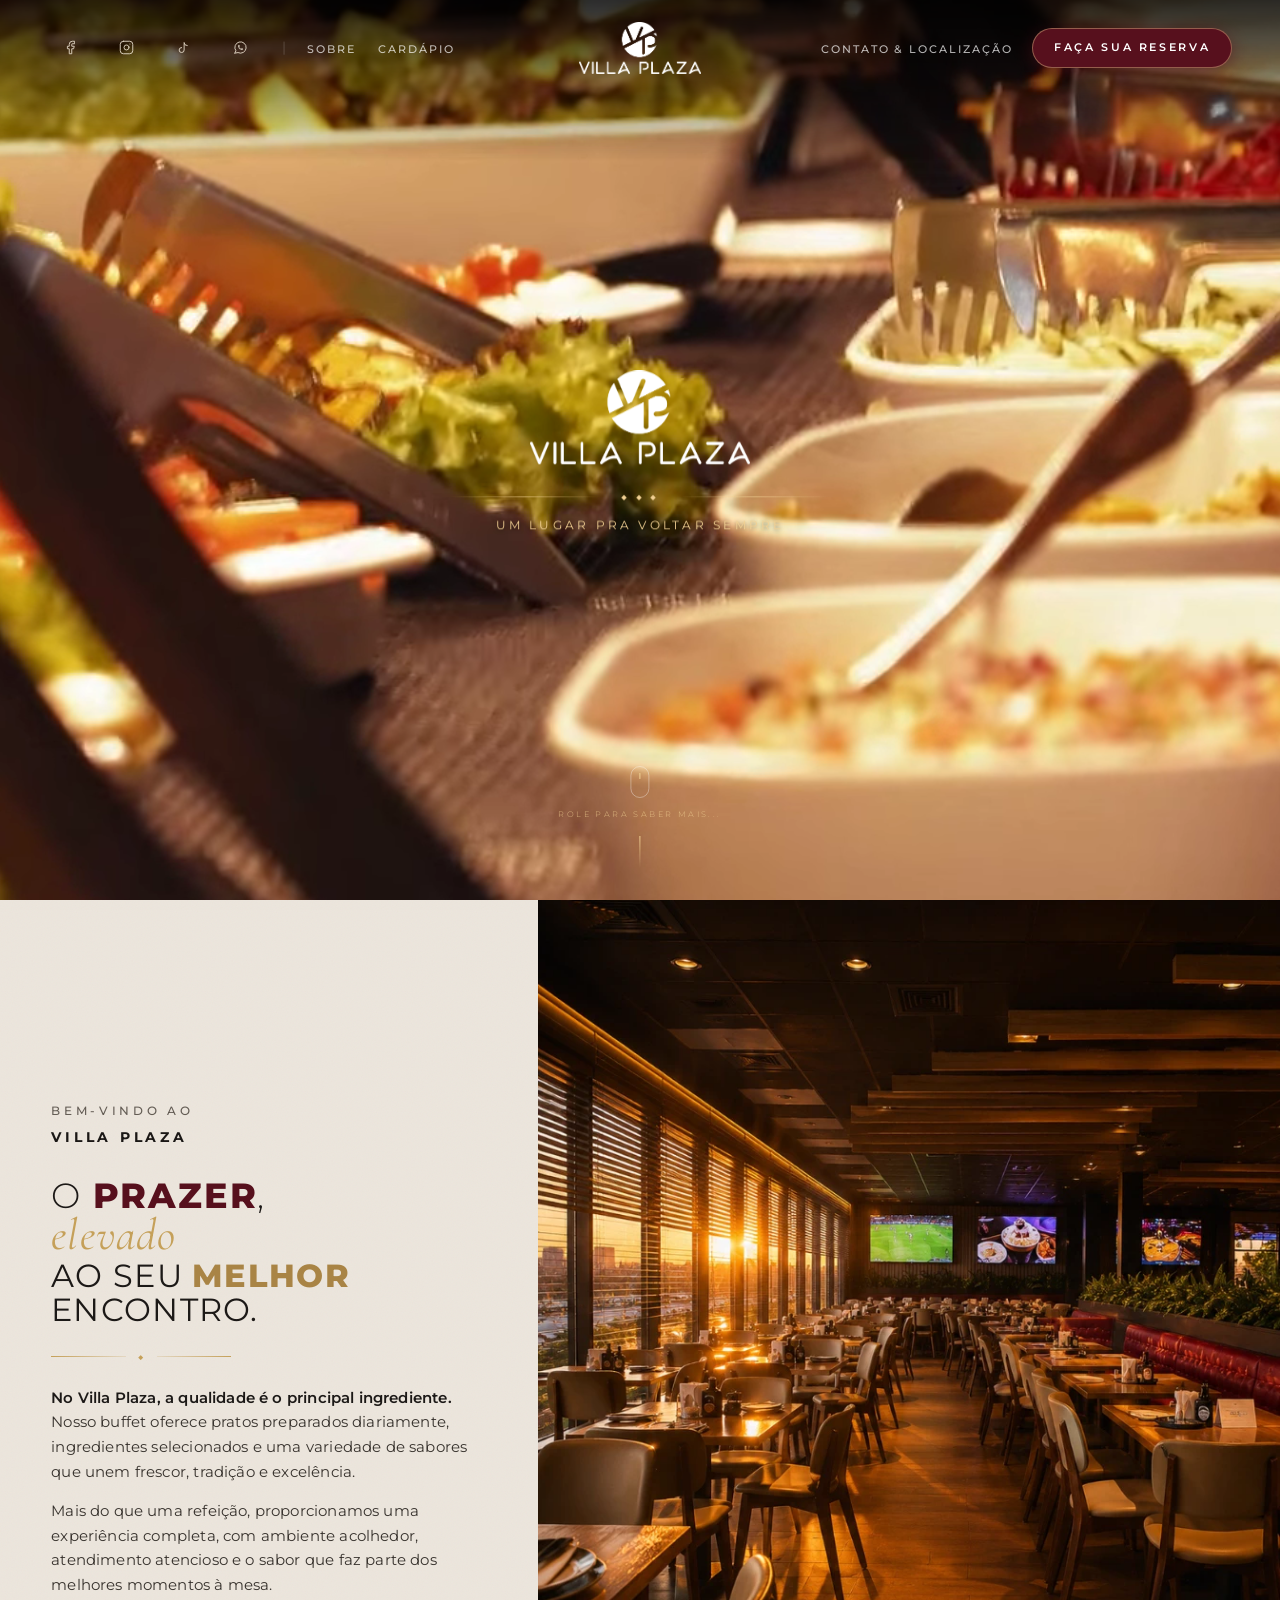
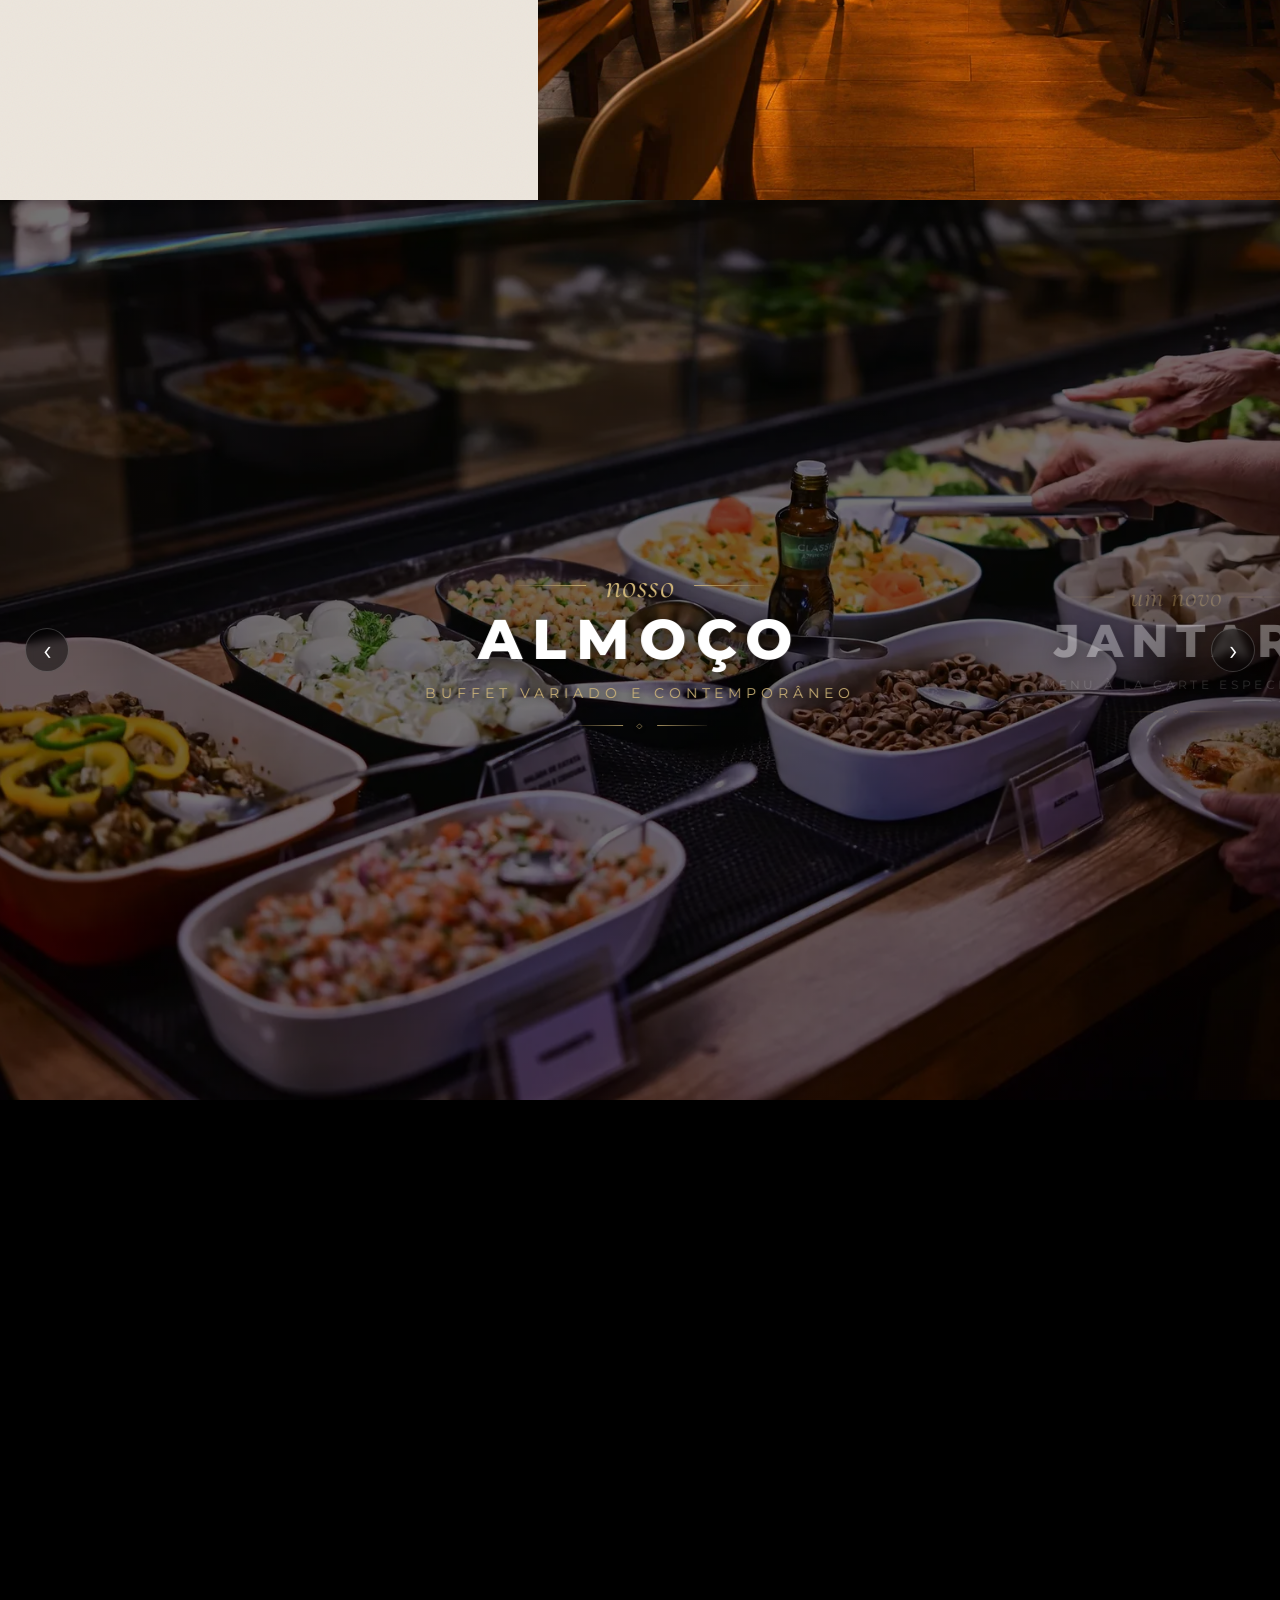
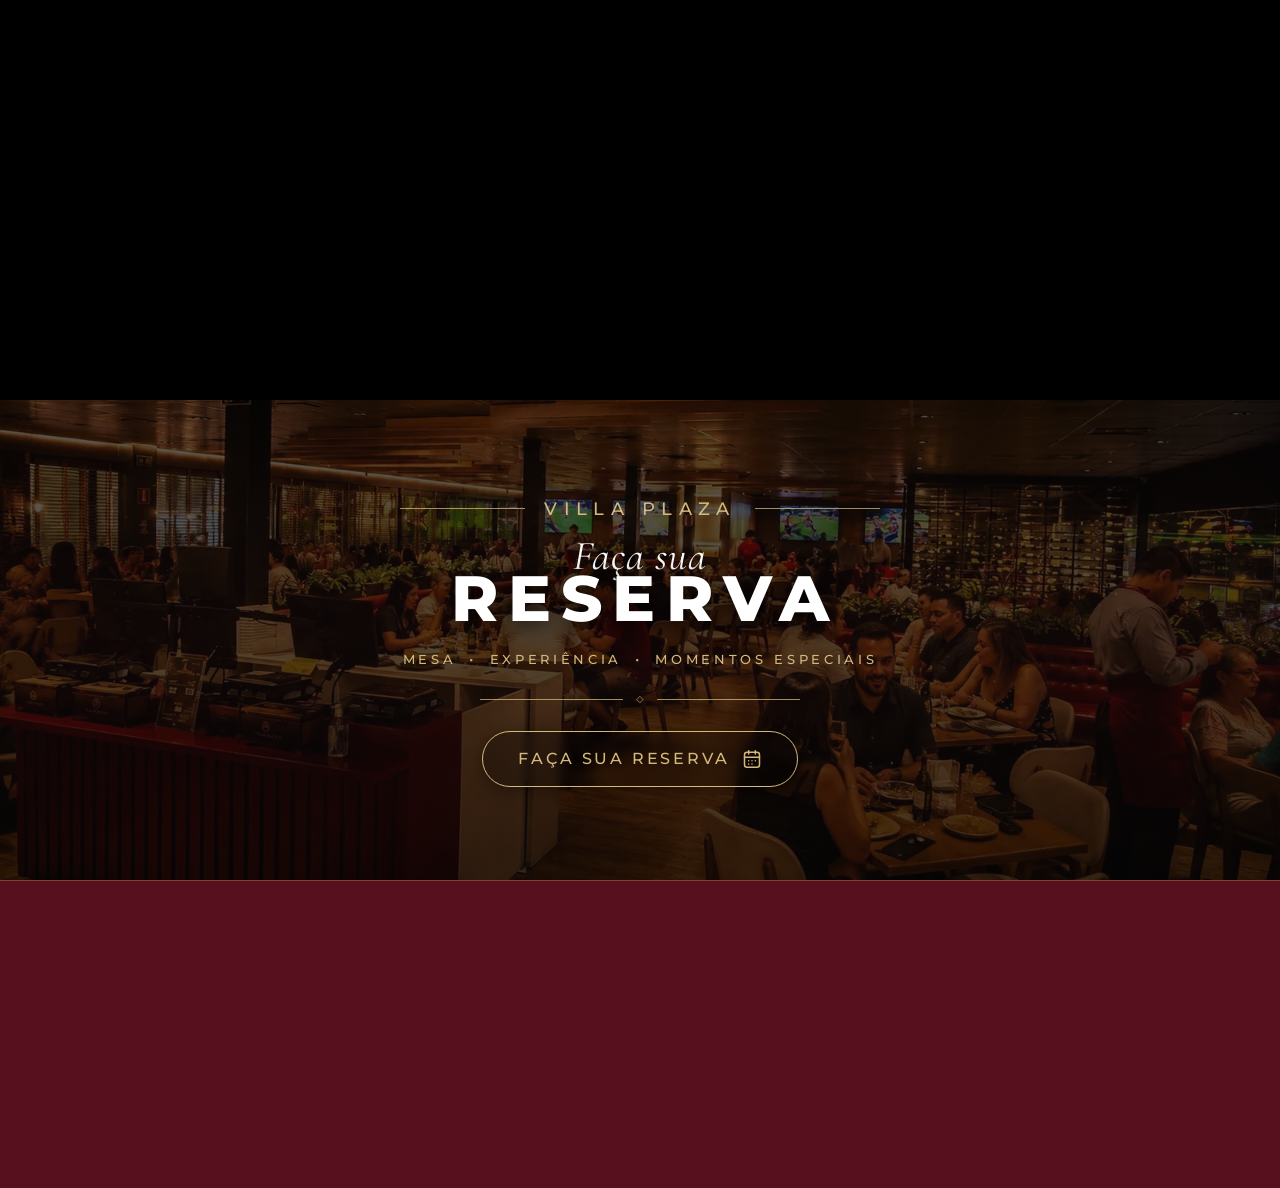
<file: index.html>
<!DOCTYPE html>
<html lang="pt-BR">
<head>
    <meta charset="UTF-8">
    <meta name="viewport" content="width=device-width, initial-scale=1.0">
    <title>Villa Plaza Restaurante | Experiência Gastronômica em Belém</title>
    <meta name="description" content="Villa Plaza Restaurante - Uma jornada gastronômica por pratos autorais, buffet completo, pizzas artesanais e momentos memoráveis no mezanino do +B Supermercados em Belém.">
    
    <link rel="canonical" href="https://villaplaza.suporteide.digital/">
    <meta name="theme-color" content="#57101D">

    <!-- Open Graph / Social Media -->
    <meta property="og:type" content="website">
    <meta property="og:title" content="Villa Plaza Restaurante | Experiência Gastronômica em Belém">
    <meta property="og:description" content="Uma jornada gastronômica por pratos autorais, buffet completo, pizzas artesanais e momentos memoráveis no mezanino do +B Supermercados em Belém.">
    <meta property="og:image" content="assets/ambiente/ambiente-salao-principal.webp">
    <meta property="og:url" content="https://villaplaza.suporteide.digital/">

    <!-- Twitter Card -->
    <meta name="twitter:card" content="summary_large_image">
    <meta name="twitter:title" content="Villa Plaza Restaurante | Experiência Gastronômica em Belém">
    <meta name="twitter:description" content="Uma jornada gastronômica por pratos autorais e pizzas artesanais em Belém.">
    <meta name="twitter:image" content="assets/ambiente/ambiente-salao-principal.webp">

    <!-- Google Fonts -->
    <link rel="preconnect" href="https://fonts.googleapis.com">
    <link rel="preconnect" href="https://fonts.gstatic.com" crossorigin>
    <link href="https://fonts.googleapis.com/css2?family=Albert+Sans:wght@300;400;500;600;700&family=Alex+Brush&family=Cormorant+Garamond:ital,wght@0,300;0,400;0,500;0,600;0,700;1,300;1,400;1,500;1,600;1,700&family=Great+Vibes&family=Montserrat:ital,wght@0,300;0,400;0,500;0,600;0,700;1,300;1,400;1,500;1,600;1,700&family=Pinyon+Script&display=swap" rel="stylesheet">

    <!-- Structured Data (Schema.org JSON-LD) -->
    <script type="application/ld+json">
    {
      "@context": "https://schema.org",
      "@type": "Restaurant",
      "name": "Villa Plaza Restaurante",
      "image": "assets/logos/logo-villa-plaza-white.webp",
      "description": "Uma jornada sensorial por rótulos selecionados, gastronomia autoral contemporânea e momentos memoráveis em Belém.",
      "address": {
        "@type": "PostalAddress",
        "streetAddress": "Av. Gov. José Malcher, 2388 - (Mezanino do +B Supermercados – Unidade Plaza)",
        "addressLocality": "Belém",
        "addressRegion": "PA",
        "postalCode": "66060-000",
        "addressCountry": "BR"
      },
      "geo": {
        "@type": "GeoCoordinates",
        "latitude": -1.4557003,
        "longitude": -48.4773089
      },
      "url": "https://villaplaza.suporteide.digital/",
      "telephone": "+5591984040710",
      "servesCuisine": "Contemporânea, Pizzaria, Buffet, Feijoada, Drinks",
      "priceRange": "$$$",
      "openingHoursSpecification": [
        {
          "@type": "OpeningHoursSpecification",
          "dayOfWeek": ["Monday", "Tuesday", "Wednesday", "Thursday", "Friday", "Saturday"],
          "opens": "11:30",
          "closes": "15:00"
        },
        {
          "@type": "OpeningHoursSpecification",
          "dayOfWeek": ["Monday", "Tuesday", "Wednesday", "Thursday", "Friday", "Saturday"],
          "opens": "17:30",
          "closes": "22:00"
        },
        {
          "@type": "OpeningHoursSpecification",
          "dayOfWeek": "Sunday",
          "opens": "11:30",
          "closes": "21:00"
        }
      ],
      "sameAs": [
        "https://www.instagram.com/villaplazabelem/",
        "https://www.tiktok.com/@villa.plaza",
        "https://www.facebook.com/villaplazabelem/"
      ]
    }
    </script>

    <link rel="stylesheet" href="style.css?v=20260904_v3">
    <link rel="stylesheet" href="assets/css/menu-flipbook.css?v=20260904_v1">
</head>
<body>

    <!-- ========================================
         HEADER & NAVIGATION
         ======================================== -->
    <header class="header" id="navbar">
        <div class="header-container">
            <!-- Menu Esquerdo + Redes Sociais -->
            <div class="header-left-side">
                <div class="header-socials">
                    <a href="https://www.facebook.com/villaplazabelem/" target="_blank" rel="noopener noreferrer" class="header-social-link" aria-label="Siga-nos no Facebook">
                        <svg class="header-social-icon" viewBox="0 0 24 24" fill="none" stroke="currentColor" stroke-width="1.5" stroke-linecap="round" stroke-linejoin="round">
                            <path d="M18 2h-3a5 5 0 0 0-5 5v3H7v4h3v8h4v-8h3l1-4h-4V7a1 1 0 0 1 1-1h3z"></path>
                        </svg>
                    </a>
                    <a href="https://www.instagram.com/villaplazabelem/" target="_blank" rel="noopener noreferrer" class="header-social-link" aria-label="Siga-nos no Instagram">
                        <svg class="header-social-icon" viewBox="0 0 24 24" fill="none" stroke="currentColor" stroke-width="1.5" stroke-linecap="round" stroke-linejoin="round">
                            <rect x="2" y="2" width="20" height="20" rx="5" ry="5"></rect>
                            <path d="M16 11.37A4 4 0 1 1 12.63 8 4 4 0 0 1 16 11.37z"></path>
                            <line x1="17.5" y1="6.5" x2="17.51" y2="6.5"></line>
                        </svg>
                    </a>
                    <a href="https://www.tiktok.com/@villa.plaza" target="_blank" rel="noopener noreferrer" class="header-social-link" aria-label="Siga-nos no TikTok">
                        <svg class="header-social-icon" viewBox="0 0 24 24" fill="none" stroke="currentColor" stroke-width="1.5" stroke-linecap="round" stroke-linejoin="round">
                            <path d="M9 12a4 4 0 1 0 4 4V4a5 5 0 0 0 5 5"></path>
                        </svg>
                    </a>
                    <a href="https://api.whatsapp.com/send/?phone=5591992159505&text&type=phone_number&app_absent=0" target="_blank" rel="noopener noreferrer" class="header-social-link" aria-label="Fale conosco no WhatsApp">
                        <svg class="header-social-icon" viewBox="0 0 24 24" fill="none" stroke="currentColor" stroke-width="1.5" stroke-linecap="round" stroke-linejoin="round">
                            <path d="M3 21l1.65-3.8a9 9 0 1 1 3.4 2.9l-5.05 .9" />
                            <path d="M9 10a.5.5 0 0 0 1 0v-1a.5.5 0 0 0-1 0v1a5 5 0 0 0 5 5h1a.5.5 0 0 0 0-1h-1a.5.5 0 0 0 0 1" />
                        </svg>
                    </a>
                </div>
                <span class="header-separator">|</span>
                <ul class="nav-menu nav-menu-left">
                    <li><a href="#sobre" class="nav-link">Sobre</a></li>
                    <li><a href="#cardapio" class="nav-link">Cardápio</a></li>
                </ul>
            </div>

            <!-- Logo Centralizada -->
            <a href="#home" class="header-logo" aria-label="Voltar ao topo">
                <img src="assets/logos/logo-villa-plaza-white.webp" alt="Villa Plaza Restaurante Logo" decoding="async">
            </a>

            <!-- Menu Direito + Ações -->
            <div class="header-right-side">
                <ul class="nav-menu nav-menu-right">
                    <li><a href="#localizacao" class="nav-link">Contato & Localização</a></li>
                </ul>

                <a href="https://api.whatsapp.com/send/?phone=5591992159505&text&type=phone_number&app_absent=0" target="_blank" rel="noopener noreferrer" class="btn-header-reserve">FAÇA SUA RESERVA</a>
            </div>

            <!-- Hamburger Button -->
            <button class="hamburger" id="hamburgerBtn" aria-label="Abrir Menu">
                <span></span>
                <span></span>
                <span></span>
            </button>
        </div>
    </header>

    <!-- Mobile Drawer Overlay & Drawer -->
    <div class="mobile-overlay" id="mobileOverlay"></div>
    <nav class="mobile-nav" id="mobileNav" aria-label="Menu de Navegação Mobile">
        <!-- Top Bar com Logo e Fechar -->
        <div class="mobile-nav-top">
            <a href="#home" class="mobile-nav-logo" id="mobileNavLogo" aria-label="Villa Plaza Início">
                <img src="assets/logos/logo-villa-plaza-white.webp" alt="Villa Plaza Restaurante" width="128" height="34">
            </a>
            <button class="mobile-nav-close" id="mobileNavClose" aria-label="Fechar menu">
                <svg width="20" height="20" viewBox="0 0 24 24" fill="none" stroke="currentColor" stroke-width="2" stroke-linecap="round" stroke-linejoin="round">
                    <line x1="18" y1="6" x2="6" y2="18"></line>
                    <line x1="6" y1="6" x2="18" y2="18"></line>
                </svg>
            </button>
        </div>

        <!-- Links de Navegação Principais -->
        <div class="mobile-nav-menu">
            <a href="#sobre" class="mobile-nav-link">
                <span>Sobre</span>
                <span class="mobile-nav-arrow">&rsaquo;</span>
            </a>
            <a href="#cardapio" class="mobile-nav-link">
                <span>Cardápio</span>
                <span class="mobile-nav-arrow">&rsaquo;</span>
            </a>
            <a href="#localizacao" class="mobile-nav-link">
                <span>Contato &amp; Localização</span>
                <span class="mobile-nav-arrow">&rsaquo;</span>
            </a>
        </div>

        <!-- Botão Nobre de Ação: Reserva -->
        <div class="mobile-nav-action">
            <a href="https://api.whatsapp.com/send/?phone=5591992159505&text&type=phone_number&app_absent=0" target="_blank" rel="noopener noreferrer" class="mobile-nav-cta">
                <svg width="18" height="18" viewBox="0 0 24 24" fill="none" stroke="currentColor" stroke-width="2" stroke-linecap="round" stroke-linejoin="round">
                    <path d="M3 21l1.65-3.8a9 9 0 1 1 3.4 2.9l-5.05 .9" />
                    <path d="M9 10a.5.5 0 0 0 1 0v-1a.5.5 0 0 0-1 0v1a5 5 0 0 0 5 5h1a.5.5 0 0 0 0-1h-1a.5.5 0 0 0 0 1" />
                </svg>
                <span>FAÇA SUA RESERVA</span>
            </a>
        </div>

        <!-- Rodapé do Menu: Redes e Contato Rápido -->
        <div class="mobile-nav-footer">
            <div class="mobile-socials">
                <a href="https://www.facebook.com/villaplazabelem/" target="_blank" rel="noopener noreferrer" aria-label="Siga-nos no Facebook">
                    <svg viewBox="0 0 24 24" fill="none" stroke="currentColor" stroke-width="1.5" stroke-linecap="round" stroke-linejoin="round" style="width: 19px; height: 19px;">
                        <path d="M18 2h-3a5 5 0 0 0-5 5v3H7v4h3v8h4v-8h3l1-4h-4V7a1 1 0 0 1 1-1h3z"></path>
                    </svg>
                </a>
                <a href="https://www.instagram.com/villaplazabelem/" target="_blank" rel="noopener noreferrer" aria-label="Siga-nos no Instagram">
                    <svg viewBox="0 0 24 24" fill="none" stroke="currentColor" stroke-width="1.5" stroke-linecap="round" stroke-linejoin="round" style="width: 19px; height: 19px;">
                        <rect x="2" y="2" width="20" height="20" rx="5" ry="5"></rect>
                        <path d="M16 11.37A4 4 0 1 1 12.63 8 4 4 0 0 1 16 11.37z"></path>
                        <line x1="17.5" y1="6.5" x2="17.51" y2="6.5"></line>
                    </svg>
                </a>
                <a href="https://www.tiktok.com/@villa.plaza" target="_blank" rel="noopener noreferrer" aria-label="Siga-nos no TikTok">
                    <svg viewBox="0 0 24 24" fill="none" stroke="currentColor" stroke-width="1.5" stroke-linecap="round" stroke-linejoin="round" style="width: 19px; height: 19px;">
                        <path d="M9 12a4 4 0 1 0 4 4V4a5 5 0 0 0 5 5"></path>
                    </svg>
                </a>
                <a href="https://api.whatsapp.com/send/?phone=5591992159505&text&type=phone_number&app_absent=0" target="_blank" rel="noopener noreferrer" aria-label="Fale conosco no WhatsApp">
                    <svg viewBox="0 0 24 24" fill="none" stroke="currentColor" stroke-width="1.5" stroke-linecap="round" stroke-linejoin="round" style="width: 19px; height: 19px;">
                        <path d="M3 21l1.65-3.8a9 9 0 1 1 3.4 2.9l-5.05 .9" />
                        <path d="M9 10a.5.5 0 0 0 1 0v-1a.5.5 0 0 0-1 0v1a5 5 0 0 0 5 5h1a.5.5 0 0 0 0-1h-1a.5.5 0 0 0 0 1" />
                    </svg>
                </a>
            </div>
            <div class="mobile-nav-info">
                <span class="mobile-nav-address">Av. Gov. José Malcher, 2388 • Belém/PA</span>
                <span class="mobile-nav-phone">(91) 99215-9505</span>
            </div>
        </div>
    </nav>

    <!-- ========================================
         HERO SECTION
         ======================================== -->
    <section id="home" class="hero parallax-container" data-parallax-speed="0.38">
        <div class="hero-bg">
            <!-- Desktop Horizontal Video (Landscape / Telas amplas) -->
            <video id="heroVideoDesktop" class="hero-video hero-video--desktop parallax-img" data-parallax-speed="0.38" autoplay loop muted playsinline webkit-playsinline preload="auto" poster="assets/hero/hero-video-desktop-poster.webp">
                <source src="assets/hero/hero-video-desktop.mp4" type="video/mp4">
                <source src="assets/hero/hero-video-desktop.webm" type="video/webm">
            </video>
            <!-- Mobile Vertical Video (Portrait / Dispositivos móveis) -->
            <video id="heroVideoMobile" class="hero-video hero-video--mobile" autoplay loop muted playsinline webkit-playsinline preload="auto" poster="assets/hero/hero-video-mobile-poster.webp">
                <source src="assets/hero/hero-video-mobile.mp4" type="video/mp4">
                <source src="assets/hero/hero-video-mobile.webm" type="video/webm">
            </video>
        </div>
        
        <div class="hero-overlay-dark"></div>

        <div class="hero-content parallax-element" data-parallax-speed="-0.14">
            <div class="hero-logo">
                <img src="assets/logos/logo-villa-plaza-white.webp" alt="Villa Plaza Restaurante Logo" decoding="async">
            </div>
            
            <div class="hero-divider">
                <span class="line"></span>
                <span class="diamonds">◆ ◆ ◆</span>
                <span class="line"></span>
            </div>

            <h1 class="hero-title">UM LUGAR PRA VOLTAR SEMPRE</h1>
        </div>

        <div class="hero-explore-indicator">
            <div class="mouse-icon">
                <div class="mouse-wheel"></div>
            </div>
            <span>Role para saber mais...</span>
            <div class="hero-explore-line"></div>
        </div>
    </section>

    <!-- ========================================
         SEÇÃO 2: SOBRE NÓS / NOSSA HISTÓRIA
         ======================================== -->
    <section id="sobre" class="sobre-section">
        <div class="sobre-grid">
            
            <!-- Coluna Esquerda: Texto em Card Creme Elegante -->
            <div class="sobre-content-side reveal-up">
                <div class="sobre-header-tag">
                    <span class="sobre-sub">BEM-VINDO AO</span>
                    <span class="sobre-brand">VILLA PLAZA</span>
                </div>

                <h2 class="sobre-headline">
                    <span class="sobre-line-1">O <strong>PRAZER</strong>,</span>
                    <span class="sobre-script-gold">elevado</span>
                    <span class="sobre-line-2">AO SEU <span class="sobre-highlight-gold">MELHOR</span></span>
                    <span class="sobre-line-3">ENCONTRO.</span>
                </h2>

                <div class="sobre-divider-diamond">
                    <span class="line left"></span>
                    <span class="diamond">◆</span>
                    <span class="line right"></span>
                </div>

                <div class="sobre-paragraphs">
                    <p>
                        <strong>No Villa Plaza, a qualidade é o principal ingrediente.</strong> Nosso buffet oferece pratos preparados diariamente, ingredientes selecionados e uma variedade de sabores que unem frescor, tradição e excelência.
                    </p>
                    <p>
                        Mais do que uma refeição, proporcionamos uma experiência completa, com ambiente acolhedor, atendimento atencioso e o sabor que faz parte dos melhores momentos à mesa.
                    </p>
                </div>
            </div>

            <!-- Coluna Direita: Imagem do Ambiente do Restaurante -->
            <div class="sobre-image-side reveal-up" style="transition-delay: 0.15s;">
                <img src="assets/ambiente/sobre-nos-villa-plaza.webp" alt="Ambiente do Villa Plaza Restaurante ao pôr do sol" loading="lazy" decoding="async">
            </div>

        </div>
    </section>

    <!-- ========================================
         SEÇÃO 3: CARROSSEL SHOWCASE DE EXPERIÊNCIAS (ALMOÇO, JANTAR, HAPPY HOUR)
         ======================================== -->
    <section class="showcase-section" id="experiencia">
        <div class="showcase-backgrounds">
            <div class="showcase-bg active" style="background-image: linear-gradient(rgba(0,0,0,0.55), rgba(0,0,0,0.55)), url('assets/gastronomia/gastronomia-buffet-saladas.webp');"></div>
            <div class="showcase-bg" style="background-image: linear-gradient(rgba(0,0,0,0.55), rgba(0,0,0,0.55)), url('assets/gastronomia/prato-comida.webp');"></div>
            <div class="showcase-bg" style="background-image: linear-gradient(rgba(0,0,0,0.55), rgba(0,0,0,0.55)), url('assets/experiencias/experiencia-chopp-heineken.webp');"></div>
        </div>
        
        <div class="showcase-carousel-wrapper">
            <div class="showcase-track">
                <!-- Slide 1: Almoço -->
                <div class="showcase-slide active" data-index="0">
                    <div class="showcase-top-accent">
                        <span class="showcase-line left"></span>
                        <span class="showcase-script">nosso</span>
                        <span class="showcase-line right"></span>
                    </div>
                    <h3 class="showcase-title">ALMOÇO</h3>
                    <span class="showcase-subtitle">BUFFET VARIADO E CONTEMPORÂNEO</span>
                    <div class="showcase-bottom-ornament">
                        <span class="showcase-line left"></span>
                        <span class="showcase-diamond">◇</span>
                        <span class="showcase-line right"></span>
                    </div>
                </div>
                <!-- Slide 2: Jantar -->
                <div class="showcase-slide" data-index="1">
                    <div class="showcase-top-accent">
                        <span class="showcase-line left"></span>
                        <span class="showcase-script">um novo</span>
                        <span class="showcase-line right"></span>
                    </div>
                    <h3 class="showcase-title">JANTAR</h3>
                    <span class="showcase-subtitle">MENU À LA CARTE ESPECIAL</span>
                    <div class="showcase-bottom-ornament">
                        <span class="showcase-line left"></span>
                        <span class="showcase-diamond">◇</span>
                        <span class="showcase-line right"></span>
                    </div>
                </div>
                <!-- Slide 3: Happy Hour -->
                <div class="showcase-slide" data-index="2">
                    <div class="showcase-top-accent">
                        <span class="showcase-line left"></span>
                        <span class="showcase-script">happy</span>
                        <span class="showcase-line right"></span>
                    </div>
                    <h3 class="showcase-title">HOUR</h3>
                    <span class="showcase-subtitle">CHOPP GELADO & DRINKS</span>
                    <div class="showcase-bottom-ornament">
                        <span class="showcase-line left"></span>
                        <span class="showcase-diamond">◇</span>
                        <span class="showcase-line right"></span>
                    </div>
                </div>
            </div>
        </div>

        <!-- Botões de navegação do carrossel -->
        <button class="showcase-nav-arrow arrow-left" aria-label="Anterior">&lsaquo;</button>
        <button class="showcase-nav-arrow arrow-right" aria-label="Próximo">&rsaquo;</button>
    </section>



    <!-- ========================================
         SEÇÃO 4: CARDÁPIO À LA CARTE (SPLIT CREAM + VINHO)
         ======================================== -->
    <section id="cardapio" class="cardapio-split-section parallax-container">
        <!-- Lado Esquerdo: Fundo Creme com Texto -->
        <div class="cardapio-left-cream">
            <div class="cardapio-left-content reveal-up parallax-element" data-parallax-speed="0.10">
                <span class="split-tag">— MENU —</span>
                <h2 class="split-title"><span class="typo-light" style="font-size: 0.8em; letter-spacing: 0.08em; text-transform: uppercase;">Confira o</span> <br><strong class="typo-extrabold" style="color: #57101D;">NOSSO</strong> <span class="italic-script">Cardápio</span></h2>
                <p>
                    Pratos autorais elaborados com ingredientes selecionados e apresentação impecável.
                </p>
                <button class="btn-cardapio trigger-menu-modal">VER CARDÁPIO</button>
            </div>
        </div>

        <!-- Lado Direito: Fundo Vinho Elegante -->
        <div class="cardapio-right-video">
            <div class="cardapio-right-overlay"></div>
        </div>

        <!-- Imagem do Menu Flutuante -->
        <img class="cardapio-menu-float trigger-menu-modal" src="assets/CardapioMenu/cardapio-villa-plaza-open.png" alt="Cardápio Villa Plaza Restaurante" style="cursor: pointer;" loading="lazy" decoding="async">
    </section>


    <!-- ========================================
         SEÇÃO FAÇA SUA RESERVA (BANNER RODAPÉ)
         ======================================== -->
    <section class="reserva-banner-rodape" id="reserva-banner-rodape" role="region" aria-label="Faça sua Reserva no Villa Plaza">
        <div class="reserva-banner-rodape__bg" style="background-image: url('assets/ambiente/ambiente-interior-mezanino.webp');"></div>
        <div class="reserva-banner-rodape__overlay"></div>
        <div class="reserva-banner-rodape__content">
            
            <!-- Linha Superior com Nome da Marca -->
            <div class="reserva-banner-rodape__top">
                <span class="reserva-banner-rodape__line"></span>
                <span class="reserva-banner-rodape__brand">VILLA PLAZA</span>
                <span class="reserva-banner-rodape__line"></span>
            </div>

            <!-- Título Principal -->
            <h2 class="reserva-banner-rodape__headline">
                <span class="reserva-banner-rodape__script">Faça sua</span>
                <span class="reserva-banner-rodape__main">RESERVA</span>
            </h2>

            <!-- Subtítulo / Tags -->
            <div class="reserva-banner-rodape__sub">
                <span>MESA</span>
                <span class="bullet">•</span>
                <span>EXPERIÊNCIA</span>
                <span class="bullet">•</span>
                <span>MOMENTOS ESPECIAIS</span>
            </div>

            <!-- Divisor Inferior com Losango -->
            <div class="reserva-banner-rodape__bottom">
                <span class="reserva-banner-rodape__line"></span>
                <span class="reserva-banner-rodape__diamond">◇</span>
                <span class="reserva-banner-rodape__line"></span>
            </div>

            <!-- Botão Minimalista Faça Sua Reserva -->
            <a href="https://api.whatsapp.com/send/?phone=5591992159505&text&type=phone_number&app_absent=0" target="_blank" rel="noopener noreferrer" class="reserva-banner-rodape__btn">
                <span>FAÇA SUA RESERVA</span>
                <svg width="20" height="20" viewBox="0 0 24 24" fill="none" stroke="currentColor" stroke-width="1.8" stroke-linecap="round" stroke-linejoin="round">
                    <rect x="3" y="4" width="18" height="18" rx="3" ry="3"></rect>
                    <line x1="16" y1="2" x2="16" y2="6"></line>
                    <line x1="8" y1="2" x2="8" y2="6"></line>
                    <line x1="3" y1="10" x2="21" y2="10"></line>
                    <path d="M8 14h.01M12 14h.01M16 14h.01M8 18h.01M12 18h.01"></path>
                </svg>
            </a>

        </div>
    </section>

    <!-- ========================================
         3. PREMIUM FOOTER VILLA PLAZA
         ======================================== -->
    <footer class="footer-premium" id="localizacao">
        <div class="footer-premium__inner">

            <!-- Column 1: Logo + Separador + Social -->
            <div class="footer-col footer-col-logo">
                <img src="assets/logos/logo-villa-plaza-white.webp" 
                     alt="Villa Plaza Restaurante Logo" 
                     class="footer-logo-img"
                     loading="lazy"
                     decoding="async">

                <div class="footer-logo-divider">
                    <span class="line"></span>
                    <span class="star">✦</span>
                    <span class="line"></span>
                </div>

                <div class="footer-socials">
                    <a href="https://www.instagram.com/villaplazabelem/" target="_blank" rel="noopener noreferrer" class="footer-social-link" aria-label="Instagram Villa Plaza">
                        <svg viewBox="0 0 24 24"><rect x="2" y="2" width="20" height="20" rx="5" ry="5"></rect><path d="M16 11.37A4 4 0 1 1 12.63 8 4 4 0 0 1 16 11.37z"></path><line x1="17.5" y1="6.5" x2="17.51" y2="6.5"></line></svg>
                    </a>
                    <a href="https://www.tiktok.com/@villa.plaza" target="_blank" rel="noopener noreferrer" class="footer-social-link" aria-label="TikTok Villa Plaza">
                        <svg viewBox="0 0 24 24" fill="none" stroke="currentColor" stroke-width="1.5" stroke-linecap="round" stroke-linejoin="round"><path d="M9 12a4 4 0 1 0 4 4V4a5 5 0 0 0 5 5"></path></svg>
                    </a>
                    <a href="https://www.facebook.com/villaplazabelem/" target="_blank" rel="noopener noreferrer" class="footer-social-link" aria-label="Facebook Villa Plaza">
                        <svg viewBox="0 0 24 24"><path d="M18 2h-3a5 5 0 0 0-5 5v3H7v4h3v8h4v-8h3l1-4h-4V7a1 1 0 0 1 1-1h3z"></path></svg>
                    </a>
                </div>
            </div>

            <!-- Column 2: Localização -->
            <div class="footer-col footer-col-contact">
                <h3 class="footer-col__title">
                    LOCALIZAÇÃO
                </h3>
                <div class="footer-title-star">✦</div>

                <div class="footer-contact-item">
                    <svg viewBox="0 0 24 24" class="footer-icon-gold"><path d="M21 10c0 7-9 13-9 13s-9-6-9-13a9 9 0 0 1 18 0z"></path><circle cx="12" cy="10" r="3"></circle></svg>
                    <span>
                        Av. Gov. José Malcher, 2388<br>
                        Belém - PA<br>
                        <span class="footer-subtext">(Mezanino do +B Supermercados – Unidade Plaza)</span>
                    </span>
                </div>
            </div>

            <!-- Column 3: Mapa -->
            <div class="footer-col footer-col-map">
                <a href="https://maps.google.com/?q=Villa+Plaza+Bel%C3%A9m+Gov+Jos%C3%A9+Malcher+2388" 
                   target="_blank" 
                   class="footer-map-link"
                   aria-label="Ver localização no Google Maps">
                    <div class="footer-map-frame">
                        <img src="assets/mapa-vila-plaza.png" 
                             alt="Mapa de localização do Villa Plaza Belém na Av. Gov. José Malcher" 
                             class="footer-map-img"
                             loading="lazy"
                             decoding="async">
                    </div>
                </a>
            </div>

            <!-- Column 4: Horário de Funcionamento -->
            <div class="footer-col footer-col-hours">
                <h3 class="footer-col__title">
                    HORÁRIO DE<br>FUNCIONAMENTO
                </h3>

                <div class="footer-hours-block">
                    <div class="footer-hours-day">
                        <svg viewBox="0 0 24 24" class="footer-icon-gold"><circle cx="12" cy="12" r="10"></circle><polyline points="12 6 12 12 16 14"></polyline></svg>
                        <span>Segunda à Sábado</span>
                    </div>
                    <div class="footer-hours-time">11h30 às 15h / 17h30 às 22h</div>
                </div>

                <div class="footer-hours-block" style="margin-top: 0.85rem;">
                    <div class="footer-hours-day">
                        <svg viewBox="0 0 24 24" class="footer-icon-gold"><rect x="3" y="4" width="18" height="18" rx="2" ry="2"></rect><line x1="16" y1="2" x2="16" y2="6"></line><line x1="8" y1="2" x2="8" y2="6"></line><line x1="3" y1="10" x2="21" y2="10"></line></svg>
                        <span>Domingo</span>
                    </div>
                    <div class="footer-hours-time">11h30 às 21h</div>
                </div>
            </div>

            <!-- Column 5: Fale Conosco -->
            <div class="footer-col footer-col-whatsapp">
                <h3 class="footer-col__title">
                    FALE CONOSCO
                </h3>

                <a href="https://api.whatsapp.com/send/?phone=5591992159505&text&type=phone_number&app_absent=0" 
                   target="_blank" 
                   rel="noopener noreferrer"
                   class="footer-whatsapp-contact-link">
                    <svg viewBox="0 0 24 24" class="footer-whatsapp-icon-gold" fill="none" stroke="currentColor" stroke-width="1.5" stroke-linecap="round" stroke-linejoin="round">
                        <path d="M3 21l1.65-3.8a9 9 0 1 1 3.4 2.9l-5.05 .9" />
                        <path d="M9 10a.5.5 0 0 0 1 0v-1a.5.5 0 0 0-1 0v1a5 5 0 0 0 5 5h1a.5.5 0 0 0 0-1h-1a.5.5 0 0 0 0 1" />
                    </svg>
                    <span class="footer-whatsapp-number">(91) 99215-9505</span>
                </a>

                <a href="https://api.whatsapp.com/send/?phone=5591992159505&text&type=phone_number&app_absent=0" 
                   target="_blank" 
                   rel="noopener noreferrer"
                   class="footer-whatsapp-btn">
                    CHAMAR NO WHATSAPP
                </a>
            </div>

        </div>

        <!-- Footer Bottom Bar -->
        <div class="footer-bottom">
            <div class="footer-bottom__inner">
                <span class="footer-bottom__left">Copyright © <span id="currentYear" data-current-year>2026</span> Villa Plaza Restaurante – Todos os direitos reservados</span>
                <a href="termos-e-privacidade.html" class="footer-bottom__link">Termos &amp; Privacidade</a>
                <div class="footer-dev">
                    <span>Desenvolvido por:</span>
                    <a href="https://digital.ideinstituto.com.br/" target="_blank" rel="noopener noreferrer" aria-label="IDE Digital">
                        <img src="assets/logos/logo-idedigital.png?v=20260904_black" alt="IDE Digital" class="footer-dev-logo" width="90" height="18" loading="lazy" decoding="async">
                    </a>
                </div>
            </div>
        </div>
    </footer>


    <!-- ========================================
           RESERVAS POPUP MODAL (GLASSMORPHISM)
           ======================================== -->
    <div class="modal-overlay" id="bookingModal">
        <div class="modal-card" style="text-align: center; padding: 3.5rem 2.5rem; max-width: 460px; width: 90%;">
            <span class="modal-close-btn" id="modalCloseBtn">&times;</span>
            
            <div class="modal-icon-wrap" style="display: flex; justify-content: center; margin-bottom: 1.2rem;">
                <svg viewBox="0 0 24 24" fill="none" stroke="currentColor" stroke-width="1.2" stroke-linecap="round" stroke-linejoin="round" style="width: 46px; height: 46px; color: var(--wine-gold);">
                    <path d="M8 2h8M12 15v7M8 22h8M12 15a5 5 0 0 0 5-5V2H7v8a5 5 0 0 0 5 5z"/>
                </svg>
            </div>
            
            <h3 style="font-family: 'Montserrat', sans-serif; font-size: 2.2rem; font-weight: 500; color: var(--wine-gold); margin-bottom: 0.6rem; letter-spacing: 0.03em;">Fazer reserva</h3>
            <p style="font-family: 'Montserrat', sans-serif; font-size: 1.05rem; color: rgba(255, 255, 255, 0.9); font-weight: 300; margin-bottom: 1.5rem; line-height: 1.6; letter-spacing: 0.02em;">Sistema de reservas em construção...</p>
            <a href="https://api.whatsapp.com/send/?phone=5591992159505&text&type=phone_number&app_absent=0" target="_blank" rel="noopener noreferrer" class="btn-header-reserve" style="display: inline-block; text-decoration: none;">RESERVAR PELO WHATSAPP</a>
        </div>
    </div>

    <!-- ========================================
           CARDÁPIO FLIPBOOK MODAL (VILLA PLAZA)
           ======================================== -->
    <div class="modal-overlay menu-modal-overlay" id="menuModal" role="dialog" aria-modal="true" aria-label="Cardápio Villa Plaza" aria-hidden="true">
        <div class="menu-modal-card" role="document">
            <div class="flipbook-header">
                <img class="flipbook-brand-logo" src="assets/logos/logo-villa-plaza-white.webp" alt="Villa Plaza Restaurante">
                <div class="flipbook-toolbar" aria-label="Controles do cardápio">
                    <button class="flipbook-icon-button flipbook-nav flipbook-toolbar-nav flipbook-nav-prev" id="menuPrevBtn" type="button" aria-label="Página anterior">‹</button>
                    <label class="flipbook-page-control">
                        <span>Página</span>
                        <input id="menuPageInput" type="number" min="1" value="1" aria-label="Número da página">
                        <span>/ <strong id="menuPageTotal">—</strong></span>
                    </label>
                    <div class="flipbook-tool-group flipbook-tool-group-end">
                        <button id="menuFullscreenBtn" class="flipbook-icon-button" type="button" aria-label="Abrir tela cheia" title="Abrir tela cheia">
                            <svg viewBox="0 0 24 24" aria-hidden="true">
                                <path d="M8 3H3v5M16 3h5v5M8 21H3v-5M21 16v5h-5" />
                            </svg>
                        </button>
                        <button class="flipbook-icon-button flipbook-nav flipbook-toolbar-nav flipbook-nav-next" id="menuNextBtn" type="button" aria-label="Próxima página">›</button>
                    </div>
                </div>
                <button class="menu-modal-close" id="menuModalCloseBtn" type="button" aria-label="Fechar cardápio">
                    <svg width="22" height="22" viewBox="0 0 24 24" fill="none" stroke="currentColor" stroke-width="2.8" stroke-linecap="round" stroke-linejoin="round" aria-hidden="true">
                        <line x1="18" y1="6" x2="6" y2="18"></line>
                        <line x1="6" y1="6" x2="18" y2="18"></line>
                    </svg>
                </button>
            </div>

            <div class="flipbook-reader" id="menuFlipbookStage" tabindex="0" aria-label="Leitor do cardápio">
                <div class="flipbook-page-area" id="menuFlipbookPages" aria-live="polite"></div>

                <div class="menu-pdf-loading" id="menuPdfLoading" role="status">
                    <span class="pdf-spinner" aria-hidden="true"></span>
                    <span>Carregando cardápio Villa Plaza...</span>
                </div>

                <div class="menu-pdf-error" id="menuPdfError" role="alert" hidden>
                    <strong>Não foi possível carregar o cardápio.</strong>
                    <span>Por favor, tente recarregar o cardápio.</span>
                    <div class="flipbook-error-actions">
                        <button id="menuRetryBtn" type="button">Tentar novamente</button>
                    </div>
                </div>
            </div>
        </div>
    </div>
    <!-- Success Toast Notification -->
    <div class="toast-notification" id="toastNotification">
        <div class="toast-icon">✓</div>
        <div class="toast-text">
            <h4>Reserva Solicitada!</h4>
            <p>Em instantes enviaremos a confirmação no seu WhatsApp.</p>
        </div>
    </div>

    <!-- ========================================
         JAVASCRIPT
         ======================================== -->
    <script>
        // Responsive Hero Video controller & Logo animation sync
        const heroVideoDesktop = document.getElementById('heroVideoDesktop');
        const heroVideoMobile = document.getElementById('heroVideoMobile');
        const heroContent = document.querySelector('.hero-content');

        if (heroVideoDesktop && heroVideoMobile) {
            const isMobileHero = () => {
                return window.innerWidth <= 768 || (window.innerWidth <= 1024 && window.matchMedia && window.matchMedia('(orientation: portrait)').matches);
            };

            // Force native muted & inline properties for iOS/Android autoplay policy compliance
            [heroVideoDesktop, heroVideoMobile].forEach((video) => {
                video.muted = true;
                video.defaultMuted = true;
                video.playsInline = true;
                video.setAttribute('muted', '');
                video.setAttribute('playsinline', '');
                video.setAttribute('webkit-playsinline', '');
            });

            const syncHeroVideoPlayback = () => {
                const isMobile = isMobileHero();
                const active = isMobile ? heroVideoMobile : heroVideoDesktop;
                const inactive = isMobile ? heroVideoDesktop : heroVideoMobile;

                if (inactive && !inactive.paused) {
                    inactive.pause();
                }

                if (active) {
                    active.muted = true;
                    if (active.paused) {
                        const playPromise = active.play();
                        if (playPromise !== undefined) {
                            playPromise.catch(() => {});
                        }
                    }
                }
            };

            const resetHeroLogoAnim = () => {
                if (!heroContent) return;
                heroContent.style.animation = 'none';
                void heroContent.offsetHeight;
                heroContent.style.animation = '';
            };

            [heroVideoDesktop, heroVideoMobile].forEach((video) => {
                let lastVideoTime = 0;
                video.addEventListener('timeupdate', () => {
                    if (video.currentTime < lastVideoTime - 0.5) {
                        resetHeroLogoAnim();
                    }
                    lastVideoTime = video.currentTime;
                });
                video.addEventListener('ended', () => {
                    resetHeroLogoAnim();
                    video.play().catch(() => {});
                });
                video.addEventListener('loadedmetadata', syncHeroVideoPlayback, { passive: true });
                video.addEventListener('canplay', syncHeroVideoPlayback, { passive: true });
            });

            syncHeroVideoPlayback();
            window.addEventListener('resize', syncHeroVideoPlayback, { passive: true });
            window.addEventListener('orientationchange', syncHeroVideoPlayback, { passive: true });

            // Universal unlock for iOS Low Power Mode and strict mobile gesture policies
            const unlockMobileVideo = () => {
                const isMobile = isMobileHero();
                const active = isMobile ? heroVideoMobile : heroVideoDesktop;
                if (active && active.paused) {
                    active.muted = true;
                    active.play().catch(() => {});
                }
            };
            ['touchstart', 'touchend', 'click', 'scroll', 'pointerdown'].forEach((evt) => {
                window.addEventListener(evt, unlockMobileVideo, { once: true, passive: true });
            });
        }

        // Navbar Scrolled & Autohide State
        const navbar = document.getElementById('navbar');
        const mobileNav = document.getElementById('mobileNav');
        let lastScrollY = window.scrollY;
        let isTicking = false;

        window.addEventListener('scroll', () => {
            if (!isTicking) {
                window.requestAnimationFrame(() => {
                    const currentScrollY = window.scrollY;
                    if (currentScrollY > 60) {
                        if (navbar) navbar.classList.add('scrolled');
                    } else {
                        if (navbar) navbar.classList.remove('scrolled');
                    }

                    if (currentScrollY > lastScrollY && currentScrollY > 120 && mobileNav && !mobileNav.classList.contains('open')) {
                        if (navbar) navbar.classList.add('header-hidden');
                    } else {
                        if (navbar) navbar.classList.remove('header-hidden');
                    }

                    lastScrollY = currentScrollY;
                    isTicking = false;
                });
                isTicking = true;
            }
        });

        // Mobile Nav Hamburger Toggle
        const hamburgerBtn = document.getElementById('hamburgerBtn');
        const mobileOverlay = document.getElementById('mobileOverlay');
        const mobileNavClose = document.getElementById('mobileNavClose');

        function toggleMenu() {
            if (mobileNav) mobileNav.classList.toggle('open');
            if (mobileOverlay) mobileOverlay.classList.toggle('visible');
            const isOpen = mobileNav && mobileNav.classList.contains('open');
            
            if (hamburgerBtn) {
                const spans = hamburgerBtn.querySelectorAll('span');
                if (isOpen) {
                    if (spans[0]) spans[0].style.transform = 'rotate(45deg) translate(5px, 5px)';
                    if (spans[1]) spans[1].style.opacity = '0';
                    if (spans[2]) spans[2].style.transform = 'rotate(-45deg) translate(5px, -5px)';
                } else {
                    if (spans[0]) spans[0].style.transform = 'none';
                    if (spans[1]) spans[1].style.opacity = '1';
                    if (spans[2]) spans[2].style.transform = 'none';
                }
            }
        }

        if (hamburgerBtn) hamburgerBtn.addEventListener('click', toggleMenu);
        if (mobileOverlay) mobileOverlay.addEventListener('click', toggleMenu);
        if (mobileNavClose) mobileNavClose.addEventListener('click', toggleMenu);

        const mobileNavLogo = document.getElementById('mobileNavLogo');
        if (mobileNavLogo) mobileNavLogo.addEventListener('click', toggleMenu);
        const mobileNavCta = document.querySelector('.mobile-nav-cta');
        if (mobileNavCta) mobileNavCta.addEventListener('click', toggleMenu);

        document.querySelectorAll('.mobile-nav-link').forEach(link => {
            link.addEventListener('click', toggleMenu);
        });

        // Booking Modal reservation triggers & Banner WhatsApp redirect
        const bookingModal = document.getElementById('bookingModal');
        const modalCloseBtn = document.getElementById('modalCloseBtn');
        const triggers = document.querySelectorAll('.trigger-modal');

        if (bookingModal) {
            triggers.forEach(btn => {
                btn.addEventListener('click', (e) => {
                    e.preventDefault();
                    bookingModal.classList.add('active');
                });
            });

            if (modalCloseBtn) {
                modalCloseBtn.addEventListener('click', () => {
                    bookingModal.classList.remove('active');
                });
            }

            bookingModal.addEventListener('click', (e) => {
                if (e.target === bookingModal) {
                    bookingModal.classList.remove('active');
                }
            });
        }


        // Intersection Observer for scroll animations
        const revealObserver = new IntersectionObserver((entries) => {
            entries.forEach(entry => {
                if (entry.isIntersecting) {
                    entry.target.classList.add('active');
                    revealObserver.unobserve(entry.target);
                }
            });
        }, {
            threshold: 0.05,
            rootMargin: '0px 0px -40px 0px'
        });

        document.querySelectorAll('.reveal-up').forEach(element => {
            revealObserver.observe(element);
        });

        // Smooth scroll for anchor links
        document.querySelectorAll('a[href^="#"]').forEach(anchor => {
            anchor.addEventListener('click', function(e) {
                const href = this.getAttribute('href');
                if (href !== "#" && href.startsWith("#")) {
                    e.preventDefault();
                    const target = document.querySelector(href);
                    if (target) {
                        target.scrollIntoView({ behavior: 'smooth' });
                    }
                }
            });
        });

        // Navigation Scroll Spy (Cache de layout para 60+ FPS sem thrashing)
        const sections = document.querySelectorAll('section[id], footer[id], div[id].tw-acc-header');
        const navLinks = document.querySelectorAll('.nav-link');
        const mobileNavLinks = document.querySelectorAll('.mobile-nav-link');
        let sectionCache = [];

        function updateSectionCache() {
            sectionCache = Array.from(sections).map(section => ({
                id: section.getAttribute('id'),
                top: section.offsetTop,
                height: section.offsetHeight
            }));
        }

        window.addEventListener('load', updateSectionCache);
        window.addEventListener('resize', updateSectionCache, { passive: true });

        let isScrollSpyPending = false;
        function scrollSpy() {
            isScrollSpyPending = false;
            const scrollPos = window.scrollY + 160;

            sectionCache.forEach(section => {
                if (scrollPos >= section.top && scrollPos < section.top + section.height) {
                    navLinks.forEach(link => {
                        if (link.getAttribute('href') === `#${section.id}`) {
                            link.classList.add('active');
                        } else {
                            link.classList.remove('active');
                        }
                    });
                    mobileNavLinks.forEach(link => {
                        if (link.getAttribute('href') === `#${section.id}`) {
                            link.classList.add('active');
                        } else {
                            link.classList.remove('active');
                        }
                    });
                }
            });
        }

        window.addEventListener('scroll', () => {
            if (!isScrollSpyPending) {
                isScrollSpyPending = true;
                window.requestAnimationFrame(scrollSpy);
            }
        }, { passive: true });
        window.addEventListener('load', scrollSpy);

        // Fluid Parallax Engine (Smart Idle & GPU Accelerated Loop)
        class FluidParallax {
            constructor(intensity = 0.22) {
                this.intensity = intensity;
                this.items = [];
                this.isAnimating = false;
                this.init();
            }

            init() {
                if (window.innerWidth <= 768) return;

                const targets = document.querySelectorAll('.parallax-img, .parallax-img-h, .parallax-element');
                targets.forEach(target => {
                    const container = target.closest('.parallax-container') || target.parentElement;
                    const speedAttr = target.dataset.parallaxSpeed || (container && container.dataset ? container.dataset.parallaxSpeed : null);
                    const baseSpeed = parseFloat(speedAttr) || 0.15;
                    const speed = baseSpeed * this.intensity;
                    const direction = target.dataset.parallaxDirection || (target.classList.contains('parallax-img-h') ? 'horizontal' : 'vertical');

                    this.items.push({
                        container: container,
                        target: target,
                        speed: speed,
                        direction: direction,
                        currentY: 0,
                        targetY: 0,
                        currentX: 0,
                        targetX: 0
                    });
                });

                if (this.items.length === 0) return;

                const onScrollOrResize = () => {
                    this.updateTargets();
                    if (!this.isAnimating) {
                        this.isAnimating = true;
                        this.startAnimationLoop();
                    }
                };

                window.addEventListener('scroll', onScrollOrResize, { passive: true });
                window.addEventListener('resize', onScrollOrResize, { passive: true });

                this.updateTargets();
                this.isAnimating = true;
                this.startAnimationLoop();
            }

            updateTargets() {
                const viewCenter = window.innerHeight / 2;

                this.items.forEach(item => {
                    const rect = item.container.getBoundingClientRect();
                    const containerCenter = rect.top + rect.height / 2;
                    const distance = viewCenter - containerCenter;

                    if (item.direction === 'horizontal') {
                        item.targetX = distance * item.speed;
                    } else {
                        item.targetY = distance * item.speed;
                    }
                });
            }

            startAnimationLoop() {
                const animate = () => {
                    let keepRunning = false;

                    this.items.forEach(item => {
                        if (item.direction === 'horizontal') {
                            const diffX = item.targetX - item.currentX;
                            if (Math.abs(diffX) > 0.01) {
                                item.currentX += diffX * 0.08;
                                const roundedX = Math.round(item.currentX * 100) / 100;
                                item.target.style.transform = `translate3d(calc(-50% + ${roundedX}px), 0, 0)`;
                                item.target.style.setProperty('--parallax-x', `${roundedX}px`);
                                keepRunning = true;
                            }
                        } else {
                            const diffY = item.targetY - item.currentY;
                            if (Math.abs(diffY) > 0.01) {
                                item.currentY += diffY * 0.08;
                                const roundedY = Math.round(item.currentY * 100) / 100;
                                item.target.style.transform = `translate3d(0, ${roundedY}px, 0)`;
                                item.target.style.setProperty('--parallax-y', `${roundedY}px`);
                                keepRunning = true;
                            }
                        }
                    });

                    if (keepRunning) {
                        requestAnimationFrame(animate);
                    } else {
                        this.isAnimating = false;
                    }
                };

                requestAnimationFrame(animate);
            }
        }

        window.addEventListener('DOMContentLoaded', () => {
            new FluidParallax();

            // Carrossel Showcase (Almoço, Jantar, Happy Hour) com Suporte a Mouse Drag & Touch Swipe
            const showcaseWrapper = document.querySelector('.showcase-carousel-wrapper');
            const showcaseSlides = Array.from(document.querySelectorAll('.showcase-slide'));
            const showcaseBgs = Array.from(document.querySelectorAll('.showcase-bg'));
            const trackShowcase = document.querySelector('.showcase-track');
            const arrowLeftShowcase = document.querySelector('.showcase-nav-arrow.arrow-left');
            const arrowRightShowcase = document.querySelector('.showcase-nav-arrow.arrow-right');
            let currentShowcaseIdx = 0;

            let isDragging = false;
            let startX = 0;
            let currentTranslate = 0;
            let prevTranslate = 0;
            let hasMoved = false;

            function getBaseOffset(idx) {
                if (!showcaseWrapper || !showcaseSlides[idx]) return 0;
                const containerWidth = showcaseWrapper.getBoundingClientRect().width;
                const activeSlide = showcaseSlides[idx];
                const activeSlideWidth = activeSlide.getBoundingClientRect().width;
                const activeSlideOffsetLeft = activeSlide.offsetLeft;
                return (containerWidth / 2) - activeSlideOffsetLeft - (activeSlideWidth / 2);
            }

            function updateShowcase(idx) {
                if (!showcaseSlides.length || !trackShowcase) return;

                currentShowcaseIdx = (idx + showcaseSlides.length) % showcaseSlides.length;

                showcaseSlides.forEach(slide => slide.classList.remove('active'));
                const activeSlide = showcaseSlides[currentShowcaseIdx];
                if (activeSlide) activeSlide.classList.add('active');

                showcaseBgs.forEach(bg => bg.classList.remove('active'));
                if (showcaseBgs[currentShowcaseIdx]) {
                    showcaseBgs[currentShowcaseIdx].classList.add('active');
                }

                prevTranslate = getBaseOffset(currentShowcaseIdx);
                currentTranslate = prevTranslate;
                trackShowcase.style.transition = 'transform 0.6s cubic-bezier(0.25, 1, 0.5, 1)';
                trackShowcase.style.transform = `translateX(${currentTranslate}px)`;
            }

            if (showcaseSlides.length && trackShowcase && showcaseWrapper) {
                window.addEventListener('resize', () => updateShowcase(currentShowcaseIdx));
                setTimeout(() => updateShowcase(0), 150);

                // --- EVENTOS DE MOUSE DRAG & TOUCH SWIPE ---
                const startDrag = (clientX) => {
                    isDragging = true;
                    hasMoved = false;
                    startX = clientX;
                    prevTranslate = getBaseOffset(currentShowcaseIdx);
                    trackShowcase.style.transition = 'none';
                    showcaseWrapper.classList.add('is-dragging');
                };

                const moveDrag = (clientX) => {
                    if (!isDragging) return;
                    const deltaX = clientX - startX;
                    if (Math.abs(deltaX) > 5) hasMoved = true;
                    currentTranslate = prevTranslate + deltaX;
                    trackShowcase.style.transform = `translateX(${currentTranslate}px)`;
                };

                const endDrag = (clientX) => {
                    if (!isDragging) return;
                    isDragging = false;
                    showcaseWrapper.classList.remove('is-dragging');
                    const deltaX = clientX - startX;
                    const threshold = 45; // Pixels mínimos de arraste para trocar de slide

                    if (deltaX < -threshold) {
                        updateShowcase(currentShowcaseIdx + 1);
                    } else if (deltaX > threshold) {
                        updateShowcase(currentShowcaseIdx - 1);
                    } else {
                        updateShowcase(currentShowcaseIdx);
                    }
                };

                // Eventos de Mouse (Desktop)
                showcaseWrapper.addEventListener('mousedown', (e) => {
                    startDrag(e.clientX);
                });

                window.addEventListener('mousemove', (e) => {
                    if (isDragging) {
                        moveDrag(e.clientX);
                    }
                });

                window.addEventListener('mouseup', (e) => {
                    if (isDragging) {
                        endDrag(e.clientX);
                    }
                });

                // Eventos de Touch (Mobile)
                showcaseWrapper.addEventListener('touchstart', (e) => {
                    if (e.touches.length === 1) {
                        startDrag(e.touches[0].clientX);
                    }
                }, { passive: true });

                showcaseWrapper.addEventListener('touchmove', (e) => {
                    if (isDragging && e.touches.length === 1) {
                        moveDrag(e.touches[0].clientX);
                    }
                }, { passive: true });

                showcaseWrapper.addEventListener('touchend', (e) => {
                    if (isDragging) {
                        const touch = e.changedTouches[0];
                        endDrag(touch ? touch.clientX : startX);
                    }
                });

                // Clique individual no slide
                showcaseSlides.forEach((slide, idx) => {
                    slide.addEventListener('click', (e) => {
                        if (!hasMoved) {
                            updateShowcase(idx);
                        }
                    });
                });

                // Botões de Seta
                if (arrowLeftShowcase) {
                    arrowLeftShowcase.addEventListener('click', (e) => {
                        e.stopPropagation();
                        updateShowcase(currentShowcaseIdx - 1);
                    });
                }

                if (arrowRightShowcase) {
                    arrowRightShowcase.addEventListener('click', (e) => {
                        e.stopPropagation();
                        updateShowcase(currentShowcaseIdx + 1);
                    });
                }
            }
        });
    </script>
    <script src="assets/js/page-flip.browser.js?v=20260815_v3"></script>
    <script src="assets/js/menu-flipbook.js?v=20260904_v1"></script>
    <script src="assets/js/current-year.js?v=20260815_v1" defer></script>

</body>
</html>
</file>
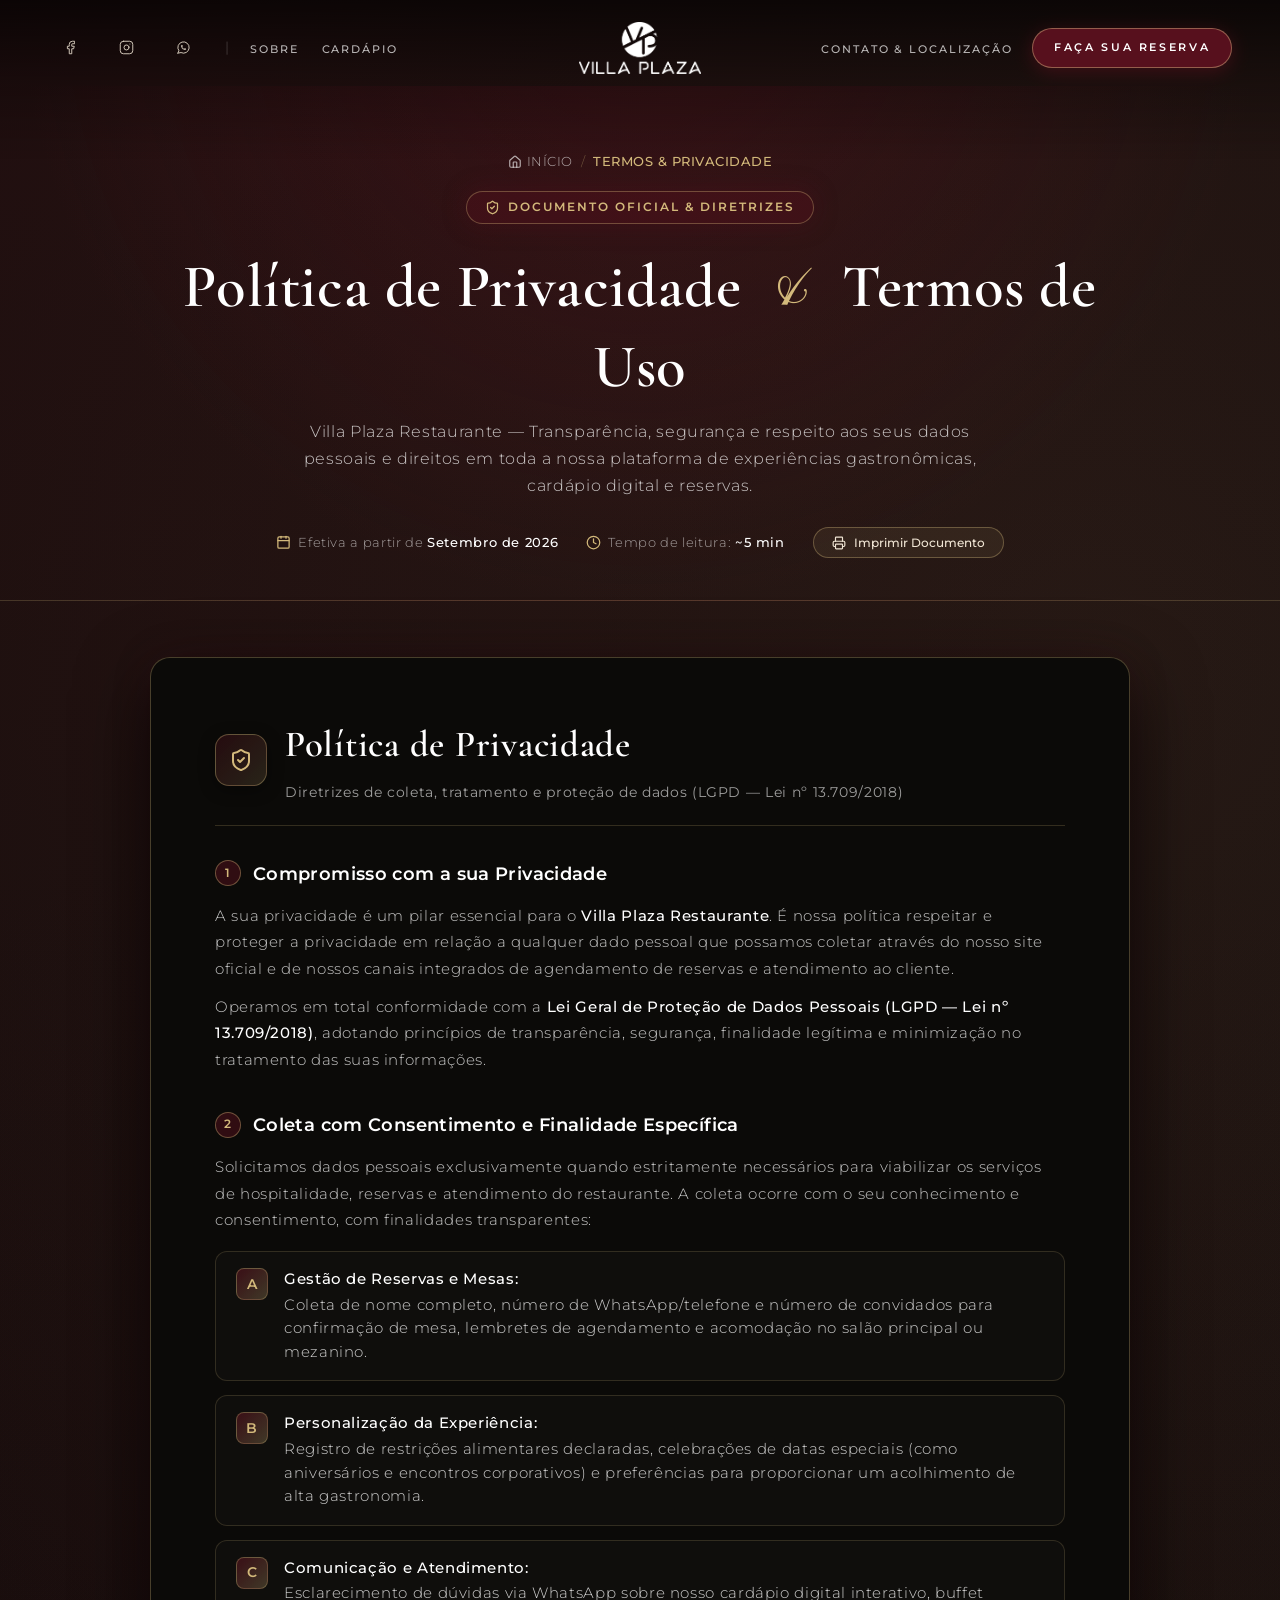
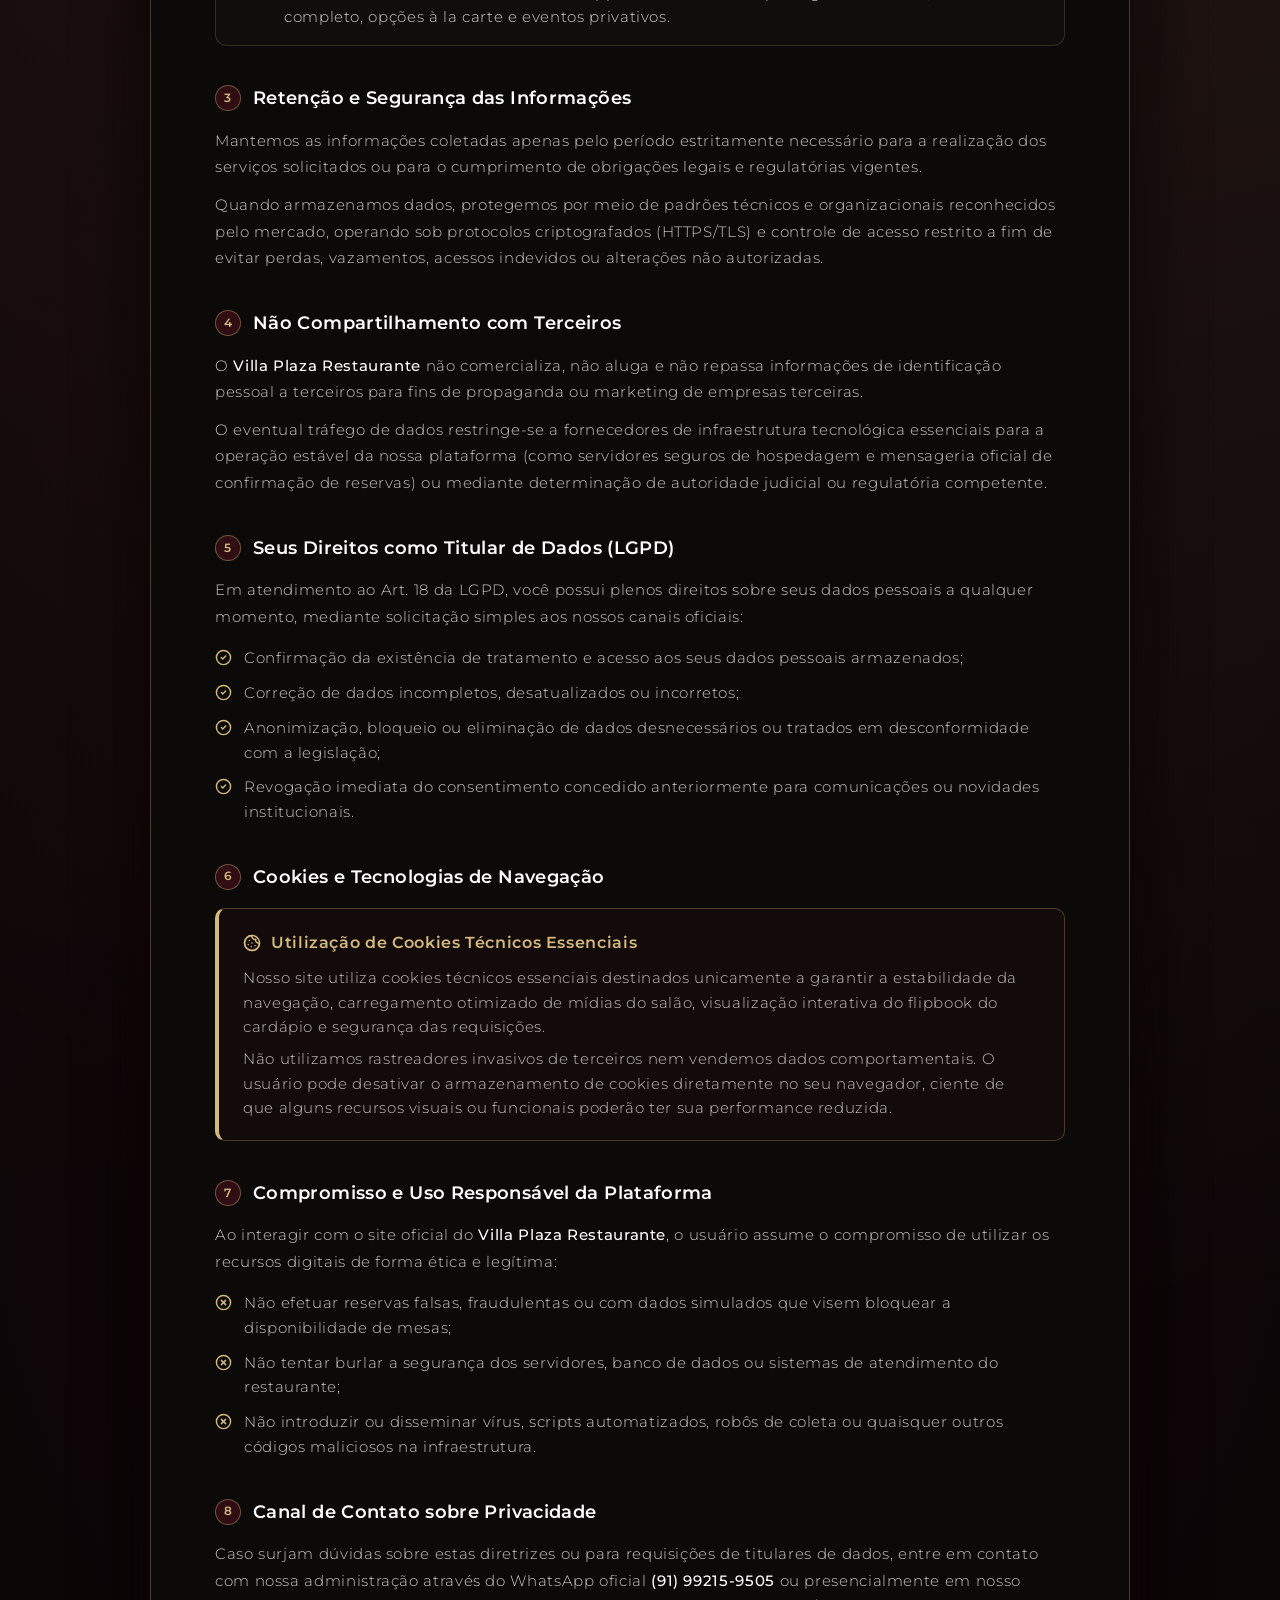
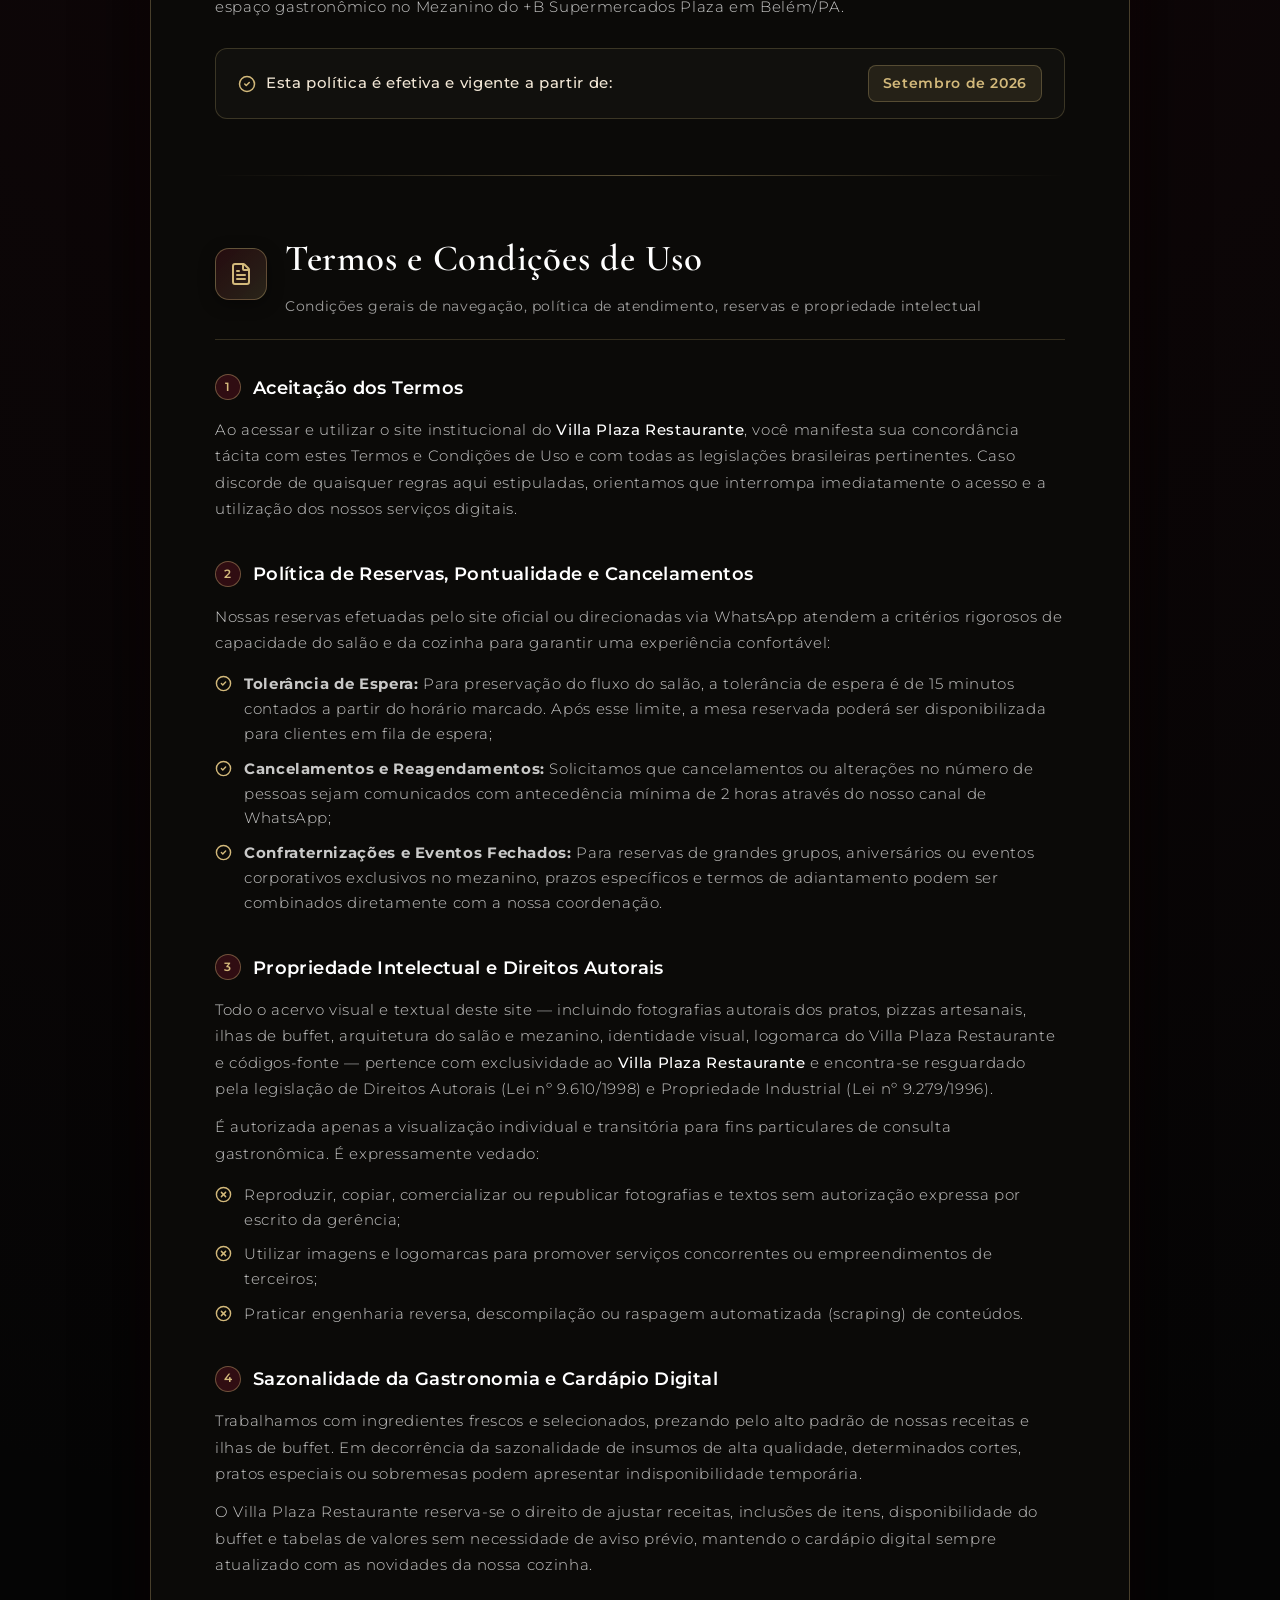
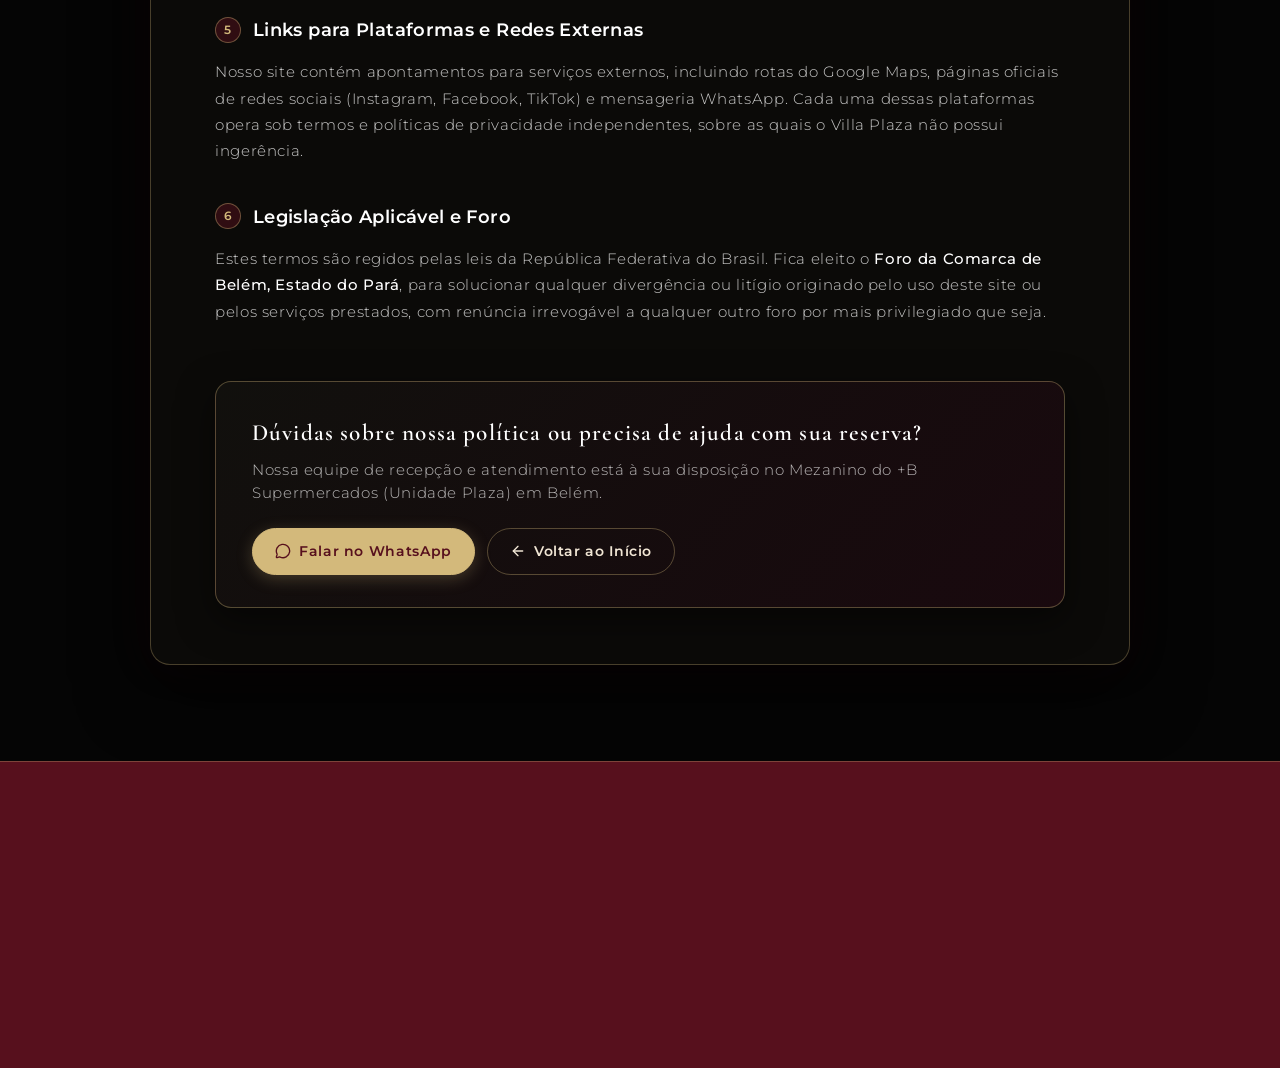
<file: termos-e-privacidade/index.html>
<!DOCTYPE html>
<html lang="pt-BR">
<head>
    <meta charset="UTF-8">
    <meta http-equiv="refresh" content="0; url=../termos-e-privacidade.html">
    <title>Redirecionando | Termos &amp; Privacidade</title>
    <link rel="canonical" href="https://villaplaza.suporteide.digital/termos-e-privacidade.html">
    <script>
        window.location.replace('../termos-e-privacidade.html' + window.location.search + window.location.hash);
    </script>
</head>
<body style="background:#050505;color:#F1E6D5;font-family:sans-serif;display:flex;align-items:center;justify-content:center;height:100vh;margin:0;">
    <p>Redirecionando para <a href="../termos-e-privacidade.html" style="color:#D3B97B;">Termos &amp; Privacidade</a>...</p>
</body>
</html>
</file>
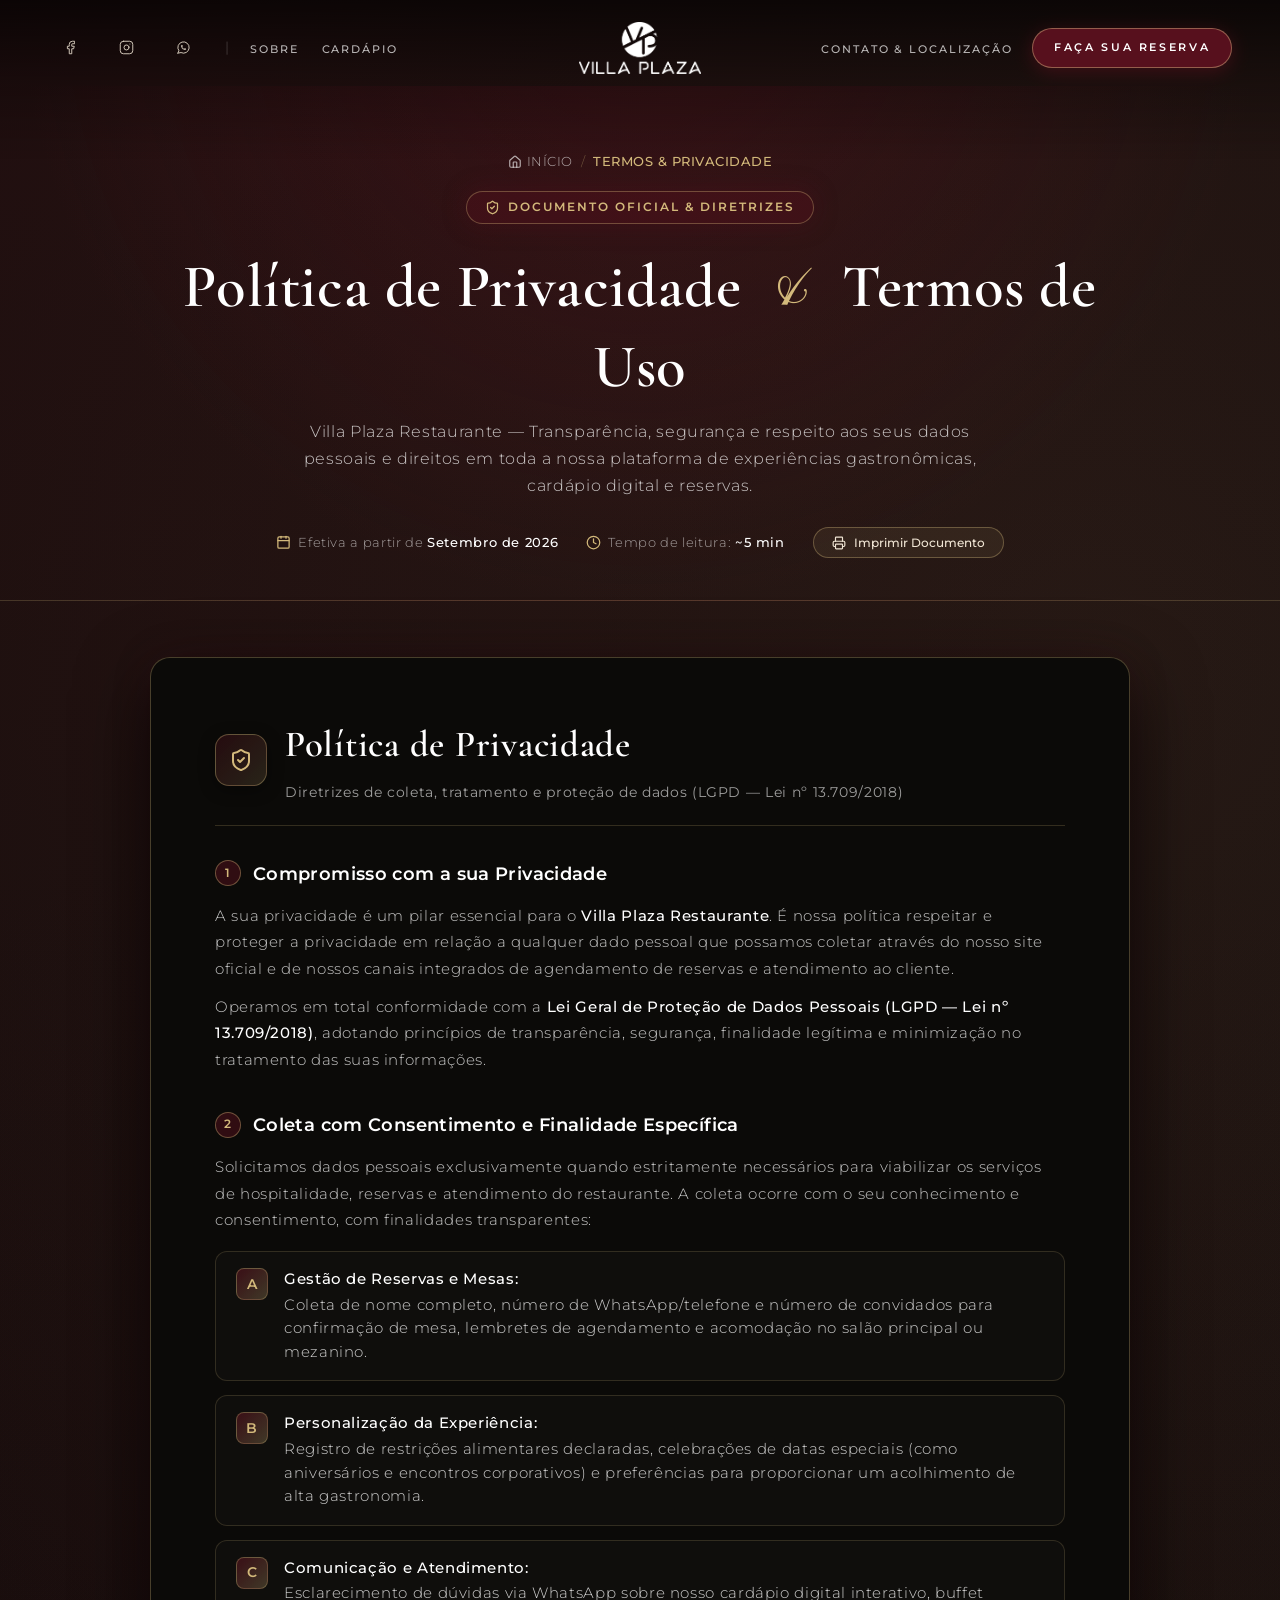
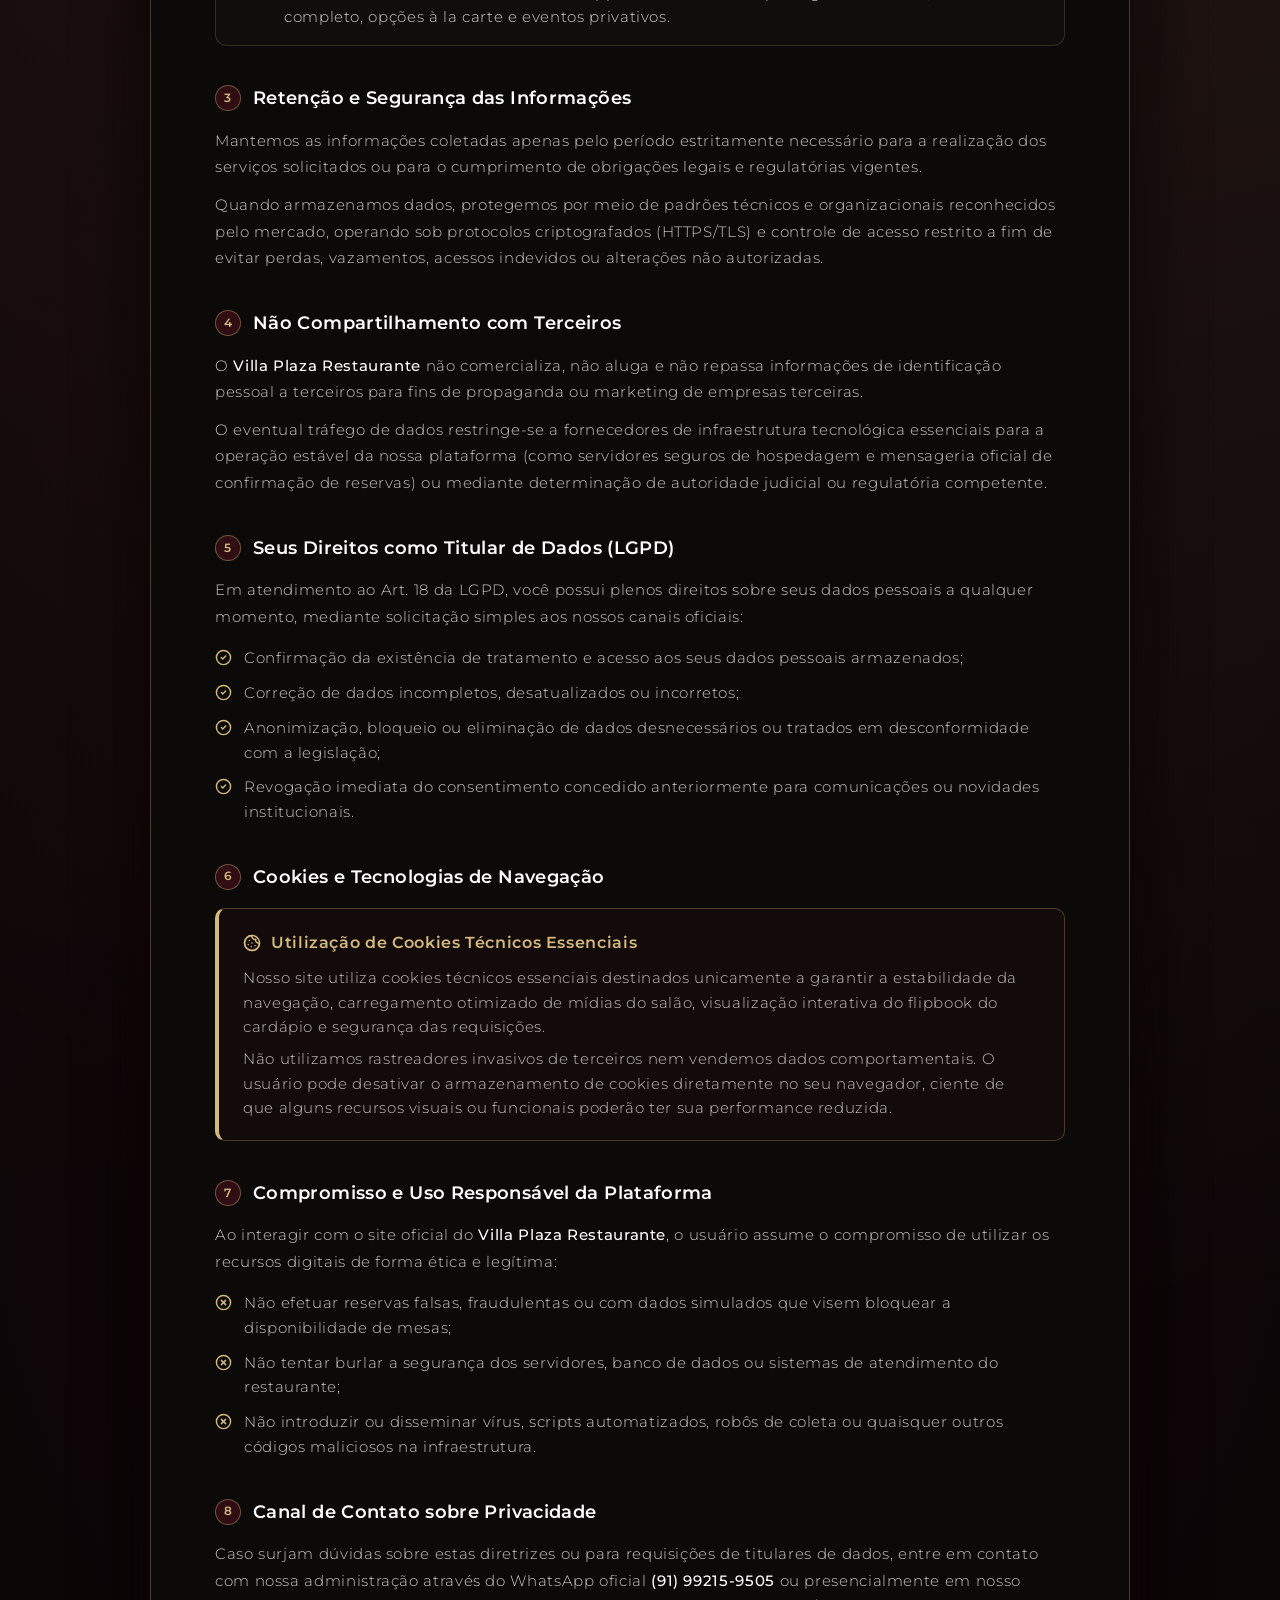
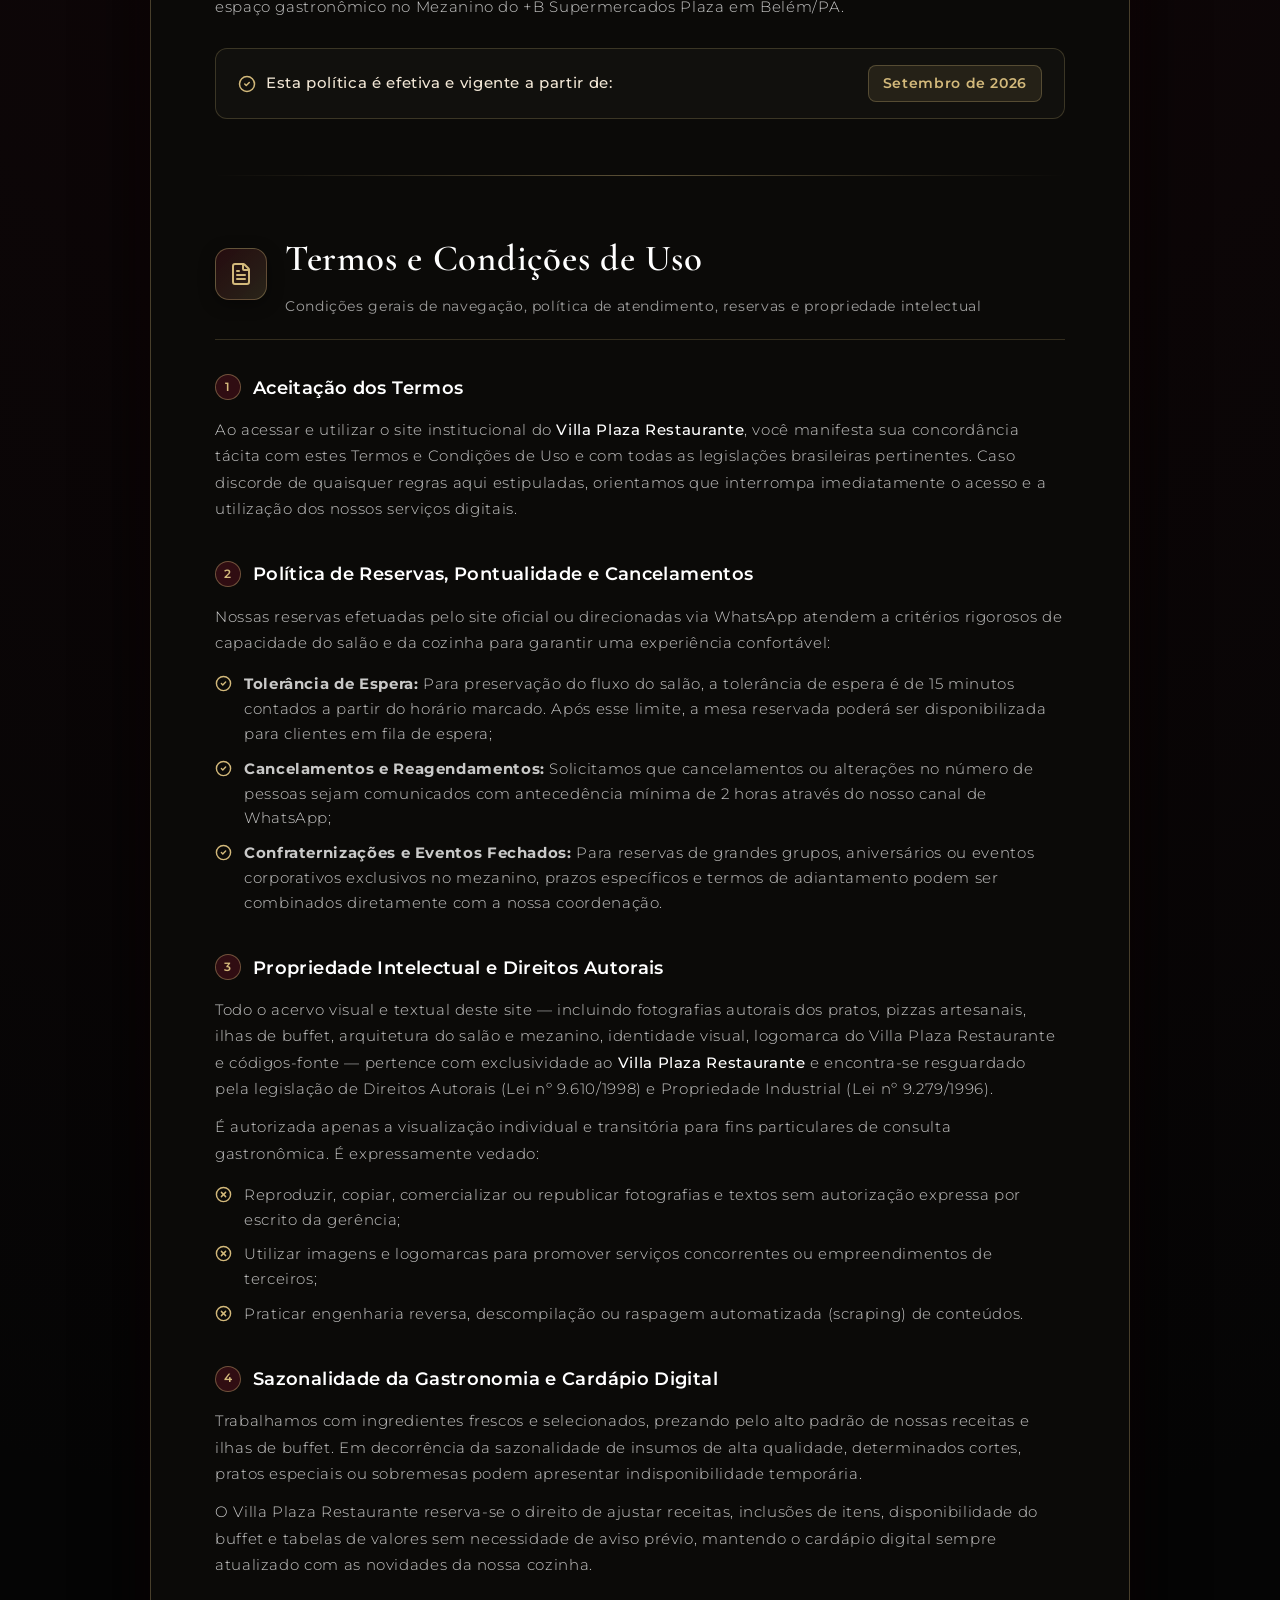
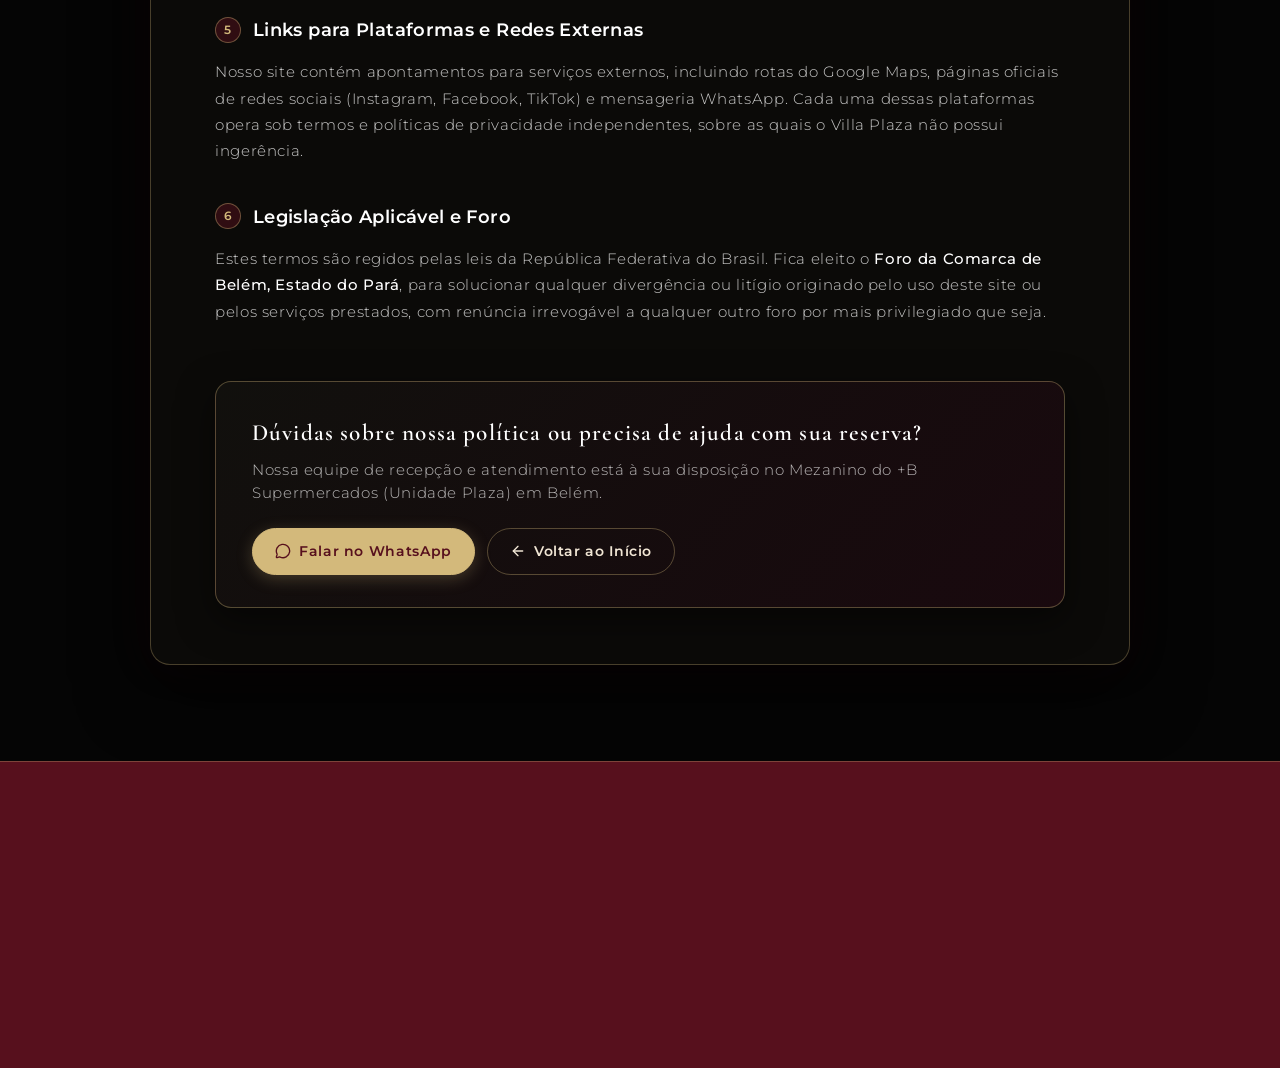
<file: termos-e-privacidade.html>
<!DOCTYPE html>
<html lang="pt-BR">
<head>
    <meta charset="UTF-8">
    <meta name="viewport" content="width=device-width, initial-scale=1.0">
    <title>Termos &amp; Privacidade | Villa Plaza Restaurante</title>
    <meta name="description" content="Consulte a Política de Privacidade e os Termos de Uso oficiais do Villa Plaza Restaurante. Transparência, proteção de dados (LGPD) e diretrizes de atendimento em Belém/PA.">
    
    <link rel="canonical" href="https://villaplaza.suporteide.digital/termos-e-privacidade">
    <meta name="theme-color" content="#57101D">

    <!-- Open Graph / Redes Sociais -->
    <meta property="og:type" content="article">
    <meta property="og:title" content="Termos &amp; Privacidade | Villa Plaza Restaurante">
    <meta property="og:description" content="Consulte a Política de Privacidade e os Termos de Uso oficiais do Villa Plaza Restaurante. Transparência e conformidade com a LGPD em Belém/PA.">
    <meta property="og:image" content="assets/ambiente/ambiente-salao-principal.webp">
    <meta property="og:url" content="https://villaplaza.suporteide.digital/termos-e-privacidade">

    <!-- Twitter Card -->
    <meta name="twitter:card" content="summary_large_image">
    <meta name="twitter:title" content="Termos &amp; Privacidade | Villa Plaza Restaurante">
    <meta name="twitter:description" content="Política de Privacidade e Termos de Uso do Villa Plaza Restaurante em Belém.">
    <meta name="twitter:image" content="assets/ambiente/ambiente-salao-principal.webp">

    <!-- Google Fonts -->
    <link rel="preconnect" href="https://fonts.googleapis.com">
    <link rel="preconnect" href="https://fonts.gstatic.com" crossorigin>
    <link href="https://fonts.googleapis.com/css2?family=Albert+Sans:wght@300;400;500;600;700&family=Alex+Brush&family=Cormorant+Garamond:ital,wght@0,300;0,400;0,500;0,600;0,700;1,300;1,400;1,500;1,600;1,700&family=Great+Vibes&family=Montserrat:ital,wght@0,300;0,400;0,500;0,600;0,700;1,300;1,400;1,500;1,600;1,700&family=Pinyon+Script&display=swap" rel="stylesheet">

    <!-- Structured Data (Schema.org JSON-LD) -->
    <script type="application/ld+json">
    {
      "@context": "https://schema.org",
      "@type": "Restaurant",
      "name": "Villa Plaza Restaurante",
      "image": "assets/logos/logo-villa-plaza-white.webp",
      "description": "Uma jornada sensorial por rótulos selecionados, gastronomia autoral contemporânea e momentos memoráveis em Belém.",
      "address": {
        "@type": "PostalAddress",
        "streetAddress": "Av. Gov. José Malcher, 2388 - (Mezanino do +B Supermercados – Unidade Plaza)",
        "addressLocality": "Belém",
        "addressRegion": "PA",
        "postalCode": "66060-000",
        "addressCountry": "BR"
      },
      "url": "https://villaplaza.suporteide.digital/",
      "telephone": "+5591992159505"
    }
    </script>

    <link rel="stylesheet" href="style.css?v=20260904_v4">
    <link rel="stylesheet" href="assets/css/legal.css?v=20260904_v1">
</head>
<body>

    <!-- ========================================
         CABEÇALHO OFICIAL VILLA PLAZA
         ======================================== -->
    <header class="header" id="navbar">
        <div class="header-container">
            <!-- Social + Menu Esquerdo -->
            <div class="header-left-side">
                <div class="header-socials">
                    <a href="https://www.facebook.com/villaplazabelem/" target="_blank" rel="noopener noreferrer" class="header-social-link" aria-label="Siga-nos no Facebook">
                        <svg viewBox="0 0 24 24" fill="none" stroke="currentColor" stroke-width="1.5" stroke-linecap="round" stroke-linejoin="round" class="header-social-icon">
                            <path d="M18 2h-3a5 5 0 0 0-5 5v3H7v4h3v8h4v-8h3l1-4h-4V7a1 1 0 0 1 1-1h3z"></path>
                        </svg>
                    </a>
                    <a href="https://www.instagram.com/villaplazabelem/" target="_blank" rel="noopener noreferrer" class="header-social-link" aria-label="Siga-nos no Instagram">
                        <svg viewBox="0 0 24 24" fill="none" stroke="currentColor" stroke-width="1.5" stroke-linecap="round" stroke-linejoin="round" class="header-social-icon">
                            <rect x="2" y="2" width="20" height="20" rx="5" ry="5"></rect>
                            <path d="M16 11.37A4 4 0 1 1 12.63 8 4 4 0 0 1 16 11.37z"></path>
                            <line x1="17.5" y1="6.5" x2="17.51" y2="6.5"></line>
                        </svg>
                    </a>
                    <a href="https://api.whatsapp.com/send/?phone=5591992159505&text&type=phone_number&app_absent=0" target="_blank" rel="noopener noreferrer" class="header-social-link" aria-label="Fale conosco no WhatsApp">
                        <svg viewBox="0 0 24 24" fill="none" stroke="currentColor" stroke-width="1.5" stroke-linecap="round" stroke-linejoin="round" class="header-social-icon">
                            <path d="M3 21l1.65-3.8a9 9 0 1 1 3.4 2.9l-5.05 .9" />
                            <path d="M9 10a.5.5 0 0 0 1 0v-1a.5.5 0 0 0-1 0v1a5 5 0 0 0 5 5h1a.5.5 0 0 0 0-1h-1a.5.5 0 0 0 0 1" />
                        </svg>
                    </a>
                </div>
                <span class="header-separator">|</span>
                <ul class="nav-menu nav-menu-left">
                    <li><a href="index.html#sobre" class="nav-link">Sobre</a></li>
                    <li><a href="index.html#cardapio" class="nav-link">Cardápio</a></li>
                </ul>
            </div>

            <!-- Logo Centralizada -->
            <a href="index.html" class="header-logo" aria-label="Voltar à página inicial">
                <img src="assets/logos/logo-villa-plaza-white.webp" alt="Villa Plaza Restaurante Logo" decoding="async">
            </a>

            <!-- Menu Direito + Ações -->
            <div class="header-right-side">
                <ul class="nav-menu nav-menu-right">
                    <li><a href="index.html#localizacao" class="nav-link">Contato &amp; Localização</a></li>
                </ul>

                <a href="https://api.whatsapp.com/send/?phone=5591992159505&text&type=phone_number&app_absent=0" target="_blank" rel="noopener noreferrer" class="btn-header-reserve">FAÇA SUA RESERVA</a>
            </div>

            <!-- Hamburger Button -->
            <button class="hamburger" id="hamburgerBtn" aria-label="Abrir Menu">
                <span></span>
                <span></span>
                <span></span>
            </button>
        </div>
    </header>

    <!-- Mobile Drawer Overlay & Drawer -->
    <div class="mobile-overlay" id="mobileOverlay"></div>
    <nav class="mobile-nav" id="mobileNav" aria-label="Menu de Navegação Mobile">
        <!-- Top Bar com Logo e Fechar -->
        <div class="mobile-nav-top">
            <a href="index.html#home" class="mobile-nav-logo" id="mobileNavLogo" aria-label="Villa Plaza Início">
                <img src="assets/logos/logo-villa-plaza-white.webp" alt="Villa Plaza Restaurante" width="128" height="34">
            </a>
            <button class="mobile-nav-close" id="mobileNavClose" aria-label="Fechar menu">
                <svg width="20" height="20" viewBox="0 0 24 24" fill="none" stroke="currentColor" stroke-width="2" stroke-linecap="round" stroke-linejoin="round">
                    <line x1="18" y1="6" x2="6" y2="18"></line>
                    <line x1="6" y1="6" x2="18" y2="18"></line>
                </svg>
            </button>
        </div>

        <!-- Links de Navegação Principais -->
        <div class="mobile-nav-menu">
            <a href="index.html#sobre" class="mobile-nav-link">
                <span>Sobre</span>
                <span class="mobile-nav-arrow">&rsaquo;</span>
            </a>
            <a href="index.html#cardapio" class="mobile-nav-link">
                <span>Cardápio</span>
                <span class="mobile-nav-arrow">&rsaquo;</span>
            </a>
            <a href="index.html#localizacao" class="mobile-nav-link">
                <span>Contato &amp; Localização</span>
                <span class="mobile-nav-arrow">&rsaquo;</span>
            </a>
        </div>

        <!-- Botão Nobre de Ação: Reserva -->
        <div class="mobile-nav-action">
            <a href="https://api.whatsapp.com/send/?phone=5591992159505&text&type=phone_number&app_absent=0" target="_blank" rel="noopener noreferrer" class="mobile-nav-cta">
                <svg width="18" height="18" viewBox="0 0 24 24" fill="none" stroke="currentColor" stroke-width="2" stroke-linecap="round" stroke-linejoin="round">
                    <path d="M3 21l1.65-3.8a9 9 0 1 1 3.4 2.9l-5.05 .9" />
                    <path d="M9 10a.5.5 0 0 0 1 0v-1a.5.5 0 0 0-1 0v1a5 5 0 0 0 5 5h1a.5.5 0 0 0 0-1h-1a.5.5 0 0 0 0 1" />
                </svg>
                <span>FAÇA SUA RESERVA</span>
            </a>
        </div>

        <!-- Rodapé do Menu: Redes e Contato Rápido -->
        <div class="mobile-nav-footer">
            <div class="mobile-socials">
                <a href="https://www.facebook.com/villaplazabelem/" target="_blank" rel="noopener noreferrer" aria-label="Siga-nos no Facebook">
                    <svg viewBox="0 0 24 24" fill="none" stroke="currentColor" stroke-width="1.5" stroke-linecap="round" stroke-linejoin="round" style="width: 19px; height: 19px;">
                        <path d="M18 2h-3a5 5 0 0 0-5 5v3H7v4h3v8h4v-8h3l1-4h-4V7a1 1 0 0 1 1-1h3z"></path>
                    </svg>
                </a>
                <a href="https://www.instagram.com/villaplazabelem/" target="_blank" rel="noopener noreferrer" aria-label="Siga-nos no Instagram">
                    <svg viewBox="0 0 24 24" fill="none" stroke="currentColor" stroke-width="1.5" stroke-linecap="round" stroke-linejoin="round" style="width: 19px; height: 19px;">
                        <rect x="2" y="2" width="20" height="20" rx="5" ry="5"></rect>
                        <path d="M16 11.37A4 4 0 1 1 12.63 8 4 4 0 0 1 16 11.37z"></path>
                        <line x1="17.5" y1="6.5" x2="17.51" y2="6.5"></line>
                    </svg>
                </a>
                <a href="https://www.tiktok.com/@villa.plaza" target="_blank" rel="noopener noreferrer" aria-label="Siga-nos no TikTok">
                    <svg viewBox="0 0 24 24" fill="none" stroke="currentColor" stroke-width="1.5" stroke-linecap="round" stroke-linejoin="round" style="width: 19px; height: 19px;">
                        <path d="M9 12a4 4 0 1 0 4 4V4a5 5 0 0 0 5 5"></path>
                    </svg>
                </a>
                <a href="https://api.whatsapp.com/send/?phone=5591992159505&text&type=phone_number&app_absent=0" target="_blank" rel="noopener noreferrer" aria-label="Fale conosco no WhatsApp">
                    <svg viewBox="0 0 24 24" fill="none" stroke="currentColor" stroke-width="1.5" stroke-linecap="round" stroke-linejoin="round" style="width: 19px; height: 19px;">
                        <path d="M3 21l1.65-3.8a9 9 0 1 1 3.4 2.9l-5.05 .9" />
                        <path d="M9 10a.5.5 0 0 0 1 0v-1a.5.5 0 0 0-1 0v1a5 5 0 0 0 5 5h1a.5.5 0 0 0 0-1h-1a.5.5 0 0 0 0 1" />
                    </svg>
                </a>
            </div>
            <div class="mobile-nav-info">
                <span class="mobile-nav-address">Av. Gov. José Malcher, 2388 • Belém/PA</span>
                <span class="mobile-nav-phone">(91) 99215-9505</span>
            </div>
        </div>
    </nav>

    <!-- ========================================
         CORPO PRINCIPAL: TERMOS & PRIVACIDADE
         ======================================== -->
    <main class="legal-page">
        <!-- Hero Legal -->
        <header class="legal-hero">
            <div class="legal-container">
                <nav class="legal-breadcrumbs" aria-label="Trilha de navegação">
                    <a href="index.html">
                        <svg viewBox="0 0 24 24" fill="none" stroke="currentColor" stroke-width="2" stroke-linecap="round" stroke-linejoin="round">
                            <path d="M15 21v-8a1 1 0 0 0-1-1h-4a1 1 0 0 0-1 1v8"></path>
                            <path d="M3 10a2 2 0 0 1 .709-1.528l7-6a2 2 0 0 1 2.582 0l7 6A2 2 0 0 1 21 10v9a2 2 0 0 1-2 2H5a2 2 0 0 1-2-2z"></path>
                        </svg>
                        <span>Início</span>
                    </a>
                    <span class="separator" aria-hidden="true">/</span>
                    <span class="current" aria-current="page">Termos &amp; Privacidade</span>
                </nav>

                <div>
                    <div class="legal-hero-badge">
                        <svg viewBox="0 0 24 24" fill="none" stroke="currentColor" stroke-width="2" stroke-linecap="round" stroke-linejoin="round">
                            <path d="M20 13c0 5-3.5 7.5-7.66 8.95a1 1 0 0 1-.67-.01C7.5 20.5 4 18 4 13V6a1 1 0 0 1 1-1c2 0 4.5-1.2 6.24-2.72a1.17 1.17 0 0 1 1.52 0C14.51 3.81 17 5 19 5a1 1 0 0 1 1 1z"></path>
                            <path d="m9 12 2 2 4-4"></path>
                        </svg>
                        <span>Documento Oficial &amp; Diretrizes</span>
                    </div>
                </div>

                <h1 class="legal-hero-title">Política de Privacidade <span>&amp;</span> Termos de Uso</h1>
                <p class="legal-hero-desc">
                    Villa Plaza Restaurante — Transparência, segurança e respeito aos seus dados pessoais e direitos em toda a nossa plataforma de experiências gastronômicas, cardápio digital e reservas.
                </p>

                <div class="legal-meta-bar">
                    <div class="legal-meta-item">
                        <svg viewBox="0 0 24 24" fill="none" stroke="currentColor" stroke-width="2" stroke-linecap="round" stroke-linejoin="round">
                            <path d="M8 2v3"></path>
                            <path d="M16 2v3"></path>
                            <rect x="3" y="3" width="18" height="18" rx="2"></rect>
                            <path d="M3 9h18"></path>
                        </svg>
                        <span>Efetiva a partir de <strong>Setembro de 2026</strong></span>
                    </div>

                    <div class="legal-meta-item">
                        <svg viewBox="0 0 24 24" fill="none" stroke="currentColor" stroke-width="2" stroke-linecap="round" stroke-linejoin="round">
                            <circle cx="12" cy="12" r="10"></circle>
                            <path d="M12 6v6l4 2"></path>
                        </svg>
                        <span>Tempo de leitura: <strong>~5 min</strong></span>
                    </div>

                    <button type="button" class="btn-print-page" onclick="window.print()" title="Imprimir ou Salvar em PDF">
                        <svg viewBox="0 0 24 24" fill="none" stroke="currentColor" stroke-width="2" stroke-linecap="round" stroke-linejoin="round">
                            <path d="M6 18H4a2 2 0 0 1-2-2v-5a2 2 0 0 1 2-2h16a2 2 0 0 1 2 2v5a2 2 0 0 1-2 2h-2"></path>
                            <path d="M6 9V3a1 1 0 0 1 1-1h10a1 1 0 0 1 1 1v6"></path>
                            <rect x="6" y="14" width="12" height="8" rx="1"></rect>
                        </svg>
                        <span>Imprimir Documento</span>
                    </button>
                </div>
            </div>
        </header>

        <!-- Conteúdo do Documento -->
        <div class="legal-content-wrapper">
            <div class="legal-container">
                <article class="legal-document-card">

                    <!-- SEÇÃO 1: POLÍTICA DE PRIVACIDADE -->
                    <section id="privacidade" class="legal-section" aria-labelledby="heading-privacidade">
                        <div class="legal-block-header">
                            <div class="legal-block-icon">
                                <svg viewBox="0 0 24 24" fill="none" stroke="currentColor" stroke-width="2" stroke-linecap="round" stroke-linejoin="round">
                                    <path d="M20 13c0 5-3.5 7.5-7.66 8.95a1 1 0 0 1-.67-.01C7.5 20.5 4 18 4 13V6a1 1 0 0 1 1-1c2 0 4.5-1.2 6.24-2.72a1.17 1.17 0 0 1 1.52 0C14.51 3.81 17 5 19 5a1 1 0 0 1 1 1z"></path>
                                    <path d="m9 12 2 2 4-4"></path>
                                </svg>
                            </div>
                            <div class="legal-block-info">
                                <h2 id="heading-privacidade">Política de Privacidade</h2>
                                <p>Diretrizes de coleta, tratamento e proteção de dados (LGPD — Lei nº 13.709/2018)</p>
                            </div>
                        </div>

                        <!-- Cláusula 1 -->
                        <div class="legal-clause">
                            <h3 class="legal-clause-title">
                                <span class="legal-clause-badge">1</span>
                                Compromisso com a sua Privacidade
                            </h3>
                            <p class="legal-text">
                                A sua privacidade é um pilar essencial para o <strong>Villa Plaza Restaurante</strong>. É nossa política respeitar e proteger a privacidade em relação a qualquer dado pessoal que possamos coletar através do nosso site oficial e de nossos canais integrados de agendamento de reservas e atendimento ao cliente.
                            </p>
                            <p class="legal-text">
                                Operamos em total conformidade com a <strong>Lei Geral de Proteção de Dados Pessoais (LGPD — Lei nº 13.709/2018)</strong>, adotando princípios de transparência, segurança, finalidade legítima e minimização no tratamento das suas informações.
                            </p>
                        </div>

                        <!-- Cláusula 2 -->
                        <div class="legal-clause">
                            <h3 class="legal-clause-title">
                                <span class="legal-clause-badge">2</span>
                                Coleta com Consentimento e Finalidade Específica
                            </h3>
                            <p class="legal-text">
                                Solicitamos dados pessoais exclusivamente quando estritamente necessários para viabilizar os serviços de hospitalidade, reservas e atendimento do restaurante. A coleta ocorre com o seu conhecimento e consentimento, com finalidades transparentes:
                            </p>

                            <div class="legal-commit-list">
                                <div class="legal-commit-item">
                                    <span class="legal-commit-letter">A</span>
                                    <div class="legal-commit-desc">
                                        <strong>Gestão de Reservas e Mesas:</strong> Coleta de nome completo, número de WhatsApp/telefone e número de convidados para confirmação de mesa, lembretes de agendamento e acomodação no salão principal ou mezanino.
                                    </div>
                                </div>
                                <div class="legal-commit-item">
                                    <span class="legal-commit-letter">B</span>
                                    <div class="legal-commit-desc">
                                        <strong>Personalização da Experiência:</strong> Registro de restrições alimentares declaradas, celebrações de datas especiais (como aniversários e encontros corporativos) e preferências para proporcionar um acolhimento de alta gastronomia.
                                    </div>
                                </div>
                                <div class="legal-commit-item">
                                    <span class="legal-commit-letter">C</span>
                                    <div class="legal-commit-desc">
                                        <strong>Comunicação e Atendimento:</strong> Esclarecimento de dúvidas via WhatsApp sobre nosso cardápio digital interativo, buffet completo, opções à la carte e eventos privativos.
                                    </div>
                                </div>
                            </div>
                        </div>

                        <!-- Cláusula 3 -->
                        <div class="legal-clause">
                            <h3 class="legal-clause-title">
                                <span class="legal-clause-badge">3</span>
                                Retenção e Segurança das Informações
                            </h3>
                            <p class="legal-text">
                                Mantemos as informações coletadas apenas pelo período estritamente necessário para a realização dos serviços solicitados ou para o cumprimento de obrigações legais e regulatórias vigentes.
                            </p>
                            <p class="legal-text">
                                Quando armazenamos dados, protegemos por meio de padrões técnicos e organizacionais reconhecidos pelo mercado, operando sob protocolos criptografados (HTTPS/TLS) e controle de acesso restrito a fim de evitar perdas, vazamentos, acessos indevidos ou alterações não autorizadas.
                            </p>
                        </div>

                        <!-- Cláusula 4 -->
                        <div class="legal-clause">
                            <h3 class="legal-clause-title">
                                <span class="legal-clause-badge">4</span>
                                Não Compartilhamento com Terceiros
                            </h3>
                            <p class="legal-text">
                                O <strong>Villa Plaza Restaurante</strong> não comercializa, não aluga e não repassa informações de identificação pessoal a terceiros para fins de propaganda ou marketing de empresas terceiras.
                            </p>
                            <p class="legal-text">
                                O eventual tráfego de dados restringe-se a fornecedores de infraestrutura tecnológica essenciais para a operação estável da nossa plataforma (como servidores seguros de hospedagem e mensageria oficial de confirmação de reservas) ou mediante determinação de autoridade judicial ou regulatória competente.
                            </p>
                        </div>

                        <!-- Cláusula 5 -->
                        <div class="legal-clause">
                            <h3 class="legal-clause-title">
                                <span class="legal-clause-badge">5</span>
                                Seus Direitos como Titular de Dados (LGPD)
                            </h3>
                            <p class="legal-text">
                                Em atendimento ao Art. 18 da LGPD, você possui plenos direitos sobre seus dados pessoais a qualquer momento, mediante solicitação simples aos nossos canais oficiais:
                            </p>
                            <ul class="legal-restriction-list">
                                <li class="legal-restriction-item">
                                    <svg viewBox="0 0 24 24" fill="none" stroke="currentColor" stroke-width="2" stroke-linecap="round" stroke-linejoin="round">
                                        <circle cx="12" cy="12" r="10"></circle>
                                        <path d="m9 12 2 2 4-4"></path>
                                    </svg>
                                    <span>Confirmação da existência de tratamento e acesso aos seus dados pessoais armazenados;</span>
                                </li>
                                <li class="legal-restriction-item">
                                    <svg viewBox="0 0 24 24" fill="none" stroke="currentColor" stroke-width="2" stroke-linecap="round" stroke-linejoin="round">
                                        <circle cx="12" cy="12" r="10"></circle>
                                        <path d="m9 12 2 2 4-4"></path>
                                    </svg>
                                    <span>Correção de dados incompletos, desatualizados ou incorretos;</span>
                                </li>
                                <li class="legal-restriction-item">
                                    <svg viewBox="0 0 24 24" fill="none" stroke="currentColor" stroke-width="2" stroke-linecap="round" stroke-linejoin="round">
                                        <circle cx="12" cy="12" r="10"></circle>
                                        <path d="m9 12 2 2 4-4"></path>
                                    </svg>
                                    <span>Anonimização, bloqueio ou eliminação de dados desnecessários ou tratados em desconformidade com a legislação;</span>
                                </li>
                                <li class="legal-restriction-item">
                                    <svg viewBox="0 0 24 24" fill="none" stroke="currentColor" stroke-width="2" stroke-linecap="round" stroke-linejoin="round">
                                        <circle cx="12" cy="12" r="10"></circle>
                                        <path d="m9 12 2 2 4-4"></path>
                                    </svg>
                                    <span>Revogação imediata do consentimento concedido anteriormente para comunicações ou novidades institucionais.</span>
                                </li>
                            </ul>
                        </div>

                        <!-- Cláusula 6 -->
                        <div class="legal-clause">
                            <h3 class="legal-clause-title">
                                <span class="legal-clause-badge">6</span>
                                Cookies e Tecnologias de Navegação
                            </h3>
                            <div class="legal-callout-box">
                                <div class="legal-callout-title">
                                    <svg viewBox="0 0 24 24" fill="none" stroke="currentColor" stroke-width="2" stroke-linecap="round" stroke-linejoin="round">
                                        <circle cx="12" cy="12" r="10"></circle>
                                        <path d="M12 2a10 10 0 1 0 10 10 4 4 0 0 1-5-5 4 4 0 0 1-5-5"></path>
                                        <path d="M8.5 8.5v.01"></path>
                                        <path d="M16 15.5v.01"></path>
                                        <path d="M12 12v.01"></path>
                                        <path d="M11 17v.01"></path>
                                        <path d="M7 14v.01"></path>
                                    </svg>
                                    <span>Utilização de Cookies Técnicos Essenciais</span>
                                </div>
                                <p>
                                    Nosso site utiliza cookies técnicos essenciais destinados unicamente a garantir a estabilidade da navegação, carregamento otimizado de mídias do salão, visualização interativa do flipbook do cardápio e segurança das requisições.
                                </p>
                                <p>
                                    Não utilizamos rastreadores invasivos de terceiros nem vendemos dados comportamentais. O usuário pode desativar o armazenamento de cookies diretamente no seu navegador, ciente de que alguns recursos visuais ou funcionais poderão ter sua performance reduzida.
                                </p>
                            </div>
                        </div>

                        <!-- Cláusula 7 -->
                        <div class="legal-clause">
                            <h3 class="legal-clause-title">
                                <span class="legal-clause-badge">7</span>
                                Compromisso e Uso Responsável da Plataforma
                            </h3>
                            <p class="legal-text">
                                Ao interagir com o site oficial do <strong>Villa Plaza Restaurante</strong>, o usuário assume o compromisso de utilizar os recursos digitais de forma ética e legítima:
                            </p>
                            <ul class="legal-restriction-list">
                                <li class="legal-restriction-item">
                                    <svg viewBox="0 0 24 24" fill="none" stroke="currentColor" stroke-width="2" stroke-linecap="round" stroke-linejoin="round">
                                        <circle cx="12" cy="12" r="10"></circle>
                                        <path d="m15 9-6 6"></path>
                                        <path d="m9 9 6 6"></path>
                                    </svg>
                                    <span>Não efetuar reservas falsas, fraudulentas ou com dados simulados que visem bloquear a disponibilidade de mesas;</span>
                                </li>
                                <li class="legal-restriction-item">
                                    <svg viewBox="0 0 24 24" fill="none" stroke="currentColor" stroke-width="2" stroke-linecap="round" stroke-linejoin="round">
                                        <circle cx="12" cy="12" r="10"></circle>
                                        <path d="m15 9-6 6"></path>
                                        <path d="m9 9 6 6"></path>
                                    </svg>
                                    <span>Não tentar burlar a segurança dos servidores, banco de dados ou sistemas de atendimento do restaurante;</span>
                                </li>
                                <li class="legal-restriction-item">
                                    <svg viewBox="0 0 24 24" fill="none" stroke="currentColor" stroke-width="2" stroke-linecap="round" stroke-linejoin="round">
                                        <circle cx="12" cy="12" r="10"></circle>
                                        <path d="m15 9-6 6"></path>
                                        <path d="m9 9 6 6"></path>
                                    </svg>
                                    <span>Não introduzir ou disseminar vírus, scripts automatizados, robôs de coleta ou quaisquer outros códigos maliciosos na infraestrutura.</span>
                                </li>
                            </ul>
                        </div>

                        <!-- Cláusula 8 -->
                        <div class="legal-clause">
                            <h3 class="legal-clause-title">
                                <span class="legal-clause-badge">8</span>
                                Canal de Contato sobre Privacidade
                            </h3>
                            <p class="legal-text">
                                Caso surjam dúvidas sobre estas diretrizes ou para requisições de titulares de dados, entre em contato com nossa administração através do WhatsApp oficial <strong>(91) 99215-9505</strong> ou presencialmente em nosso espaço gastronômico no Mezanino do +B Supermercados Plaza em Belém/PA.
                            </p>
                            <div class="legal-effective-badge">
                                <div class="legal-effective-text">
                                    <svg viewBox="0 0 24 24" fill="none" stroke="currentColor" stroke-width="2" stroke-linecap="round" stroke-linejoin="round">
                                        <circle cx="12" cy="12" r="10"></circle>
                                        <path d="m9 12 2 2 4-4"></path>
                                    </svg>
                                    <span>Esta política é efetiva e vigente a partir de:</span>
                                </div>
                                <div class="legal-effective-date">Setembro de 2026</div>
                            </div>
                        </div>
                    </section>

                    <div class="legal-section-divider"></div>

                    <!-- SEÇÃO 2: TERMOS DE USO -->
                    <section id="termos" class="legal-section" aria-labelledby="heading-termos">
                        <div class="legal-block-header">
                            <div class="legal-block-icon">
                                <svg viewBox="0 0 24 24" fill="none" stroke="currentColor" stroke-width="2" stroke-linecap="round" stroke-linejoin="round">
                                    <path d="M6 22a2 2 0 0 1-2-2V4a2 2 0 0 1 2-2h8a2.4 2.4 0 0 1 1.704.706l3.588 3.588A2.4 2.4 0 0 1 20 8v12a2 2 0 0 1-2 2z"></path>
                                    <path d="M14 2v5a1 1 0 0 0 1 1h5"></path>
                                    <path d="M10 9H8"></path>
                                    <path d="M16 13H8"></path>
                                    <path d="M16 17H8"></path>
                                </svg>
                            </div>
                            <div class="legal-block-info">
                                <h2 id="heading-termos">Termos e Condições de Uso</h2>
                                <p>Condições gerais de navegação, política de atendimento, reservas e propriedade intelectual</p>
                            </div>
                        </div>

                        <!-- Cláusula 1 -->
                        <div class="legal-clause">
                            <h3 class="legal-clause-title">
                                <span class="legal-clause-badge">1</span>
                                Aceitação dos Termos
                            </h3>
                            <p class="legal-text">
                                Ao acessar e utilizar o site institucional do <strong>Villa Plaza Restaurante</strong>, você manifesta sua concordância tácita com estes Termos e Condições de Uso e com todas as legislações brasileiras pertinentes. Caso discorde de quaisquer regras aqui estipuladas, orientamos que interrompa imediatamente o acesso e a utilização dos nossos serviços digitais.
                            </p>
                        </div>

                        <!-- Cláusula 2 -->
                        <div class="legal-clause">
                            <h3 class="legal-clause-title">
                                <span class="legal-clause-badge">2</span>
                                Política de Reservas, Pontualidade e Cancelamentos
                            </h3>
                            <p class="legal-text">
                                Nossas reservas efetuadas pelo site oficial ou direcionadas via WhatsApp atendem a critérios rigorosos de capacidade do salão e da cozinha para garantir uma experiência confortável:
                            </p>
                            <ul class="legal-restriction-list">
                                <li class="legal-restriction-item">
                                    <svg viewBox="0 0 24 24" fill="none" stroke="currentColor" stroke-width="2" stroke-linecap="round" stroke-linejoin="round">
                                        <circle cx="12" cy="12" r="10"></circle>
                                        <path d="m9 12 2 2 4-4"></path>
                                    </svg>
                                    <span><strong>Tolerância de Espera:</strong> Para preservação do fluxo do salão, a tolerância de espera é de 15 minutos contados a partir do horário marcado. Após esse limite, a mesa reservada poderá ser disponibilizada para clientes em fila de espera;</span>
                                </li>
                                <li class="legal-restriction-item">
                                    <svg viewBox="0 0 24 24" fill="none" stroke="currentColor" stroke-width="2" stroke-linecap="round" stroke-linejoin="round">
                                        <circle cx="12" cy="12" r="10"></circle>
                                        <path d="m9 12 2 2 4-4"></path>
                                    </svg>
                                    <span><strong>Cancelamentos e Reagendamentos:</strong> Solicitamos que cancelamentos ou alterações no número de pessoas sejam comunicados com antecedência mínima de 2 horas através do nosso canal de WhatsApp;</span>
                                </li>
                                <li class="legal-restriction-item">
                                    <svg viewBox="0 0 24 24" fill="none" stroke="currentColor" stroke-width="2" stroke-linecap="round" stroke-linejoin="round">
                                        <circle cx="12" cy="12" r="10"></circle>
                                        <path d="m9 12 2 2 4-4"></path>
                                    </svg>
                                    <span><strong>Confraternizações e Eventos Fechados:</strong> Para reservas de grandes grupos, aniversários ou eventos corporativos exclusivos no mezanino, prazos específicos e termos de adiantamento podem ser combinados diretamente com a nossa coordenação.</span>
                                </li>
                            </ul>
                        </div>

                        <!-- Cláusula 3 -->
                        <div class="legal-clause">
                            <h3 class="legal-clause-title">
                                <span class="legal-clause-badge">3</span>
                                Propriedade Intelectual e Direitos Autorais
                            </h3>
                            <p class="legal-text">
                                Todo o acervo visual e textual deste site — incluindo fotografias autorais dos pratos, pizzas artesanais, ilhas de buffet, arquitetura do salão e mezanino, identidade visual, logomarca do Villa Plaza Restaurante e códigos-fonte — pertence com exclusividade ao <strong>Villa Plaza Restaurante</strong> e encontra-se resguardado pela legislação de Direitos Autorais (Lei nº 9.610/1998) e Propriedade Industrial (Lei nº 9.279/1996).
                            </p>
                            <p class="legal-text">
                                É autorizada apenas a visualização individual e transitória para fins particulares de consulta gastronômica. É expressamente vedado:
                            </p>
                            <ul class="legal-restriction-list">
                                <li class="legal-restriction-item">
                                    <svg viewBox="0 0 24 24" fill="none" stroke="currentColor" stroke-width="2" stroke-linecap="round" stroke-linejoin="round">
                                        <circle cx="12" cy="12" r="10"></circle>
                                        <path d="m15 9-6 6"></path>
                                        <path d="m9 9 6 6"></path>
                                    </svg>
                                    <span>Reproduzir, copiar, comercializar ou republicar fotografias e textos sem autorização expressa por escrito da gerência;</span>
                                </li>
                                <li class="legal-restriction-item">
                                    <svg viewBox="0 0 24 24" fill="none" stroke="currentColor" stroke-width="2" stroke-linecap="round" stroke-linejoin="round">
                                        <circle cx="12" cy="12" r="10"></circle>
                                        <path d="m15 9-6 6"></path>
                                        <path d="m9 9 6 6"></path>
                                    </svg>
                                    <span>Utilizar imagens e logomarcas para promover serviços concorrentes ou empreendimentos de terceiros;</span>
                                </li>
                                <li class="legal-restriction-item">
                                    <svg viewBox="0 0 24 24" fill="none" stroke="currentColor" stroke-width="2" stroke-linecap="round" stroke-linejoin="round">
                                        <circle cx="12" cy="12" r="10"></circle>
                                        <path d="m15 9-6 6"></path>
                                        <path d="m9 9 6 6"></path>
                                    </svg>
                                    <span>Praticar engenharia reversa, descompilação ou raspagem automatizada (scraping) de conteúdos.</span>
                                </li>
                            </ul>
                        </div>

                        <!-- Cláusula 4 -->
                        <div class="legal-clause">
                            <h3 class="legal-clause-title">
                                <span class="legal-clause-badge">4</span>
                                Sazonalidade da Gastronomia e Cardápio Digital
                            </h3>
                            <p class="legal-text">
                                Trabalhamos com ingredientes frescos e selecionados, prezando pelo alto padrão de nossas receitas e ilhas de buffet. Em decorrência da sazonalidade de insumos de alta qualidade, determinados cortes, pratos especiais ou sobremesas podem apresentar indisponibilidade temporária.
                            </p>
                            <p class="legal-text">
                                O Villa Plaza Restaurante reserva-se o direito de ajustar receitas, inclusões de itens, disponibilidade do buffet e tabelas de valores sem necessidade de aviso prévio, mantendo o cardápio digital sempre atualizado com as novidades da nossa cozinha.
                            </p>
                        </div>

                        <!-- Cláusula 5 -->
                        <div class="legal-clause">
                            <h3 class="legal-clause-title">
                                <span class="legal-clause-badge">5</span>
                                Links para Plataformas e Redes Externas
                            </h3>
                            <p class="legal-text">
                                Nosso site contém apontamentos para serviços externos, incluindo rotas do Google Maps, páginas oficiais de redes sociais (Instagram, Facebook, TikTok) e mensageria WhatsApp. Cada uma dessas plataformas opera sob termos e políticas de privacidade independentes, sobre as quais o Villa Plaza não possui ingerência.
                            </p>
                        </div>

                        <!-- Cláusula 6 -->
                        <div class="legal-clause">
                            <h3 class="legal-clause-title">
                                <span class="legal-clause-badge">6</span>
                                Legislação Aplicável e Foro
                            </h3>
                            <p class="legal-text">
                                Estes termos são regidos pelas leis da República Federativa do Brasil. Fica eleito o <strong>Foro da Comarca de Belém, Estado do Pará</strong>, para solucionar qualquer divergência ou litígio originado pelo uso deste site ou pelos serviços prestados, com renúncia irrevogável a qualquer outro foro por mais privilegiado que seja.
                            </p>
                        </div>
                    </section>

                    <!-- Card de Suporte e Contato -->
                    <div class="legal-support-card">
                        <div class="legal-support-text">
                            <h3>Dúvidas sobre nossa política ou precisa de ajuda com sua reserva?</h3>
                            <p>Nossa equipe de recepção e atendimento está à sua disposição no Mezanino do +B Supermercados (Unidade Plaza) em Belém.</p>
                        </div>
                        <div class="legal-support-actions">
                            <a href="https://api.whatsapp.com/send/?phone=5591992159505&text=Ol%C3%A1%2C%20gostaria%20de%20tirar%20uma%20d%C3%BAvida%20sobre%20o%20Villa%20Plaza%20Restaurante." target="_blank" rel="noopener noreferrer" class="btn-legal-action btn-legal-primary">
                                <svg viewBox="0 0 24 24" fill="none" stroke="currentColor" stroke-width="2" stroke-linecap="round" stroke-linejoin="round">
                                    <path d="M2.992 16.342a2 2 0 0 1 .094 1.167l-1.065 3.29a1 1 0 0 0 1.236 1.168l3.413-.998a2 2 0 0 1 1.099.092 10 10 0 1 0-4.777-4.719"></path>
                                </svg>
                                <span>Falar no WhatsApp</span>
                            </a>
                            <a class="btn-legal-action btn-legal-outline" href="index.html">
                                <svg viewBox="0 0 24 24" fill="none" stroke="currentColor" stroke-width="2" stroke-linecap="round" stroke-linejoin="round">
                                    <path d="m12 19-7-7 7-7"></path>
                                    <path d="M19 12H5"></path>
                                </svg>
                                <span>Voltar ao Início</span>
                            </a>
                        </div>
                    </div>

                </article>
            </div>
        </div>
    </main>

    <!-- Botão Flutuante Voltar ao Topo -->
    <button type="button" class="legal-back-to-top" id="backToTopBtn" aria-label="Voltar ao início da página" title="Voltar ao Topo">
        <svg viewBox="0 0 24 24" fill="none" stroke="currentColor" stroke-width="2" stroke-linecap="round" stroke-linejoin="round">
            <path d="m18 15-6-6-6 6"></path>
        </svg>
    </button>

    <!-- ========================================
         RODAPÉ OFICIAL VILLA PLAZA
         ======================================== -->
    <footer class="footer-premium" id="localizacao">
        <div class="footer-premium__inner">

            <!-- Coluna 1: Logo + Separador + Social -->
            <div class="footer-col footer-col-logo">
                <img src="assets/logos/logo-villa-plaza-white.webp" 
                     alt="Villa Plaza Restaurante Logo" 
                     class="footer-logo-img"
                     loading="lazy"
                     decoding="async">

                <div class="footer-logo-divider">
                    <span class="line"></span>
                    <span class="star">✦</span>
                    <span class="line"></span>
                </div>

                <div class="footer-socials">
                    <a href="https://www.instagram.com/villaplazabelem/" target="_blank" rel="noopener noreferrer" class="footer-social-link" aria-label="Instagram Villa Plaza">
                        <svg viewBox="0 0 24 24"><rect x="2" y="2" width="20" height="20" rx="5" ry="5"></rect><path d="M16 11.37A4 4 0 1 1 12.63 8 4 4 0 0 1 16 11.37z"></path><line x1="17.5" y1="6.5" x2="17.51" y2="6.5"></line></svg>
                    </a>
                    <a href="https://www.tiktok.com/@villa.plaza" target="_blank" rel="noopener noreferrer" class="footer-social-link" aria-label="TikTok Villa Plaza">
                        <svg viewBox="0 0 24 24" fill="none" stroke="currentColor" stroke-width="1.5" stroke-linecap="round" stroke-linejoin="round"><path d="M9 12a4 4 0 1 0 4 4V4a5 5 0 0 0 5 5"></path></svg>
                    </a>
                    <a href="https://www.facebook.com/villaplazabelem/" target="_blank" rel="noopener noreferrer" class="footer-social-link" aria-label="Facebook Villa Plaza">
                        <svg viewBox="0 0 24 24"><path d="M18 2h-3a5 5 0 0 0-5 5v3H7v4h3v8h4v-8h3l1-4h-4V7a1 1 0 0 1 1-1h3z"></path></svg>
                    </a>
                </div>
            </div>

            <!-- Coluna 2: Localização -->
            <div class="footer-col footer-col-contact">
                <h3 class="footer-col__title">
                    LOCALIZAÇÃO
                </h3>
                <div class="footer-title-star">✦</div>

                <div class="footer-contact-item">
                    <svg viewBox="0 0 24 24" class="footer-icon-gold"><path d="M21 10c0 7-9 13-9 13s-9-6-9-13a9 9 0 0 1 18 0z"></path><circle cx="12" cy="10" r="3"></circle></svg>
                    <span>
                        Av. Gov. José Malcher, 2388<br>
                        Belém - PA<br>
                        <span class="footer-subtext">(Mezanino do +B Supermercados – Unidade Plaza)</span>
                    </span>
                </div>
            </div>

            <!-- Coluna 3: Mapa -->
            <div class="footer-col footer-col-map">
                <a href="https://maps.google.com/?q=Villa+Plaza+Bel%C3%A9m+Gov+Jos%C3%A9+Malcher+2388" 
                   target="_blank" 
                   rel="noopener noreferrer"
                   class="footer-map-link"
                   aria-label="Ver localização no Google Maps">
                    <div class="footer-map-frame">
                        <img src="assets/mapa-vila-plaza.png" 
                             alt="Mapa de localização do Villa Plaza Belém na Av. Gov. José Malcher" 
                             class="footer-map-img"
                             loading="lazy"
                             decoding="async">
                    </div>
                </a>
            </div>

            <!-- Coluna 4: Horário de Funcionamento -->
            <div class="footer-col footer-col-hours">
                <h3 class="footer-col__title">
                    HORÁRIO DE<br>FUNCIONAMENTO
                </h3>

                <div class="footer-hours-block">
                    <div class="footer-hours-day">
                        <svg viewBox="0 0 24 24" class="footer-icon-gold"><circle cx="12" cy="12" r="10"></circle><polyline points="12 6 12 12 16 14"></polyline></svg>
                        <span>Segunda à Sábado</span>
                    </div>
                    <div class="footer-hours-time">11h30 às 15h / 17h30 às 22h</div>
                </div>

                <div class="footer-hours-block" style="margin-top: 0.85rem;">
                    <div class="footer-hours-day">
                        <svg viewBox="0 0 24 24" class="footer-icon-gold"><rect x="3" y="4" width="18" height="18" rx="2" ry="2"></rect><line x1="16" y1="2" x2="16" y2="6"></line><line x1="8" y1="2" x2="8" y2="6"></line><line x1="3" y1="10" x2="21" y2="10"></line></svg>
                        <span>Domingo</span>
                    </div>
                    <div class="footer-hours-time">11h30 às 21h</div>
                </div>
            </div>

            <!-- Coluna 5: Fale Conosco -->
            <div class="footer-col footer-col-whatsapp">
                <h3 class="footer-col__title">
                    FALE CONOSCO
                </h3>

                <a href="https://api.whatsapp.com/send/?phone=5591992159505&text&type=phone_number&app_absent=0" 
                   target="_blank" 
                   rel="noopener noreferrer"
                   class="footer-whatsapp-contact-link">
                    <svg viewBox="0 0 24 24" class="footer-whatsapp-icon-gold" fill="none" stroke="currentColor" stroke-width="1.5" stroke-linecap="round" stroke-linejoin="round">
                        <path d="M3 21l1.65-3.8a9 9 0 1 1 3.4 2.9l-5.05 .9" />
                        <path d="M9 10a.5.5 0 0 0 1 0v-1a.5.5 0 0 0-1 0v1a5 5 0 0 0 5 5h1a.5.5 0 0 0 0-1h-1a.5.5 0 0 0 0 1" />
                    </svg>
                    <span class="footer-whatsapp-number">(91) 99215-9505</span>
                </a>

                <a href="https://api.whatsapp.com/send/?phone=5591992159505&text&type=phone_number&app_absent=0" 
                   target="_blank" 
                   rel="noopener noreferrer"
                   class="footer-whatsapp-btn">
                    CHAMAR NO WHATSAPP
                </a>
            </div>

        </div>

        <!-- Footer Bottom Bar Oficial -->
        <div class="footer-bottom">
            <div class="footer-bottom__inner">
                <span class="footer-bottom__left">Copyright © <span id="currentYear" data-current-year>2026</span> Villa Plaza Restaurante – Todos os direitos reservados</span>
                <a href="termos-e-privacidade.html" class="footer-bottom__link">Termos &amp; Privacidade</a>
                <div class="footer-dev">
                    <span>Desenvolvido por:</span>
                    <a href="https://digital.ideinstituto.com.br/" target="_blank" rel="noopener noreferrer" aria-label="IDE Digital">
                        <img src="assets/logos/logo-idedigital.png?v=20260904_black" alt="IDE Digital" class="footer-dev-logo" width="90" height="18" loading="lazy" decoding="async">
                    </a>
                </div>
            </div>
        </div>
    </footer>

    <!-- Scripts de Interatividade -->
    <script>
        document.addEventListener('DOMContentLoaded', () => {
            // Mobile Menu Drawer
            const hamburgerBtn = document.getElementById('hamburgerBtn');
            const mobileOverlay = document.getElementById('mobileOverlay');
            const mobileNav = document.getElementById('mobileNav');
            const mobileNavClose = document.getElementById('mobileNavClose');

            function toggleMenu(open) {
                if (hamburgerBtn) hamburgerBtn.classList.toggle('active', open);
                if (mobileOverlay) mobileOverlay.classList.toggle('active', open);
                if (mobileNav) mobileNav.classList.toggle('active', open);
                document.body.style.overflow = open ? 'hidden' : '';
            }

            if (hamburgerBtn) {
                hamburgerBtn.addEventListener('click', () => {
                    const isOpen = mobileNav && mobileNav.classList.contains('active');
                    toggleMenu(!isOpen);
                });
            }

            if (mobileOverlay) {
                mobileOverlay.addEventListener('click', () => toggleMenu(false));
            }

            if (mobileNavClose) {
                mobileNavClose.addEventListener('click', () => toggleMenu(false));
            }

            document.querySelectorAll('.mobile-nav-link, .mobile-nav-logo, .mobile-nav-cta').forEach(link => {
                link.addEventListener('click', () => toggleMenu(false));
            });

            // Botão Voltar ao Topo
            const backToTopBtn = document.getElementById('backToTopBtn');
            if (backToTopBtn) {
                window.addEventListener('scroll', () => {
                    if (window.scrollY > 400) {
                        backToTopBtn.classList.add('visible');
                    } else {
                        backToTopBtn.classList.remove('visible');
                    }
                }, { passive: true });

                backToTopBtn.addEventListener('click', () => {
                    window.scrollTo({
                        top: 0,
                        behavior: 'smooth'
                    });
                });
            }
        });
    </script>
    <script src="assets/js/current-year.js?v=20260815_v1" defer></script>

</body>
</html>
</file>
<file: style.css>
/* ========================================
           DESIGN SYSTEM & VARIABLES
           ======================================== */
        :root {
            /* Cores Oficiais do Manual de Marca (Pág 06) */
            --vp-wine: #57101D;
            --vp-wine-dark: #57101D;
            --vp-gray-light: #F2F2F2;
            --vp-white: #FFFFFF;
            
            /* Variáveis de Suporte do Tema */
            --wine-black: #000000;
            --wine-ink: #050505;
            --wine-panel: #0B0A08;
            --wine-panel-2: #11100D;
            --wine-burgundy: #57101D;
            --wine-gold: #57101D; /* Tom Vinho Principal Oficial */
            --wine-gold-accent: #D3B97B; /* Destaque Opcional */
            --wine-gold-dark: #57101D;
            --wine-gold-soft: #F1D093;
            --wine-white: #FFFFFF;
            --wine-cream: #F1E6D5;
            --wine-muted: rgba(255, 255, 255, 0.7);
            --wine-border: rgba(87, 16, 29, 0.4);
            --wine-glow: 0 0 30px rgba(87, 16, 29, 0.3);
            
            /* Tipografia Oficial (Montserrat para corpo, UI e Headlines) */
            --font-display: 'Montserrat', 'Alvinus', sans-serif;
            --font-body: 'Montserrat', sans-serif;
            --font-script: 'Cormorant Garamond', 'Alvinus', serif;
            
            --container: 1100px;
            --transition-premium: all 0.6s cubic-bezier(0.25, 1, 0.5, 1);
        }

        /* ========================================
           RESET & BASIC STYLING
           ======================================== */
        *, *::before, *::after {
            box-sizing: border-box;
            margin: 0;
            padding: 0;
        }

        html {
            scroll-behavior: smooth;
            overflow-x: hidden !important;
            width: 100%;
            max-width: 100%;
            touch-action: manipulation;
            -webkit-tap-highlight-color: transparent;
        }

        body {
            background-color: var(--wine-black);
            color: var(--wine-white);
            font-family: var(--font-body);
            font-weight: 300;
            line-height: 1.7;
            letter-spacing: 0.04em;
            overflow-x: hidden !important;
            width: 100%;
            max-width: 100%;
            position: relative;
            -webkit-font-smoothing: antialiased;
            touch-action: manipulation;
            -webkit-tap-highlight-color: transparent;
        }

        a {
            color: inherit;
            text-decoration: none;
            transition: var(--transition-premium);
        }

        img {
            display: block;
            max-width: 100%;
            height: auto;
        }

        button {
            cursor: pointer;
            font-family: inherit;
            border: none;
            background: none;
            transition: var(--transition-premium);
        }

        /* Utility script/serif-italic accent style (Inspirado no Instagram Villa Plaza) */
        .italic-script {
            font-family: var(--font-script) !important;
            font-size: 2.6rem;
            color: var(--wine-gold-accent, #D3B97B);
            font-style: italic !important;
            font-weight: 400 !important;
            vertical-align: baseline;
            margin: 0 0.15em;
            line-height: 1;
            display: inline-block;
            text-shadow: none !important;
            text-transform: lowercase;
        }

        /* ========================================
           TYPOGRAPHY & UTILITIES
           ======================================== */
        h1, h2, h3, h4 {
            font-family: var(--font-display);
            font-weight: 400;
            letter-spacing: 0.05em;
        }

        /* Classes de Variação e Dinamismo Tipográfico (Inspirado no Instagram Villa Plaza) */
        .typo-bold {
            font-weight: 700 !important;
        }

        .typo-extrabold {
            font-weight: 800 !important;
            letter-spacing: 0.06em !important;
        }

        .typo-light {
            font-weight: 300 !important;
            opacity: 0.9;
        }

        .typo-gold {
            color: #D3B97B !important;
        }

        .typo-serif-accent {
            font-family: 'Cormorant Garamond', serif !important;
            font-style: italic;
            font-weight: 400 !important;
            text-transform: lowercase;
        }

        .typo-sans-impact {
            font-family: 'Montserrat', sans-serif !important;
            text-transform: uppercase;
            letter-spacing: 0.08em;
        }

        .section {
            padding: 9.5rem 2rem;
            position: relative;
            z-index: 10;
        }

        .section-dark {
            background-color: var(--wine-black);
        }

        /* ========================================
           BUTTONS & ACTIONS
           ======================================== */
        .btn-gold-fill {
            background-color: var(--wine-gold);
            color: var(--wine-black);
            border: 1px solid var(--wine-gold);
            padding: 1.15rem 2.8rem;
            font-size: 0.7rem;
            text-transform: uppercase;
            letter-spacing: 0.25em;
            font-weight: 600;
            border-radius: 50px;
        }

        .btn-gold-fill:hover {
            background-color: var(--wine-white);
            border-color: var(--wine-white);
            color: var(--wine-black);
            transform: translateY(-2px);
            box-shadow: 0 10px 25px rgba(255, 255, 255, 0.15);
        }

        .btn-gold-outline {
            display: inline-flex;
            align-items: center;
            justify-content: center;
            background: rgba(11, 10, 8, 0.65);
            color: #F1D093;
            border: 1px solid #F1D093;
            padding: 1.1rem 2.8rem;
            font-family: var(--font-body);
            font-size: 0.72rem;
            text-transform: uppercase;
            letter-spacing: 0.28em;
            font-weight: 500;
            border-radius: 50px;
            cursor: pointer;
            transition: all 300ms cubic-bezier(0.25, 1, 0.5, 1);
            box-shadow: 0 0 22px rgba(241, 208, 147, 0.25);
        }

        .btn-gold-outline:hover {
            border-color: #F1D093;
            color: #57101D;
            background: #F1D093;
            font-weight: 600;
            transform: translateY(-2px);
            box-shadow: 0 0 35px rgba(241, 208, 147, 0.5);
        }

        /* ========================================
           HEADER & NAVIGATION (NAVBAR)
           ======================================== */
         .header {
             position: fixed;
             top: 0;
             left: 0;
             right: 0;
             z-index: 100;
             background: transparent;
             border-bottom: none;
             transition: var(--transition-premium);
             height: 96px;
             display: flex;
             align-items: center;
         }

         /* Top-to-bottom dark gradient overlay (simulating Sapporo) */
         .header::before {
             content: '';
             position: absolute;
             top: 0;
             left: 0;
             right: 0;
             height: 160px;
             background: linear-gradient(to bottom, rgba(0, 0, 0, 0.65) 0%, rgba(0, 0, 0, 0.25) 50%, rgba(0, 0, 0, 0) 100%);
             z-index: -1;
             pointer-events: none;
             transition: var(--transition-premium);
         }
 
         .header.scrolled {
             background: rgba(5, 5, 5, 0.92);
             backdrop-filter: blur(12px);
             -webkit-backdrop-filter: blur(12px);
             box-shadow: 0 10px 30px rgba(0, 0, 0, 0.5);
             height: 76px;
         }

         .header.scrolled::before {
             height: 76px;
             background: rgba(5, 5, 5, 0.92);
             opacity: 0;
         }

         .header.header-hidden {
             transform: translateY(-100%);
         }
 
         .header-container {
             max-width: 1400px;
             width: 100%;
             margin: 0 auto;
             padding: 0 3rem;
             display: grid;
             grid-template-columns: 1fr auto 1fr;
             align-items: center;
         }

         .header-logo {
             width: auto;
             height: auto;
             display: flex;
             align-items: center;
             justify-content: center;
             justify-self: center;
             padding: 0 1rem;
         }

         .header-logo img {
             max-height: 52px;
             width: auto;
             object-fit: contain;
             transition: var(--transition-premium);
         }

         .header.scrolled .header-logo img {
             max-height: 42px;
         }

         .nav-menu {
             display: flex;
             gap: 1.4rem;
             list-style: none;
             align-items: center;
         }

         .header-left-side {
             display: flex;
             align-items: center;
             gap: 1.2rem;
             justify-self: start;
         }

         .header-socials {
             display: flex;
             align-items: center;
             gap: 0.8rem;
         }

         .nav-menu-left {
             justify-self: start;
         }

         .nav-menu-right {
             gap: 1.2rem;
         }

         .nav-link {
             font-size: 11px;
             font-weight: 500;
             text-transform: uppercase;
             letter-spacing: 0.18em;
             color: var(--wine-muted);
             padding: 0.5rem 0;
             white-space: nowrap;
         }

         .nav-link:hover,
         .nav-link.active {
             color: #F1D093;
         }

         .header-right-side {
            display: flex;
            align-items: center;
            gap: 1.2rem;
            justify-self: end;
        }

        .btn-header-reserve {
            background: #57101D;
            border: 1px solid rgba(241, 208, 147, 0.4);
            color: #FFFFFF;
            padding: 0.6rem 1.3rem;
            font-family: var(--font-body);
            font-size: 10.5px;
            font-weight: 600;
            letter-spacing: 0.25em;
            text-transform: uppercase;
            text-decoration: none;
            display: inline-flex;
            align-items: center;
            justify-content: center;
            border-radius: 50px;
            cursor: pointer;
            transition: all 300ms cubic-bezier(0.25, 1, 0.5, 1);
            white-space: nowrap;
            box-shadow: 0 4px 18px rgba(87, 16, 29, 0.6);
        }

        .btn-header-reserve:hover {
            background: #57101D;
            border-color: #F1D093;
            color: #FFFFFF;
            box-shadow: 0 6px 25px rgba(87, 16, 29, 0.7);
            transform: translateY(-2px);
        }

         .header-separator {
             color: rgba(255, 255, 255, 0.25);
             font-size: 14px;
             font-weight: 300;
             margin-right: 0.1rem;
             pointer-events: none;
         }

         .header-social-link {
             color: #F1E6D5;
             opacity: 0.9;
             display: flex;
             align-items: center;
             justify-content: center;
             transition: var(--transition-premium);
         }

         .header-social-link:hover {
             color: #FFFFFF;
             opacity: 1;
             transform: scale(1.18);
             filter: drop-shadow(0 0 8px rgba(241, 230, 213, 0.5));
         }

         .header-social-icon {
             width: 15px;
             height: 15px;
         }

        /* Hamburger button */
        .hamburger {
            display: none;
            flex-direction: column;
            justify-content: space-between;
            width: 28px;
            height: 18px;
            background: transparent;
            border: none;
            cursor: pointer;
            padding: 0;
            outline: none;
            z-index: 210;
        }

        .hamburger span {
            display: block;
            width: 100%;
            height: 2px;
            background-color: var(--wine-gold);
            border-radius: 1px;
            transition: var(--transition-premium);
        }

        /* Mobile Drawer Overlay & Nav Drawer */
        .mobile-overlay {
            position: fixed;
            top: 0;
            left: 0;
            width: 100vw;
            height: 100vh;
            height: 100dvh;
            background: rgba(0, 0, 0, 0.85);
            z-index: 195;
            opacity: 0;
            visibility: hidden;
            transition: all 0.4s ease;
            backdrop-filter: blur(8px);
            -webkit-backdrop-filter: blur(8px);
        }

        .mobile-overlay.visible {
            opacity: 1;
            visibility: visible;
        }

        .mobile-nav {
            position: fixed;
            top: 0;
            right: 0;
            width: 320px;
            max-width: 86vw;
            height: 100vh;
            height: 100dvh;
            background: linear-gradient(180deg, #18080C 0%, #110507 50%, #0A0204 100%);
            border-left: 1px solid rgba(211, 185, 123, 0.22);
            z-index: 200;
            display: flex;
            flex-direction: column;
            padding: 1.8rem 1.6rem 2rem;
            transform: translateX(100%);
            visibility: hidden;
            transition: transform 0.38s cubic-bezier(0.25, 1, 0.5, 1), visibility 0.38s ease;
            overflow-y: auto;
            -webkit-overflow-scrolling: touch;
            box-shadow: -15px 0 45px rgba(0, 0, 0, 0.85);
        }

        .mobile-nav.open,
        .mobile-nav.active {
            transform: translateX(0);
            visibility: visible;
        }

        /* Top Bar: Brand Logo & Close Button */
        .mobile-nav-top {
            display: flex;
            align-items: center;
            justify-content: space-between;
            padding-bottom: 1.25rem;
            margin-bottom: 1.2rem;
            border-bottom: 1px solid rgba(211, 185, 123, 0.18);
            width: 100%;
        }

        .mobile-nav-logo {
            display: inline-flex;
            align-items: center;
            text-decoration: none;
            line-height: 1;
        }

        .mobile-nav-logo img {
            height: 28px;
            width: auto;
            object-fit: contain;
            display: block;
            filter: drop-shadow(0 2px 6px rgba(0, 0, 0, 0.6));
        }

        .mobile-nav-close {
            position: relative;
            top: auto;
            right: auto;
            width: 38px;
            height: 38px;
            min-width: 38px;
            min-height: 38px;
            border-radius: 50%;
            background: rgba(255, 255, 255, 0.05);
            border: 1px solid rgba(211, 185, 123, 0.3);
            color: #D3B97B;
            font-size: 1.3rem;
            cursor: pointer;
            padding: 0;
            display: inline-flex;
            align-items: center;
            justify-content: center;
            transition: all 0.25s cubic-bezier(0.25, 1, 0.5, 1);
            line-height: 1;
        }

        .mobile-nav-close svg {
            stroke: #D3B97B;
            transition: stroke 0.25s ease, transform 0.25s ease;
        }

        .mobile-nav-close:hover,
        .mobile-nav-close:active {
            background: #57101D;
            border-color: #D3B97B;
            transform: rotate(90deg) scale(1.05);
        }

        .mobile-nav-close:hover svg,
        .mobile-nav-close:active svg {
            stroke: #FFFFFF;
        }

        /* Menu Links */
        .mobile-nav-menu {
            display: flex;
            flex-direction: column;
            gap: 0.35rem;
            width: 100%;
        }

        .mobile-nav-link {
            font-family: var(--font-body);
            font-size: 0.82rem;
            font-weight: 500;
            text-transform: uppercase;
            letter-spacing: 0.2em;
            color: rgba(241, 230, 213, 0.85) !important;
            padding: 0.85rem 0.8rem;
            border-radius: 8px;
            border-bottom: 1px solid rgba(255, 255, 255, 0.04);
            transition: all 0.25s ease;
            text-decoration: none;
            display: flex;
            align-items: center;
            justify-content: space-between;
            min-height: 46px;
            touch-action: manipulation;
        }

        .mobile-nav-link .mobile-nav-arrow {
            color: rgba(211, 185, 123, 0.4);
            font-size: 1.1rem;
            line-height: 1;
            transition: transform 0.25s ease, color 0.25s ease;
        }

        .mobile-nav-link:hover,
        .mobile-nav-link.active {
            color: #D3B97B !important;
            background: rgba(211, 185, 123, 0.08);
            border-bottom-color: rgba(211, 185, 123, 0.2);
            padding-left: 1.1rem;
            font-weight: 600;
        }

        .mobile-nav-link:hover .mobile-nav-arrow,
        .mobile-nav-link.active .mobile-nav-arrow {
            color: #D3B97B;
            transform: translateX(3px);
        }

        /* Call-To-Action Button */
        .mobile-nav-action {
            margin-top: 1.25rem;
            width: 100%;
        }

        .mobile-nav-cta {
            display: flex;
            align-items: center;
            justify-content: center;
            gap: 0.65rem;
            width: 100%;
            padding: 0.95rem 1.4rem;
            background: linear-gradient(135deg, #57101D 0%, #3D0913 100%);
            border: 1px solid rgba(211, 185, 123, 0.45);
            border-radius: 50px;
            color: #FFFFFF !important;
            font-family: var(--font-body);
            font-size: 0.76rem;
            font-weight: 700;
            letter-spacing: 0.18em;
            text-transform: uppercase;
            text-decoration: none;
            box-shadow: 0 6px 20px rgba(87, 16, 29, 0.45), 0 0 15px rgba(211, 185, 123, 0.12);
            transition: all 0.3s cubic-bezier(0.25, 1, 0.5, 1);
            min-height: 46px;
        }

        .mobile-nav-cta:hover,
        .mobile-nav-cta:active {
            background: linear-gradient(135deg, #6B1423 0%, #4D0C18 100%);
            border-color: #D3B97B;
            transform: translateY(-2px);
            box-shadow: 0 8px 24px rgba(87, 16, 29, 0.6), 0 0 20px rgba(211, 185, 123, 0.25);
            color: #FFFFFF !important;
        }

        .mobile-nav-cta svg {
            color: #D3B97B;
            transition: transform 0.25s ease;
            flex-shrink: 0;
        }

        .mobile-nav-cta:hover svg {
            transform: scale(1.1);
            color: #FFFFFF;
        }

        /* Footer Info & Socials */
        .mobile-nav-footer {
            margin-top: auto;
            padding-top: 1.6rem;
            border-top: 1px solid rgba(211, 185, 123, 0.15);
            display: flex;
            flex-direction: column;
            gap: 1rem;
            width: 100%;
        }

        .mobile-socials {
            display: flex;
            align-items: center;
            justify-content: center;
            gap: 0.9rem;
        }

        .mobile-socials a {
            width: 38px;
            height: 38px;
            min-width: 38px;
            min-height: 38px;
            border-radius: 50%;
            background: rgba(255, 255, 255, 0.04);
            border: 1px solid rgba(211, 185, 123, 0.22);
            color: #D3B97B !important;
            display: flex;
            align-items: center;
            justify-content: center;
            transition: all 0.25s ease;
            text-decoration: none;
        }

        .mobile-socials a:hover,
        .mobile-socials a:active {
            background: #57101D;
            border-color: #D3B97B;
            color: #FFFFFF !important;
            transform: translateY(-2px);
        }

        .mobile-nav-info {
            display: flex;
            flex-direction: column;
            align-items: center;
            gap: 0.25rem;
            text-align: center;
        }

        .mobile-nav-address {
            font-size: 0.7rem;
            color: rgba(241, 230, 213, 0.6);
            letter-spacing: 0.04em;
        }

        .mobile-nav-phone {
            font-size: 0.74rem;
            font-weight: 600;
            color: #D3B97B;
            letter-spacing: 0.06em;
            text-decoration: none;
        }

        /* ========================================
           HERO SECTION (TELA CHEIA)
           ======================================== */
        .hero {
            position: relative;
            height: 100vh;
            width: 100%;
            overflow: hidden;
            display: flex;
            align-items: center;
            justify-content: center;
        }

        .hero-bg {
            position: absolute;
            top: 0;
            left: 0;
            width: 100%;
            height: 100%;
            z-index: 1;
        }

        .hero-bg img {
            width: 100%;
            height: 100%;
            object-fit: cover;
            filter: brightness(0.35);
        }

        .hero-bg video {
            position: absolute;
            top: 0;
            left: 0;
            width: 100%;
            height: 100%;
            object-fit: cover;
            object-position: center;
            filter: none;
        }

        .hero-video--desktop {
            display: block;
        }

        .hero-video--mobile {
            display: none;
        }

        @media (max-width: 768px), (max-width: 1024px) and (orientation: portrait) {
            .hero-video--desktop {
                display: none !important;
            }

            .hero-video--mobile {
                display: block !important;
            }
        }

        .hero-overlay-dark {
            position: absolute;
            top: 0;
            left: 0;
            right: 0;
            bottom: 0;
            background: linear-gradient(180deg, rgba(0, 0, 0, 0.5) 0%, rgba(0, 0, 0, 0) 18%);
            z-index: 2;
        }

        .hero-content {
            position: relative;
            z-index: 5;
            text-align: center;
            width: 90%;
            max-width: 900px;
            display: flex;
            flex-direction: column;
            align-items: center;
            margin-top: 3.5rem;
            opacity: 0;
            animation: heroFadeIn 1.2s cubic-bezier(0.25, 1, 0.5, 1) forwards;
            animation-delay: 1s;
        }

        .hero-logo {
            width: 220px;
            max-width: 80%;
            height: auto;
            margin-bottom: 1.5rem;
        }

        .hero-logo img {
            width: 100%;
            height: auto;
        }

        /* Diamond horizontal divider with lines */
        .hero-divider {
            display: flex;
            align-items: center;
            justify-content: center;
            gap: 1.2rem;
            width: 100%;
            max-width: 380px;
            margin-bottom: 0.85rem;
        }

        .hero-divider .line {
            height: 1px;
            background: linear-gradient(90deg, transparent, #F1D093, transparent);
            flex: 1;
            opacity: 0.6;
        }

        .hero-divider .diamonds {
            color: #F1D093;
            font-size: 0.62rem;
            letter-spacing: 0.3em;
        }

        .hero-title {
            font-family: var(--font-body);
            font-size: 0.72rem;
            font-weight: 400;
            letter-spacing: 0.28em;
            text-transform: uppercase;
            color: #F1D093;
            margin: 0;
            text-align: center;
            line-height: 1.3;
            text-shadow: 0 1px 4px rgba(0, 0, 0, 0.6);
            white-space: nowrap;
        }

        .hero-tagline {
            font-size: 11px;
            text-transform: uppercase;
            letter-spacing: 0.45em;
            color: #F1D093;
            font-weight: 400;
            margin-bottom: 1.5rem;
        }

        .hero-subheadline {
            font-size: 14px;
            color: var(--wine-muted);
            max-width: 550px;
            margin-bottom: clamp(1.8rem, 4.5vh, 3.8rem);
            font-weight: 300;
            line-height: 1.7;
        }

        .hero-actions {
            display: flex;
            gap: 1.5rem;
        }

        /* Mouse Scroll Down Indicator */
        .hero-explore-indicator {
            position: absolute;
            bottom: 2rem;
            left: 50%;
            transform: translateX(-50%);
            z-index: 5;
            display: flex;
            flex-direction: column;
            align-items: center;
            gap: 0.6rem;
            opacity: 0;
            animation: indicatorFadeIn 1.2s cubic-bezier(0.25, 1, 0.5, 1) forwards;
            animation-delay: 1.5s;
        }

        .hero-explore-indicator span {
            font-size: 8px;
            text-transform: uppercase;
            letter-spacing: 0.3em;
            color: #F1D093;
            opacity: 0.8;
        }

        .mouse-icon {
            width: 19px;
            height: 32px;
            border: 1.5px solid rgba(255, 255, 255, 0.35);
            border-radius: 12px;
            position: relative;
            display: flex;
            justify-content: center;
        }

        .mouse-wheel {
            width: 1.5px;
            height: 6px;
            background-color: #F1D093;
            border-radius: 1px;
            position: absolute;
            top: 6px;
            animation: scrollWheelAnim 1.8s infinite ease-in-out;
        }

        .hero-explore-line {
            width: 1px;
            height: 32px;
            background: linear-gradient(180deg, #F1D093 0%, transparent 100%);
            margin-top: 0.3rem;
        }

        @keyframes scrollWheelAnim {
            0% { opacity: 0; transform: translateY(0); }
            15% { opacity: 1; }
            50% { opacity: 1; transform: translateY(6px); }
            80%, 100% { opacity: 0; transform: translateY(6px); }
        }

        @keyframes heroFadeIn {
            from {
                opacity: 0;
            }
            to {
                opacity: 1;
            }
        }

        @keyframes indicatorFadeIn {
            from {
                opacity: 0;
                transform: translate3d(-50%, 15px, 0);
            }
            to {
                opacity: 1;
                transform: translate3d(-50%, 0, 0);
            }
        }

        /* ========================================
           SEÇÃO 2: SOBRE NÓS (VILLA PLAZA - PADRÃO DE LEITURA REFINADO)
           ======================================== */
        .sobre-section {
            width: 100%;
            height: 100vh;
            background-color: var(--wine-black);
            position: relative;
            z-index: 10;
            overflow: hidden;
        }

        .sobre-grid {
            display: grid;
            grid-template-columns: 42% 58%;
            height: 100%;
            align-items: stretch;
        }

        .sobre-content-side {
            background-color: #ECE5DC;
            background-image: url('data:image/svg+xml;utf8,<svg xmlns="http://www.w3.org/2000/svg" width="100" height="100" viewBox="0 0 100 100"><filter id="n"><feTurbulence type="fractalNoise" baseFrequency="0.8" numOctaves="3" stitchTiles="stitch"/></filter><rect width="100%" height="100%" filter="url(%23n)" opacity="0.04"/></svg>');
            color: #262320;
            padding: 0 clamp(2.5rem, 4vw, 5rem);
            display: flex;
            flex-direction: column;
            justify-content: center;
            height: 100%;
            position: relative;
        }

        .sobre-header-tag {
            display: flex;
            flex-direction: column;
            gap: 0.25rem;
            margin-bottom: clamp(1.8rem, 3.2vh, 2.5rem);
        }

        .sobre-sub {
            font-family: var(--font-body);
            font-size: 11.5px;
            font-weight: 500;
            letter-spacing: 0.32em;
            text-transform: uppercase;
            color: #635C54;
        }

        .sobre-brand {
            font-family: var(--font-body);
            font-size: 13.5px;
            font-weight: 700;
            letter-spacing: 0.28em;
            text-transform: uppercase;
            color: #1A1715;
        }

        .sobre-headline {
            display: flex;
            flex-direction: column;
            margin-bottom: clamp(1.1rem, 2vh, 1.6rem);
            max-width: 420px;
        }

        .sobre-line-1 {
            font-family: 'Montserrat', sans-serif !important;
            font-size: clamp(2.2rem, 2.5vw, 2.6rem) !important;
            font-weight: 300 !important;
            letter-spacing: 0.05em !important;
            color: #1C1917 !important;
            text-transform: uppercase;
            line-height: 1.02 !important;
        }

        .sobre-line-1 strong {
            font-weight: 800 !important;
            color: #57101D !important;
        }

        .sobre-script-gold {
            font-family: var(--font-script) !important;
            font-size: clamp(2.8rem, 3.2vw, 3.35rem) !important;
            font-weight: 400 !important;
            color: #C5A059 !important;
            text-transform: lowercase !important;
            display: block;
            line-height: 0.94 !important;
            margin-top: 0.02em !important;
            margin-bottom: 0.05em !important;
            margin-left: 0em !important;
            font-style: italic !important;
        }

        .sobre-line-2,
        .sobre-line-3 {
            font-family: 'Montserrat', sans-serif !important;
            font-size: clamp(2rem, 2.25vw, 2.4rem) !important;
            font-weight: 400 !important;
            letter-spacing: 0.04em !important;
            color: #1C1917 !important;
            text-transform: uppercase;
            line-height: 1.08 !important;
        }

        .sobre-highlight-gold {
            font-weight: 800 !important;
            color: #A98445 !important;
        }

        .sobre-divider-diamond {
            display: flex;
            align-items: center;
            gap: 0.8rem;
            width: 100%;
            max-width: 180px;
            margin-top: 0.2rem;
            margin-bottom: clamp(1.3rem, 2.3vh, 1.8rem);
        }

        .sobre-divider-diamond .line {
            height: 1px;
            background: linear-gradient(90deg, #C5A059 0%, rgba(197, 160, 89, 0.2) 100%);
            flex: 1;
        }

        .sobre-divider-diamond .line.right {
            background: linear-gradient(90deg, rgba(197, 160, 89, 0.2) 0%, #C5A059 100%);
        }

        .sobre-divider-diamond .diamond {
            color: #C5A059;
            font-size: 0.58rem;
        }

        .sobre-paragraphs {
            display: flex;
            flex-direction: column;
            gap: clamp(0.9rem, 1.6vh, 1.35rem);
            max-width: 440px;
        }

        .sobre-paragraphs p {
            font-family: var(--font-body) !important;
            font-size: clamp(0.92rem, 0.98vw, 1.02rem) !important;
            font-weight: 400 !important;
            line-height: 1.68 !important;
            color: #38332E !important;
            letter-spacing: 0.012em !important;
        }

        .sobre-paragraphs p strong {
            font-weight: 600 !important;
            color: #1C1917 !important;
        }

        .sobre-image-side {
            position: relative;
            width: 100%;
            height: 100%;
            overflow: hidden;
        }

        .sobre-image-side img {
            width: 100%;
            height: 100%;
            object-fit: cover;
            object-position: left center;
            display: block;
        }

        /* Seção Invertida com Fundo Vermelho Vinho (Antes do Cardápio) */
        .sobre-red-section {
            background-color: #57101D;
        }

        .sobre-grid-inverted {
            grid-template-columns: 58% 42%;
        }

        .sobre-red-section .sobre-content-side {
            background-color: #57101D;
            background-image: url('data:image/svg+xml;utf8,<svg xmlns="http://www.w3.org/2000/svg" width="100" height="100" viewBox="0 0 100 100"><filter id="n"><feTurbulence type="fractalNoise" baseFrequency="0.8" numOctaves="3" stitchTiles="stitch"/></filter><rect width="100%" height="100%" filter="url(%23n)" opacity="0.04"/></svg>');
            color: #FFFFFF;
        }

        .sobre-red-section .sobre-sub {
            color: rgba(255, 255, 255, 0.75);
        }

        .sobre-red-section .sobre-brand {
            color: #D3B97B;
        }

        .sobre-red-section .sobre-line-1 {
            color: #FFFFFF !important;
        }

        .sobre-red-section .sobre-line-1 strong {
            color: #D3B97B !important;
        }

        .sobre-red-section .sobre-script-gold {
            color: #F1D093 !important;
        }

        .sobre-red-section .sobre-line-2,
        .sobre-red-section .sobre-line-3 {
            color: #FFFFFF !important;
        }

        .sobre-red-section .sobre-highlight-gold {
            color: #D3B97B !important;
        }

        .sobre-red-section .sobre-divider-diamond .line {
            background: linear-gradient(90deg, #D3B97B 0%, rgba(211, 185, 123, 0.2) 100%);
        }

        .sobre-red-section .sobre-divider-diamond .line.right {
            background: linear-gradient(90deg, rgba(211, 185, 123, 0.2) 0%, #D3B97B 100%);
        }

        .sobre-red-section .sobre-divider-diamond .diamond {
            color: #D3B97B;
        }

        .sobre-red-section .sobre-paragraphs p {
            color: rgba(255, 255, 255, 0.9) !important;
        }

        /* Responsividade Tablet & Mobile (<= 1024px) */
        @media (max-width: 1024px) {
            .sobre-section {
                height: auto !important;
                min-height: auto !important;
                background-color: #ECE5DC !important;
                background-image: url('data:image/svg+xml;utf8,<svg xmlns="http://www.w3.org/2000/svg" width="100" height="100" viewBox="0 0 100 100"><filter id="n"><feTurbulence type="fractalNoise" baseFrequency="0.8" numOctaves="3" stitchTiles="stitch"/></filter><rect width="100%" height="100%" filter="url(%23n)" opacity="0.04"/></svg>') !important;
                position: relative;
                overflow: visible;
                padding: 0;
            }

            .sobre-grid {
                display: flex !important;
                flex-direction: column !important;
                height: auto !important;
                width: 100% !important;
            }
            
            .sobre-content-side {
                display: contents !important;
            }

            .sobre-header-tag {
                order: 1 !important;
                display: flex !important;
                flex-direction: column !important;
                align-items: center !important;
                text-align: center !important;
                margin: 0 auto !important;
                padding: 3.2rem 1.5rem 0.5rem !important;
                gap: 0.35rem !important;
            }

            .sobre-sub {
                font-family: var(--font-body) !important;
                font-size: 11px !important;
                font-weight: 500 !important;
                letter-spacing: 0.32em !important;
                text-transform: uppercase !important;
                color: #635C54 !important;
            }

            .sobre-brand {
                font-family: var(--font-body) !important;
                font-size: 13.5px !important;
                font-weight: 700 !important;
                letter-spacing: 0.28em !important;
                text-transform: uppercase !important;
                color: #1A1715 !important;
            }

            .sobre-headline {
                order: 2 !important;
                display: block !important;
                text-align: center !important;
                max-width: 520px !important;
                margin: 0.6rem auto 1.5rem !important;
                padding: 0 0.75rem !important;
            }

            .sobre-line-1 {
                display: inline !important;
                font-family: 'Montserrat', sans-serif !important;
                font-size: clamp(1.15rem, 4.3vw, 1.45rem) !important;
                font-weight: 300 !important;
                letter-spacing: 0.04em !important;
                color: #1C1917 !important;
                text-transform: uppercase !important;
                line-height: 1.3 !important;
            }

            .sobre-line-1 strong {
                font-weight: 800 !important;
                color: #57101D !important;
            }

            .sobre-script-gold {
                display: inline !important;
                font-family: var(--font-script) !important;
                font-size: clamp(1.9rem, 6.8vw, 2.45rem) !important;
                font-weight: 400 !important;
                color: #C5A059 !important;
                font-style: italic !important;
                margin-left: 0.15em !important;
                line-height: 1 !important;
                vertical-align: baseline !important;
                text-transform: lowercase !important;
            }

            .sobre-line-2 {
                display: inline !important;
                font-family: 'Montserrat', sans-serif !important;
                font-size: clamp(1.15rem, 4.3vw, 1.45rem) !important;
                font-weight: 400 !important;
                letter-spacing: 0.04em !important;
                color: #1C1917 !important;
                text-transform: uppercase !important;
                line-height: 1.3 !important;
            }

            .sobre-line-2::before {
                content: "\A" !important;
                white-space: pre !important;
            }

            .sobre-highlight-gold {
                font-weight: 800 !important;
                color: #A98445 !important;
            }

            .sobre-line-3 {
                display: inline !important;
                font-family: 'Montserrat', sans-serif !important;
                font-size: clamp(1.15rem, 4.3vw, 1.45rem) !important;
                font-weight: 400 !important;
                letter-spacing: 0.04em !important;
                color: #1C1917 !important;
                text-transform: uppercase !important;
                margin-left: 0.25em !important;
                line-height: 1.3 !important;
            }

            .sobre-divider-diamond {
                order: 3 !important;
                display: none !important;
            }

            .sobre-image-side {
                order: 4 !important;
                width: 100% !important;
                height: clamp(260px, 48vw, 360px) !important;
                min-height: 250px !important;
                max-height: 380px !important;
                margin: 0 !important;
                padding: 0 !important;
                position: relative !important;
                overflow: hidden !important;
            }

            .sobre-image-side img {
                width: 100% !important;
                height: 100% !important;
                object-fit: cover !important;
                object-position: center !important;
                display: block !important;
            }

            .sobre-paragraphs {
                order: 5 !important;
                display: flex !important;
                flex-direction: column !important;
                gap: 1.2rem !important;
                padding: 2rem 1.6rem 3.2rem !important;
                max-width: 100% !important;
                background: transparent !important;
            }

            .sobre-paragraphs p {
                font-family: var(--font-body) !important;
                font-size: clamp(0.95rem, 3.8vw, 1.05rem) !important;
                font-weight: 400 !important;
                line-height: 1.68 !important;
                color: #38332E !important;
                letter-spacing: 0.01em !important;
                text-align: left !important;
                margin: 0 !important;
            }

            .sobre-paragraphs p strong {
                font-weight: 700 !important;
                color: #1C1917 !important;
            }
        }

        /* ========================================
           SEÇÃO 3: CARROSSEL SHOWCASE DE EXPERIÊNCIAS
           ======================================== */
        .showcase-section {
            position: relative;
            width: 100%;
            height: 100vh;
            min-height: 100vh;
            overflow: hidden;
            background-color: var(--wine-black, #000);
            display: flex;
            align-items: center;
            justify-content: center;
        }

        .showcase-backgrounds {
            position: absolute;
            top: 0;
            left: 0;
            width: 100%;
            height: 100%;
            z-index: 1;
        }

        .showcase-bg {
            position: absolute;
            top: 0;
            left: 0;
            width: 100%;
            height: 100%;
            background-size: cover;
            background-position: center;
            opacity: 0;
            transition: opacity 0.8s cubic-bezier(0.25, 1, 0.5, 1);
            will-change: opacity;
        }

        .showcase-bg.active {
            opacity: 1;
        }

        .showcase-carousel-wrapper {
            position: relative;
            z-index: 2;
            width: 100%;
            max-width: 100%;
            height: 100%;
            display: flex;
            align-items: center;
            overflow: hidden;
            cursor: grab;
            touch-action: pan-y;
            user-select: none;
            -webkit-user-select: none;
        }

        .showcase-carousel-wrapper.is-dragging {
            cursor: grabbing;
        }

        .showcase-track {
            display: flex;
            align-items: center;
            gap: 8rem;
            transition: transform 0.6s cubic-bezier(0.25, 1, 0.5, 1);
            will-change: transform;
            width: max-content;
        }

        .showcase-slide {
            display: flex;
            flex-direction: column;
            align-items: center;
            justify-content: center;
            text-align: center;
            cursor: pointer;
            opacity: 0.35;
            transform: scale(0.82);
            transition: opacity 0.6s ease, transform 0.6s ease, filter 0.6s ease;
            user-select: none;
            padding: 1rem;
            white-space: nowrap;
            filter: blur(0.5px);
        }

        .showcase-slide.active {
            opacity: 1;
            transform: scale(1);
            filter: blur(0);
        }

                /* Diagramação Tipográfica Elegante (Estilo Print Referência) */
        .showcase-top-accent {
            display: flex;
            align-items: center;
            justify-content: center;
            gap: 1.2rem;
            margin-bottom: 0.35rem;
        }

        .showcase-top-accent .showcase-script {
            font-family: var(--font-script);
            font-style: italic;
            font-size: 2.2rem;
            font-weight: 400;
            color: var(--wine-gold-accent, #D3B97B);
            line-height: 1;
            text-transform: lowercase;
            text-shadow: 0 2px 10px rgba(0, 0, 0, 0.8);
        }

        .showcase-top-accent .showcase-line {
            display: inline-block;
            width: 70px;
            height: 1px;
        }

        .showcase-top-accent .showcase-line.left {
            background: linear-gradient(90deg, rgba(211, 185, 123, 0.1), rgba(211, 185, 123, 0.85));
        }

        .showcase-top-accent .showcase-line.right {
            background: linear-gradient(90deg, rgba(211, 185, 123, 0.85), rgba(211, 185, 123, 0.1));
        }

        .showcase-title {
            font-family: var(--font-display);
            font-size: clamp(2.8rem, 4.4vw, 4.6rem);
            font-weight: 800;
            letter-spacing: 0.18em;
            color: #FFFFFF;
            text-transform: uppercase;
            margin: 0;
            line-height: 1.05;
            text-shadow: 0 4px 18px rgba(0, 0, 0, 0.85);
            transition: all 0.5s ease;
        }

        .showcase-subtitle {
            font-family: var(--font-body, 'Montserrat', sans-serif);
            font-size: 0.88rem;
            font-weight: 400;
            letter-spacing: 0.35em;
            color: var(--wine-gold-accent, #D3B97B);
            text-transform: uppercase;
            margin-top: 0.85rem;
            opacity: 0.95;
            text-shadow: 0 2px 10px rgba(0, 0, 0, 0.9);
            transition: opacity 0.5s ease;
        }

        .showcase-slide:not(.active) .showcase-subtitle {
            opacity: 0.7;
            color: rgba(255, 255, 255, 0.7);
        }

        .showcase-bottom-ornament {
            display: flex;
            align-items: center;
            justify-content: center;
            gap: 0.8rem;
            margin-top: 0.9rem;
        }

        .showcase-bottom-ornament .showcase-line {
            display: inline-block;
            width: 50px;
            height: 1px;
        }

        .showcase-bottom-ornament .showcase-line.left {
            background: linear-gradient(90deg, rgba(211, 185, 123, 0.1), rgba(211, 185, 123, 0.75));
        }

        .showcase-bottom-ornament .showcase-line.right {
            background: linear-gradient(90deg, rgba(211, 185, 123, 0.75), rgba(211, 185, 123, 0.1));
        }

        .showcase-bottom-ornament .showcase-diamond {
            color: var(--wine-gold-accent, #D3B97B);
            font-size: 0.7rem;
            line-height: 1;
            display: inline-block;
            transform: scaleY(0.9);
            text-shadow: 0 1px 5px rgba(0, 0, 0, 0.8);
        }

        .showcase-nav-arrow {
            position: absolute;
            top: 50%;
            transform: translateY(-50%);
            z-index: 10;
            width: 44px;
            height: 44px;
            background: rgba(0, 0, 0, 0.45);
            border: 1px solid rgba(255, 255, 255, 0.2);
            color: #FFFFFF;
            font-size: 1.8rem;
            line-height: 1;
            display: flex;
            align-items: center;
            justify-content: center;
            cursor: pointer;
            transition: all 0.3s ease;
            border-radius: 50px;
            backdrop-filter: blur(4px);
        }

        .showcase-nav-arrow:hover {
            background: var(--vp-wine, #57101D);
            border-color: var(--wine-gold-accent, #D3B97B);
            color: #FFFFFF;
            box-shadow: 0 0 15px rgba(87, 16, 29, 0.6);
        }

        .showcase-nav-arrow.arrow-left {
            left: 25px;
        }

        .showcase-nav-arrow.arrow-right {
            right: 25px;
        }

        /* Responsividade do Carrossel Showcase */
        @media (max-width: 992px) {
            .showcase-section {
                height: 100vh;
                min-height: 100vh;
            }
            .showcase-track {
                gap: 5rem;
            }
            .showcase-top-accent {
                gap: 0.8rem;
                margin-bottom: 0.2rem;
            }
            .showcase-top-accent .showcase-script {
                font-size: 1.7rem;
            }
            .showcase-top-accent .showcase-line {
                width: 45px;
            }
            .showcase-title {
                font-size: 3.2rem;
                letter-spacing: 0.12em;
            }
            .showcase-subtitle {
                font-size: 0.78rem;
                letter-spacing: 0.25em;
                margin-top: 0.6rem;
            }
            .showcase-bottom-ornament {
                margin-top: 0.6rem;
                gap: 0.6rem;
            }
            .showcase-bottom-ornament .showcase-line {
                width: 35px;
            }
        }

        @media (max-width: 576px) {
            .showcase-section {
                height: 100vh;
                min-height: 100vh;
            }
            .showcase-track {
                gap: 2.2rem;
            }
            .showcase-top-accent {
                gap: 0.5rem;
                margin-bottom: 0.15rem;
            }
            .showcase-top-accent .showcase-script {
                font-size: 1.35rem;
            }
            .showcase-top-accent .showcase-line {
                width: 25px;
            }
            .showcase-title {
                font-size: 2.1rem;
                letter-spacing: 0.08em;
            }
            .showcase-subtitle {
                font-size: 0.65rem;
                letter-spacing: 0.16em;
                margin-top: 0.45rem;
            }
            .showcase-bottom-ornament {
                margin-top: 0.45rem;
                gap: 0.4rem;
            }
            .showcase-bottom-ornament .showcase-line {
                width: 20px;
            }
            .showcase-bottom-ornament .showcase-diamond {
                font-size: 0.55rem;
            }
            .showcase-nav-arrow {
                width: 36px;
                height: 36px;
                font-size: 1.4rem;
            }
            .showcase-nav-arrow.arrow-left {
                left: 8px;
            }
            .showcase-nav-arrow.arrow-right {
                right: 8px;
            }
        }

        /* ========================================
           SEÇÃO ALTERNATIVA MVV: GASTRONOMIA, VINHOS E AMBIENTE
           ======================================== */
        .mvv-section {
            width: 100%;
            height: 100vh;
            position: relative;
            overflow: hidden;
        }

        /* Container Externo Sem Bordas (Tamanho total da tela / dobra) */
        .mvv-outer-container {
            width: 100%;
            height: 100%;
            overflow: hidden;
            background-color: #000000;
        }

        /* Grid Principal de 3 Colunas */
        .mvv-grid {
            display: grid;
            grid-template-columns: repeat(3, 1fr);
            width: 100%;
            height: 100%;
        }

        /* Coluna Estilo Base (Sem bordas divisórias no fundo) */
        .mvv-column {
            position: relative;
            overflow: hidden;
            height: 100%;
            display: flex;
            align-items: center;
            justify-content: center;
            padding: 3.5rem 2rem;
            cursor: pointer;
        }

        /* Imagem de Fundo (Normal) */
        .mvv-bg-img {
            position: absolute;
            top: 0;
            left: 0;
            width: 100%;
            height: 100%;
            object-fit: cover;
            z-index: 1;
            transition: transform 1.4s cubic-bezier(0.25, 1, 0.5, 1), 
                        filter 1s cubic-bezier(0.25, 1, 0.5, 1);
            filter: brightness(0.9) contrast(1.02) saturate(0.9);
        }

        /* Imagem de Fundo no Hover (Fica 100% potente / vívida / colorida) */
        .mvv-column:hover .mvv-bg-img {
            transform: translate3d(0, var(--parallax-y, 0px), 0) scale(1.08);
            filter: brightness(1) contrast(1.15) saturate(1.1);
        }

        /* Overlay Escuro Adicional no Fundo (Normal: 40% de escurecimento) */
        .mvv-column-overlay {
            position: absolute;
            top: 0;
            left: 0;
            width: 100%;
            height: 100%;
            background: rgba(0, 0, 0, 0.4);
            z-index: 2;
            transition: background 0.8s cubic-bezier(0.25, 1, 0.5, 1);
        }

        /* Overlay no Hover (Nulo para a imagem brilhar com 100% de visibilidade) */
        .mvv-column:hover .mvv-column-overlay {
            background: rgba(0, 0, 0, 0);
        }

        /* Card Inset Estilo Glassmorphism (Alta Legibilidade & Destaque) */
        .mvv-card {
            position: relative;
            z-index: 3;
            width: 100%;
            height: 100%;
            border: 1px solid rgba(221, 185, 118, 0.35);
            border-radius: 16px;
            background: rgba(11, 10, 8, 0.48);
            backdrop-filter: blur(4px);
            -webkit-backdrop-filter: blur(4px);
            padding: 4.2rem 2.2rem;
            display: flex;
            flex-direction: column;
            align-items: center;
            justify-content: center;
            text-align: center;
            transition: all 0.35s cubic-bezier(0.25, 1, 0.5, 1);
            will-change: transform, background, backdrop-filter, border-color, box-shadow;
            box-shadow: 0 8px 30px rgba(0, 0, 0, 0.5);
        }

        /* Hover Instantâneo (100% Destaque + Borda & Brilho Dourado como no Print 2) */
        .mvv-column:hover .mvv-card {
            transform: translateY(-6px) scale(1.01);
            background: rgba(11, 10, 8, 0.82);
            backdrop-filter: blur(12px);
            -webkit-backdrop-filter: blur(12px);
            border-color: rgba(221, 185, 118, 0.9);
            box-shadow: 0 16px 45px rgba(0, 0, 0, 0.85), 0 0 35px rgba(221, 185, 118, 0.4);
        }

        /* Ícone Dourado */
        .mvv-icon {
            width: 64px;
            height: 64px;
            margin-bottom: 1.2rem;
            color: var(--wine-gold);
            transition: var(--transition-premium);
            display: flex;
            align-items: center;
            justify-content: center;
            filter: drop-shadow(0 2px 8px rgba(0, 0, 0, 0.8));
        }

        .mvv-icon svg {
            width: 100%;
            height: 100%;
            stroke: currentColor;
            stroke-width: 1.3;
            fill: none;
        }

        .mvv-column:hover .mvv-icon {
            transform: scale(1.08);
            filter: drop-shadow(0 0 12px rgba(221, 185, 118, 0.6));
        }

        /* Divisor Dourado (Linhas e Losango) */
        .mvv-divider {
            display: flex;
            align-items: center;
            justify-content: center;
            width: 100%;
            margin-bottom: 1.8rem;
            gap: 12px;
        }

        .mvv-divider .line {
            height: 1px;
            width: 40px;
            background: linear-gradient(90deg, rgba(221, 185, 118, 0) 0%, rgba(221, 185, 118, 0.8) 100%);
        }

        .mvv-divider .line:last-child {
            background: linear-gradient(90deg, rgba(221, 185, 118, 0.8) 0%, rgba(221, 185, 118, 0) 100%);
        }

        .mvv-divider .diamond {
            width: 7px;
            height: 7px;
            background-color: var(--wine-gold);
            transform: rotate(45deg);
            box-shadow: 0 0 10px rgba(221, 185, 118, 0.8);
        }

        /* Título do Card (Maior, mais forte e com sombra pronunciada) */
        .mvv-card h3 {
            font-family: var(--font-display) !important;
            font-size: 41px !important;
            font-weight: 600 !important;
            color: #FFFFFF;
            margin-bottom: 1.2rem;
            letter-spacing: 0.04em !important;
            text-shadow: 0 2px 10px rgba(0, 0, 0, 0.95), 0 0 20px rgba(0, 0, 0, 0.9);
            transition: var(--transition-premium);
        }

        .mvv-column:hover .mvv-card h3 {
            color: var(--wine-gold);
            text-shadow: 0 2px 12px rgba(0, 0, 0, 0.95), 0 0 25px rgba(221, 185, 118, 0.6);
        }

        /* Texto de Descrição (Aumentado, mais espesso e com sombra de alto contraste) */
        .mvv-card p {
            font-family: 'Albert Sans', sans-serif !important;
            font-size: 17px !important;
            color: rgba(255, 255, 255, 0.95);
            line-height: 1.7 !important;
            font-weight: 400 !important;
            text-shadow: 0 2px 8px rgba(0, 0, 0, 0.95), 0 1px 4px rgba(0, 0, 0, 0.95);
            transition: var(--transition-premium);
        }

        .mvv-column:hover .mvv-card p {
            color: #FFFFFF;
            text-shadow: 0 2px 12px rgba(0, 0, 0, 1);
        }

        /* Responsividade para a seção MVV */
        @media (max-width: 992px) {
            .mvv-section {
                height: auto;
            }
            .mvv-outer-container {
                height: auto;
            }
            .mvv-grid {
                grid-template-columns: 1fr;
                height: auto;
            }
            .mvv-column {
                min-height: 520px;
                height: auto;
                padding: 3rem 1.5rem;
            }
            .mvv-card {
                padding: 3.5rem 1.5rem;
                background: rgba(11, 10, 8, 0.4) !important;
                backdrop-filter: blur(4px) !important;
                -webkit-backdrop-filter: blur(4px) !important;
                border-color: rgba(221, 185, 118, 0.25) !important;
            }
            .mvv-column:hover .mvv-card {
                background: rgba(11, 10, 8, 0.65) !important;
                backdrop-filter: blur(6px) !important;
                -webkit-backdrop-filter: blur(6px) !important;
                border-color: var(--wine-gold) !important;
            }
        }

        /* ========================================
           EFEITO PARALLAX FLUIDO (SUPORTE GERAL E MULTI-CAMADAS ULTRASSUAVE)
           ======================================== */
        .parallax-container {
            position: relative;
            overflow: hidden !important;
        }

        .parallax-img {
            position: absolute !important;
            top: -35% !important;
            left: 0 !important;
            width: 100% !important;
            height: 170% !important;
            object-fit: cover !important;
            z-index: 1;
            transform: translate3d(0, var(--parallax-y, 0px), 0) !important;
            will-change: transform;
            pointer-events: none;
            transition: none !important;
        }

        .parallax-element {
            will-change: transform;
            transform: translate3d(0, var(--parallax-y, 0px), 0) !important;
        }

        .reveal-up.parallax-element.active,
        .reveal-up.parallax-img.active {
            opacity: 1;
            transition: opacity 1s cubic-bezier(0.25, 1, 0.5, 1) !important;
        }

        @media (max-width: 768px) {
            /* Desativa translação dinâmica no mobile para economizar processamento e manter rolagem nativa suave */
            .parallax-img {
                position: absolute !important;
                top: 0 !important;
                left: 0 !important;
                width: 100% !important;
                height: 100% !important;
                object-fit: cover !important;
                transform: none !important;
                transition: none !important;
            }

            .parallax-img-h {
                position: absolute !important;
                top: 0 !important;
                left: 0 !important;
                width: 100% !important;
                height: 100% !important;
                object-fit: cover !important;
                transform: none !important;
                transition: none !important;
            }

            .split-v2-img-right img.parallax-img {
                position: relative !important;
                top: 0 !important;
                left: 0 !important;
                right: auto !important;
                width: 100% !important;
                height: 100% !important;
                object-fit: cover !important;
                transform: none !important;
                transition: none !important;
            }
            
            .parallax-element,
            .reveal-up.parallax-element.active,
            .reveal-up.parallax-img.active,
            .reveal-up.parallax-img-h.active {
                transform: none !important;
                transition: opacity 1s cubic-bezier(0.25, 1, 0.5, 1) !important;
            }
        }

        .historia-section .historia-bg-img {
            filter: brightness(0.70);
        }

        .parallax-img-h {
            position: absolute !important;
            top: -5% !important;
            left: 50% !important;
            width: auto !important;
            min-width: 220% !important;
            max-width: none !important;
            height: 110% !important;
            object-fit: cover !important;
            object-position: center !important;
            z-index: 1;
            transform: translate3d(calc(-50% + var(--parallax-x, 0px)), 0, 0) !important;
            will-change: transform;
            pointer-events: none;
            transition: none !important;
        }

        .reveal-up.parallax-img-h,
        .reveal-up.parallax-img-h.active {
            transform: translate3d(calc(-50% + var(--parallax-x, 0px)), 0, 0) !important;
            transition: opacity 1s cubic-bezier(0.25, 1, 0.5, 1) !important;
        }

        /* ========================================
           SEÇÃO 4: HARMONIZAÇÕES EXCLUSIVAS (SPLIT V2 - 3 COLUMNS)
           ======================================== */
        .split-section-v2 {
            padding: 0;
            display: grid;
            grid-template-columns: 1.15fr 1.4fr 0.45fr;
            background-color: var(--wine-black);
            height: 100vh;
        }

        .split-v2-img-left {
            position: relative;
            overflow: hidden;
            height: 100%;
        }

        .split-v2-img-left img {
            width: 100%;
            height: 100%;
            object-fit: cover;
            display: block;
        }

        .split-v2-img-left img.parallax-img {
            position: absolute !important;
            top: -35% !important;
            left: 0 !important;
            width: 100% !important;
            height: 170% !important;
            object-fit: cover !important;
            transform: translate3d(0, var(--parallax-y, 0px), 0) !important;
            will-change: transform;
            transition: none !important;
        }

        .split-v2-content {
            padding: 3rem 3.5rem;
            display: flex;
            flex-direction: column;
            justify-content: center;
            background-color: var(--wine-ink);
            position: relative;
            z-index: 10;
        }

        .split-v2-img-right {
            position: relative;
            overflow: hidden;
            height: 100%;
            background-color: #000000 !important;
        }

        .split-v2-img-right img {
            display: block;
        }

        .split-v2-img-right img.parallax-img {
            position: absolute !important;
            top: -150px !important;
            right: 0 !important;
            left: auto !important;
            width: auto !important;
            height: 1080px !important;
            object-fit: contain !important;
            transform: translate3d(0, var(--parallax-y, 0px), 0) !important;
            will-change: transform;
            transition: none !important;
        }

        .split-v2-content .btn-gold-outline {
            border-color: var(--wine-gold);
            color: var(--wine-gold);
            background-color: rgba(221, 185, 118, 0.05);
            box-shadow: var(--wine-glow);
        }

        .split-tag {
            font-size: 10px;
            text-transform: uppercase;
            letter-spacing: 0.3em;
            color: var(--wine-gold);
            margin-bottom: 0.6rem;
            font-weight: 500;
        }

        .split-title {
            font-family: var(--font-display) !important;
            font-size: 41px !important;
            font-weight: 600 !important;
            letter-spacing: 0.04em !important;
            color: var(--wine-white);
            margin-bottom: 1rem;
            line-height: 1.2;
            text-shadow: 0 2px 10px rgba(0, 0, 0, 0.95), 0 0 20px rgba(0, 0, 0, 0.9);
        }

        .split-text {
            font-family: var(--font-body) !important;
            font-size: 17px !important;
            font-weight: 400 !important;
            color: var(--wine-muted);
            margin-bottom: 1.8rem;
            line-height: 1.7 !important;
            max-width: 420px;
        }

        /* ========================================
           SEÇÃO MOMENTOS PARA COMPARTILHAR (FUNDO PRETO & SPLIT 50/50 FULL BLEED EXATO AO PRINT)
           ======================================== */
        .villa-moments-section {
            background-color: #000000;
            color: #FFFFFF;
            position: relative;
            z-index: 2;
            overflow: hidden;
            width: 100%;
            margin: 0;
            padding: 0;
        }

        .villa-moments-split {
            display: flex;
            width: 100%;
            min-height: 640px;
            align-items: stretch;
        }

        /* Lado Esquerdo: 50% da largura total, 2 fotos coladas de 25% cada sem margem ou borda */
        .villa-moments-photos-col {
            width: 50%;
            display: flex;
            margin: 0;
            padding: 0;
        }

        .villa-moments-photo-item {
            width: 50%; /* 25% do total do site */
            height: 100%;
            min-height: 640px;
            position: relative;
            overflow: hidden;
            margin: 0;
            padding: 0;
        }

        .villa-moments-photo-item img {
            width: 100%;
            height: 100%;
            object-fit: cover;
            display: block;
            border-radius: 0;
            transition: transform 0.8s cubic-bezier(0.25, 1, 0.5, 1);
        }

        .villa-moments-photo-item:hover img {
            transform: scale(1.05);
        }

        /* Lado Direito: 50% da largura total, fundo preto, alinhamento de textos idêntico ao print */
        .villa-moments-content-col {
            width: 50%;
            background-color: #000000;
            display: flex;
            align-items: center;
            justify-content: center;
            padding: 60px 80px;
        }

        .villa-moments-content-inner {
            max-width: 520px;
            width: 100%;
            display: flex;
            flex-direction: column;
            align-items: flex-start;
        }

        .villa-moments-content-inner .sobre-header-tag {
            display: flex;
            flex-direction: column;
            gap: 0.25rem;
            margin-bottom: 2rem;
        }

        .villa-moments-content-inner .sobre-sub {
            color: rgba(255, 255, 255, 0.75) !important;
        }

        .villa-moments-content-inner .sobre-brand {
            color: #D3B97B !important;
        }

        .villa-moments-title {
            font-family: var(--font-body);
            font-size: 2.6rem;
            font-weight: 300;
            color: #FFFFFF;
            line-height: 1.25;
            margin-bottom: 1.8rem;
            letter-spacing: -0.01em;
        }

        .villa-moments-title .sobre-line-1 {
            font-family: 'Montserrat', sans-serif !important;
            font-size: 2.1rem !important;
            font-weight: 300 !important;
            letter-spacing: 0.05em !important;
            color: #FFFFFF !important;
            text-transform: uppercase;
            line-height: 1.15 !important;
            white-space: nowrap;
        }

        .villa-moments-title .sobre-line-2 {
            font-family: 'Montserrat', sans-serif !important;
            font-size: 2.3rem !important;
            font-weight: 300 !important;
            letter-spacing: 0.05em !important;
            color: #FFFFFF !important;
            text-transform: uppercase;
            line-height: 1.1 !important;
        }

        .villa-moments-title .sobre-line-1 strong,
        .villa-moments-title .sobre-highlight-gold {
            font-weight: 800 !important;
            color: #D3B97B !important;
        }

        .villa-moments-title .sobre-script-gold {
            font-family: var(--font-script) !important;
            font-size: 3.1rem !important;
            font-weight: 400 !important;
            color: #D3B97B !important;
            text-transform: lowercase !important;
            display: block;
            line-height: 0.95 !important;
            margin-top: 0.02em !important;
            margin-bottom: 0.08em !important;
            font-style: italic !important;
        }

        .villa-moments-content-inner .sobre-divider-diamond {
            margin-top: 0.2rem;
            margin-bottom: 1.8rem;
        }

        .villa-moments-content-inner .sobre-divider-diamond .line {
            background: linear-gradient(90deg, #D3B97B 0%, rgba(211, 185, 123, 0.2) 100%);
        }

        .villa-moments-content-inner .sobre-divider-diamond .line.right {
            background: linear-gradient(90deg, rgba(211, 185, 123, 0.2) 0%, #D3B97B 100%);
        }

        .villa-moments-content-inner .sobre-divider-diamond .diamond {
            color: #D3B97B;
        }

        .villa-moments-title .italic-script {
            font-family: var(--font-script) !important;
            font-size: 3.4rem !important;
            color: #D3B97B !important;
            font-style: italic !important;
            font-weight: 400 !important;
            margin: 0 !important;
            display: inline-block;
            line-height: 1.1;
        }

        .villa-moments-description {
            font-family: var(--font-body);
            font-size: 0.95rem;
            line-height: 1.75;
            color: rgba(255, 255, 255, 0.75);
            font-weight: 300;
            max-width: 480px;
            margin-bottom: 2.8rem;
        }

        /* Icons / Features Grid */
        .villa-moments-features {
            display: grid;
            grid-template-columns: repeat(3, 1fr);
            width: 100%;
            margin-bottom: 2.8rem;
        }

        .villa-moments-feature-item {
            display: flex;
            flex-direction: column;
            align-items: center;
            text-align: center;
            padding: 0 12px;
            position: relative;
        }

        .villa-moments-feature-item:not(:last-child)::after {
            content: '';
            position: absolute;
            right: 0;
            top: 10%;
            height: 80%;
            width: 1px;
            background-color: rgba(255, 255, 255, 0.15);
        }

        .villa-moments-feature-icon {
            width: 32px;
            height: 32px;
            color: #D3B97B;
            margin-bottom: 14px;
            display: flex;
            align-items: center;
            justify-content: center;
        }

        .villa-moments-feature-icon svg {
            width: 100%;
            height: 100%;
            stroke: #D3B97B;
        }

        .villa-moments-feature-text {
            font-family: var(--font-body);
            font-size: 0.65rem;
            font-weight: 600;
            letter-spacing: 0.14em;
            text-transform: uppercase;
            color: rgba(255, 255, 255, 0.9);
            line-height: 1.45;
        }

        /* Botão Faça sua Reserva (Borda Dourada sutil) */
        .btn-villa-moments-reserve {
            display: inline-block;
            border: 1px solid #D3B97B;
            background-color: transparent;
            color: #D3B97B;
            padding: 16px 38px;
            font-family: var(--font-body);
            font-size: 0.78rem;
            font-weight: 600;
            letter-spacing: 0.22em;
            text-transform: uppercase;
            border-radius: 50px;
            cursor: pointer;
            transition: all 0.4s cubic-bezier(0.25, 1, 0.5, 1);
        }

        .btn-villa-moments-reserve:hover {
            background-color: #57101D;
            border-color: #57101D;
            color: #FFFFFF;
            transform: translateY(-2px);
            box-shadow: 0 10px 24px rgba(87, 16, 29, 0.6);
        }

        /* Responsividade Mobile & Tablet */
        @media (max-width: 1024px) {
            .villa-moments-split {
                flex-direction: column;
            }
            .villa-moments-photos-col {
                width: 100%;
                height: 400px;
            }
            .villa-moments-photo-item {
                min-height: 400px;
            }
            .villa-moments-content-col {
                width: 100%;
                padding: 50px 32px;
            }
        }

        @media (max-width: 640px) {
            .villa-moments-photos-col {
                height: 280px;
            }
            .villa-moments-photo-item {
                min-height: 280px;
            }
            .villa-moments-content-col {
                padding: 40px 20px;
            }
            .villa-moments-title {
                font-size: 2rem;
            }
            .villa-moments-title .sobre-line-1,
            .villa-moments-title .sobre-line-2 {
                font-size: 1.85rem !important;
            }
            .villa-moments-title .sobre-script-gold {
                font-size: 2.5rem !important;
            }
            .villa-moments-title .italic-script {
                font-size: 2.6rem !important;
            }
            .villa-moments-features {
                grid-template-columns: 1fr;
                gap: 20px;
            }
            .villa-moments-feature-item:not(:last-child)::after {
                display: none;
            }
            .villa-moments-feature-item:not(:last-child) {
                border-bottom: 1px solid rgba(255, 255, 255, 0.1);
                padding-bottom: 16px;
            }
        }

        /* ========================================
           SEÇÃO 5: CARDÁPIO SPLIT (CREAM + VIDEO)
           ======================================== */
        .cardapio-split-section {
            display: flex;
            position: relative;
            width: 100%;
            height: 100vh;
            min-height: 560px;
            overflow: hidden;
        }

        /* --- Lado Esquerdo: Fundo Creme (62%) --- */
        .cardapio-left-cream {
            width: 62%;
            background: radial-gradient(circle at 20% 10%, #fff8ed 0%, var(--wine-cream) 46%, #d6c2aa 100%);
            display: flex;
            align-items: center;
            justify-content: flex-start;
            padding: clamp(2.5rem, 5vh, 4rem) 2rem clamp(2.5rem, 5vh, 4rem) clamp(2.5rem, 6vw, 8vw);
            position: relative;
            z-index: 1;
            height: 100%;
        }

        .cardapio-left-content {
            display: flex;
            flex-direction: column;
            align-items: flex-start;
            max-width: 380px;
            position: relative;
            z-index: 2;
        }

        .cardapio-left-content .split-tag {
            color: var(--wine-gold-dark);
        }

        .cardapio-left-content h2 {
            font-family: var(--font-display) !important;
            font-size: clamp(32px, 2.5vw, 41px) !important;
            font-weight: 600 !important;
            letter-spacing: 0.04em !important;
            color: #15110C;
            margin-bottom: 1.2rem;
            line-height: 1.15;
            white-space: normal !important;
            text-shadow: 0 0 1px #15110C, 0 2px 8px rgba(21, 17, 12, 0.25);
        }

        .cardapio-left-content p {
            font-family: var(--font-body) !important;
            font-size: clamp(15px, 1vw, 17px) !important;
            font-weight: 400 !important;
            color: #4A3E31;
            margin-bottom: clamp(1.5rem, 3vh, 2.2rem);
            line-height: 1.65 !important;
            max-width: 380px;
        }

        .cardapio-left-content .btn-cardapio {
            font-family: var(--font-body);
            font-size: 0.75rem;
            text-transform: uppercase;
            letter-spacing: 0.25em;
            color: #FFFFFF;
            font-weight: 600;
            background: #57101D;
            border: none !important;
            padding: 1.1rem 2.8rem;
            display: inline-flex;
            align-items: center;
            justify-content: center;
            cursor: pointer;
            transition: all 300ms cubic-bezier(0.25, 1, 0.5, 1);
            border-radius: 50px;
            box-shadow: 0 6px 22px rgba(87, 16, 29, 0.45);
        }

        .cardapio-left-content .btn-cardapio:hover {
            background: #3D0B14;
            border: none !important;
            color: #FFFFFF;
            transform: translateY(-2px);
            box-shadow: 0 10px 28px rgba(87, 16, 29, 0.65);
        }

        /* --- Lado Direito: Fundo Vinho Elegante (38%) --- */
        .cardapio-right-video {
            width: 38%;
            height: 100%;
            position: relative;
            overflow: hidden;
            z-index: 1;
            background: url('assets/CardapioMenu/cardapio-bg.jpg') center center / cover no-repeat;
            box-shadow: inset 10px 0 30px rgba(0, 0, 0, 0.35);
        }

        .cardapio-right-overlay {
            position: absolute;
            top: 0;
            left: 0;
            width: 100%;
            height: 100%;
            background: radial-gradient(circle at 50% 50%, rgba(87, 16, 29, 0.05) 0%, rgba(15, 5, 8, 0.3) 100%);
            pointer-events: none;
        }

        /* --- Imagem Flutuante do Cardápio (70% da Altura da Seção - 70vh) --- */
        .cardapio-menu-float {
            position: absolute;
            z-index: 3;
            left: 62%;
            top: 50%;
            transform: translate(-50%, -50%) !important;
            height: 70vh;
            max-height: 70vh;
            width: auto;
            max-width: 55vw;
            object-fit: contain;
            filter: drop-shadow(0 20px 45px rgba(0, 0, 0, 0.45));
            pointer-events: auto;
            cursor: pointer;
            transition: transform 0.4s cubic-bezier(0.25, 1, 0.5, 1), filter 0.4s cubic-bezier(0.25, 1, 0.5, 1);
        }

        .cardapio-menu-float:hover {
            transform: translate(-50%, -52%) scale(1.02) !important;
            filter: drop-shadow(0 28px 55px rgba(0, 0, 0, 0.6));
        }

        .cardapio-menu-float.reveal-up.active {
            opacity: 1;
            transform: translate(-50%, -50%) !important;
            transition: opacity 1s cubic-bezier(0.25, 1, 0.5, 1), transform 0.4s cubic-bezier(0.25, 1, 0.5, 1) !important;
        }


        /* ========================================
           SEÇÃO 6: EVENTOS & EXPERIÊNCIAS (ACCORDION)
           ======================================== */
        .tw-acc-header {
            width: 100%;
            text-align: center;
            padding: 80px 20px 52px;
            background: var(--wine-black);
        }

        .tw-acc-header__tag {
            font-family: var(--font-body);
            font-size: 0.7rem;
            font-weight: 500;
            letter-spacing: 0.3em;
            text-transform: uppercase;
            color: var(--wine-gold);
            margin-bottom: 14px;
            display: block;
        }

        .tw-acc-header__title {
            font-family: var(--font-display) !important;
            font-size: 41px !important;
            font-weight: 600 !important;
            letter-spacing: 0.04em !important;
            color: var(--wine-white);
            line-height: 1.15;
            text-shadow: 0 2px 10px rgba(0, 0, 0, 0.95), 0 0 20px rgba(0, 0, 0, 0.9);
        }

        .tw-acc-header__title em {
            font-family: var(--font-display);
            font-style: italic;
            color: var(--wine-gold-soft);
        }

        .tw-acc {
            width: 100%;
            height: 100vh;
            display: flex;
            overflow: hidden;
            transform: translateZ(0);
            contain: layout style;
        }

        .tw-acc__row {
            list-style: none;
            display: flex;
            width: 100%;
            height: 100%;
            gap: 3px;
        }

        .tw-acc__panel {
            flex: 1 1 0;
            min-width: 0;
            position: relative;
            overflow: hidden;
            cursor: pointer;
            transition: flex-grow 0.6s cubic-bezier(0.25, 1, 0.5, 1);
            will-change: flex-grow;
            transform: translateZ(0);
            backface-visibility: hidden;
        }

        .tw-acc__panel:hover,
        .tw-acc__panel:focus-within {
            flex-grow: 2.1;
        }

        /* Panel que inicia aberto */
        .tw-acc__panel--active {
            flex-grow: 2.1;
        }

        .tw-acc__row:hover .tw-acc__panel--active:not(:hover):not(:focus-within) {
            flex-grow: 1;
        }

        .tw-acc__panel--active .tw-acc__link img {
            filter: brightness(0.92) saturate(1.05);
        }

        .tw-acc__panel--active .tw-acc__cap-icon {
            transform: scale(1.15);
            filter: drop-shadow(0 2px 8px rgba(0, 0, 0, 0.95)) drop-shadow(0 0 15px rgba(0, 0, 0, 0.85));
        }

        .tw-acc__panel--active .tw-acc__cap-title {
            font-size: 2.1rem;
            font-weight: 600;
            text-shadow: 0 2px 10px rgba(0, 0, 0, 0.95), 0 0 20px rgba(0, 0, 0, 0.9), 0 0 35px rgba(0, 0, 0, 0.85);
        }

        .tw-acc__panel--active .tw-acc__extra {
            max-height: 220px;
            opacity: 1;
        }

        .tw-acc__panel--active .tw-acc__link::after {
            opacity: 1;
        }

        .tw-acc__panel--active::before {
            transform: translateX(-50%) scaleX(1);
        }

        /* Quando hover em outro, reseta estilos do --active */
        .tw-acc__row:hover .tw-acc__panel--active:not(:hover):not(:focus-within) .tw-acc__link img {
            filter: brightness(0.85) saturate(0.95);
        }

        .tw-acc__row:hover .tw-acc__panel--active:not(:hover):not(:focus-within) .tw-acc__cap-icon {
            transform: scale(1);
        }

        .tw-acc__row:hover .tw-acc__panel--active:not(:hover):not(:focus-within) .tw-acc__cap-title {
            font-size: 1.45rem;
            font-weight: 600;
        }

        .tw-acc__row:hover .tw-acc__panel--active:not(:hover):not(:focus-within) .tw-acc__extra {
            max-height: 0;
            opacity: 0;
        }

        .tw-acc__row:hover .tw-acc__panel--active:not(:hover):not(:focus-within) .tw-acc__link::after {
            opacity: 1;
        }

        .tw-acc__row:hover .tw-acc__panel--active:not(:hover):not(:focus-within)::before {
            transform: translateX(-50%) scaleX(0);
        }

        .tw-acc__link {
            position: relative;
            display: flex;
            flex-direction: column;
            justify-content: flex-end;
            align-items: center;
            height: 100%;
            text-decoration: none;
            color: inherit;
            outline: none;
        }

        .tw-acc__link img {
            position: absolute;
            inset: 0;
            width: 100%;
            height: 100%;
            object-fit: cover;
            object-position: center center;
            transform-origin: center center;
            display: block;
            filter: brightness(0.85) saturate(0.95);
            transition: filter 0.5s cubic-bezier(0.25, 1, 0.5, 1),
                        transform 0.5s cubic-bezier(0.25, 1, 0.5, 1);
            will-change: transform, filter;
            transform: translateZ(0);
            backface-visibility: hidden;
        }

        .tw-acc__panel:hover .tw-acc__link img,
        .tw-acc__panel:focus-within .tw-acc__link img {
            filter: brightness(0.88) saturate(1.05);
            transform: scale(1.04);
        }

        .tw-acc__link::after {
            content: '';
            position: absolute;
            left: 0;
            right: 0;
            bottom: 0;
            height: 100%;
            background: linear-gradient(
                to top,
                rgba(0, 0, 0, 0.99) 0%,
                rgba(0, 0, 0, 0.92) 20%,
                rgba(0, 0, 0, 0.70) 40%,
                rgba(0, 0, 0, 0.30) 60%,
                rgba(0, 0, 0, 0.08) 75%,
                transparent 85%
            );
            z-index: 1;
            pointer-events: none;
            transition: opacity 0.5s ease;
            will-change: opacity;
            transform: translateZ(0);
        }

        .tw-acc__panel:hover .tw-acc__link::after,
        .tw-acc__panel:focus-within .tw-acc__link::after {
            opacity: 1;
        }

        .tw-acc__cap {
            position: relative;
            z-index: 2;
            padding: 0 14px 40px;
            display: flex;
            flex-direction: column;
            align-items: center;
            text-align: center;
            width: 100%;
            box-sizing: border-box;
            transform: translateZ(0);
        }

        .tw-acc__cap-icon {
            width: 32px;
            height: 32px;
            color: var(--wine-gold);
            margin-bottom: 10px;
            stroke-width: 1.3;
            flex-shrink: 0;
            transition: transform 0.5s ease;
            filter: drop-shadow(0 2px 8px rgba(0, 0, 0, 0.95)) drop-shadow(0 0 15px rgba(0, 0, 0, 0.85));
            will-change: transform;
            transform: translateZ(0);
        }

        .tw-acc__panel:hover .tw-acc__cap-icon,
        .tw-acc__panel:focus-within .tw-acc__cap-icon {
            transform: scale(1.15);
        }

        .tw-acc__cap-title {
            font-family: var(--font-display);
            font-size: 1.45rem;
            font-weight: 600;
            letter-spacing: 0.02em;
            color: var(--wine-white);
            line-height: 1.25;
            max-width: 100%;
            transition: font-size 0.4s ease;
            text-shadow: 0 2px 10px rgba(0, 0, 0, 0.95), 0 0 20px rgba(0, 0, 0, 0.9), 0 0 35px rgba(0, 0, 0, 0.85);
            will-change: font-size;
        }

        .tw-acc__panel:hover .tw-acc__cap-title,
        .tw-acc__panel:focus-within .tw-acc__cap-title {
            font-size: 2.1rem;
            font-weight: 600;
        }

        .tw-acc__cap-sub {
            font-family: var(--font-body);
            font-size: 0.88rem;
            font-weight: 500;
            color: var(--wine-gold-soft);
            margin-top: 5px;
            letter-spacing: 0.04em;
            transition: font-size 0.4s ease;
            text-shadow: 0 2px 8px rgba(0, 0, 0, 0.95), 0 0 15px rgba(0, 0, 0, 0.9);
            will-change: font-size;
        }

        .tw-acc__panel:hover .tw-acc__cap-sub,
        .tw-acc__panel:focus-within .tw-acc__cap-sub,
        .tw-acc__panel--active .tw-acc__cap-sub {
            font-size: 1.0rem;
        }

        .tw-acc__row:hover .tw-acc__panel--active:not(:hover):not(:focus-within) .tw-acc__cap-sub {
            font-size: 0.88rem;
        }

        .tw-acc__extra {
            display: flex;
            flex-direction: column;
            align-items: center;
            text-align: center;
            max-height: 0;
            overflow: hidden;
            opacity: 0;
            transition: max-height 0.5s cubic-bezier(0.25, 1, 0.5, 1) 0.05s,
                        opacity 0.4s ease 0.08s;
            will-change: max-height, opacity;
            transform: translateZ(0);
        }

        .tw-acc__panel:hover .tw-acc__extra,
        .tw-acc__panel:focus-within .tw-acc__extra {
            max-height: 220px;
            opacity: 1;
        }

        .tw-acc__desc {
            font-family: var(--font-body);
            font-size: 1.05rem;
            font-weight: 400;
            color: var(--wine-muted);
            line-height: 1.6;
            margin-top: 14px;
            max-width: 360px;
            text-wrap: balance;
            text-shadow: 0 2px 8px rgba(0, 0, 0, 0.95), 0 0 12px rgba(0, 0, 0, 0.9);
        }

        .tw-acc__btn {
            display: inline-flex;
            align-items: center;
            gap: 6px;
            margin-top: 18px;
            font-family: var(--font-body);
            font-size: 0.68rem;
            font-weight: 500;
            letter-spacing: 0.2em;
            text-transform: uppercase;
            color: var(--wine-gold);
            border: 1px solid var(--wine-border);
            padding: 9px 22px;
            text-decoration: none;
            background: transparent;
            transition: all 0.4s ease;
            white-space: nowrap;
        }

        .tw-acc__btn:hover {
            background: rgba(211, 185, 123, 0.1);
            border-color: var(--wine-gold);
        }

        .tw-acc__btn svg {
            width: 12px;
            height: 12px;
        }

        .tw-acc__panel::before {
            content: '';
            position: absolute;
            bottom: 0;
            left: 50%;
            transform: translateX(-50%) scaleX(0);
            width: 50px;
            height: 2px;
            background: var(--wine-gold);
            z-index: 3;
            transition: transform 0.5s cubic-bezier(0.25, 1, 0.5, 1);
        }

        .tw-acc__panel:hover::before,
        .tw-acc__panel:focus-within::before {
            transform: translateX(-50%) scaleX(1);
        }

        .tw-acc__panel + .tw-acc__panel {
            border-left: 1px solid rgba(211, 185, 123, 0.12);
        }

        .tw-acc__link:focus-visible {
            outline: 2px solid var(--wine-gold);
            outline-offset: -4px;
        }

        /* Responsive Media Query para Accordion */
        @media (max-width: 860px) {
            .tw-acc-header {
                padding: 56px 16px 36px;
            }

            .tw-acc {
                height: auto;
                min-height: 100vh;
            }

            .tw-acc__row {
                flex-direction: column;
                gap: 2px;
            }

            .tw-acc__panel {
                flex: none;
                height: 22vh;
                min-height: 140px;
                transition: height 0.6s cubic-bezier(0.25, 1, 0.5, 1);
            }

            .tw-acc__panel:hover,
            .tw-acc__panel:focus-within,
            .tw-acc__panel--active {
                flex-grow: 1;
                height: 50vh;
            }

            .tw-acc__row:hover .tw-acc__panel--active:not(:hover):not(:focus-within) {
                height: 22vh;
            }

            .tw-acc__panel + .tw-acc__panel {
                border-left: none;
                border-top: 1px solid rgba(211, 185, 123, 0.12);
            }

            .tw-acc__panel::before {
                display: none;
            }

            .tw-acc__cap {
                padding: 0 20px 24px;
            }

            .tw-acc__cap-title {
                font-size: 1rem;
            }

            .tw-acc__panel:hover .tw-acc__cap-title,
            .tw-acc__panel:focus-within .tw-acc__cap-title,
            .tw-acc__panel--active .tw-acc__cap-title {
                font-size: 1.25rem;
            }

            .tw-acc__row:hover .tw-acc__panel--active:not(:hover):not(:focus-within) .tw-acc__cap-title {
                font-size: 1rem;
            }
        }

        /* ========================================
           SEÇÃO 7: RESERVE SUA EXPERIÊNCIA (MESA ESPERANDO)
           ======================================== */
        .reserva-banner-section {
            background-color: #100E0C;
            background: linear-gradient(135deg, #090807 0%, #151310 100%);
            position: relative;
            padding: 9.5rem 2rem;
            overflow: hidden;
            display: flex;
            align-items: center;
            justify-content: center;
            border-top: 1px solid rgba(221, 185, 118, 0.08);
            border-bottom: 1px solid rgba(221, 185, 118, 0.08);
        }

        .reserva-edge-left,
        .reserva-edge-right {
            position: absolute;
            top: 50%;
            transform: translateY(calc(-50% + var(--parallax-y, 0px))) !important;
            width: 220px;
            pointer-events: none;
            z-index: 5;
            opacity: 0.95;
            will-change: transform;
            transition: opacity 1s cubic-bezier(0.25, 1, 0.5, 1) !important;
        }

        .reserva-edge-left {
            left: 0;
        }

        .reserva-edge-right {
            right: 0;
        }

        .reserva-edge-left img,
        .reserva-edge-right img {
            width: 100%;
            height: auto;
        }

        .reserva-center-box {
            text-align: center;
            max-width: 580px;
            position: relative;
            z-index: 10;
        }

        .reserva-center-box .split-tag {
            color: var(--wine-gold);
            margin-bottom: 1rem;
        }

        .reserva-center-box h2 {
            font-size: 2.8rem;
            color: var(--wine-white);
            margin-bottom: 1.2rem;
            line-height: 1.25;
            text-shadow: 0 2px 10px rgba(0, 0, 0, 0.95), 0 0 20px rgba(0, 0, 0, 0.9);
        }

        .reserva-center-box p {
            font-size: 14px;
            color: var(--wine-muted);
            margin-bottom: 3.2rem;
            line-height: 1.7;
        }

        .reserva-center-box .btn-reserva-final {
            background-color: var(--wine-black);
            color: var(--wine-white);
            border: 1px solid var(--wine-border);
            padding: 1.15rem 3.8rem;
            font-size: 11px;
            text-transform: uppercase;
            letter-spacing: 0.25em;
            font-weight: 600;
            border-radius: 50px;
        }

        .reserva-center-box .btn-reserva-final:hover {
            background-color: var(--wine-gold);
            color: var(--wine-black);
            border-color: var(--wine-gold);
            box-shadow: var(--wine-glow);
            transform: translateY(-2px);
        }

        /* ========================================
           SEÇÃO 8: INSTAGRAM / FEED VISUAL
           ======================================== */
        .instagram-section {
            background-color: var(--wine-black);
            padding: 9.5rem 0;
            display: flex;
            flex-direction: column;
            align-items: center;
        }

        .instagram-header {
            text-align: center;
            margin-bottom: 4.5rem;
        }

        .instagram-header .split-tag {
            color: var(--wine-gold-dark);
            margin-bottom: 0.6rem;
        }

        .instagram-header h2 {
            font-size: 2.6rem;
            color: var(--wine-white);
            margin-bottom: 0.5rem;
            text-shadow: 0 2px 10px rgba(0, 0, 0, 0.95), 0 0 20px rgba(0, 0, 0, 0.9);
        }

        .instagram-handle {
            font-size: 11px;
            text-transform: uppercase;
            letter-spacing: 0.2em;
            color: var(--wine-gold);
            font-weight: 600;
        }

        .instagram-grid-row {
            display: grid;
            grid-template-columns: repeat(5, 1fr);
            width: 100%;
            max-width: 1400px;
            padding: 0 4rem;
            gap: 1.2rem;
            margin-bottom: 4rem;
        }

        .instagram-item {
            position: relative;
            aspect-ratio: 1 / 1;
            overflow: hidden;
            border-radius: 0;
            border: 1px solid rgba(255, 255, 255, 0.03);
        }

        .instagram-item img {
            width: 100%;
            height: 100%;
            object-fit: cover;
            transition: var(--transition-premium);
        }

        .instagram-item-overlay {
            position: absolute;
            top: 0;
            left: 0;
            width: 100%;
            height: 100%;
            background: rgba(0, 0, 0, 0.45);
            opacity: 0;
            display: flex;
            align-items: center;
            justify-content: center;
            transition: var(--transition-premium);
            z-index: 5;
        }

        .instagram-item:hover img {
            transform: scale(1.04);
        }

        .instagram-item:hover .instagram-item-overlay {
            opacity: 1;
        }

        .play-icon-svg {
            width: 52px;
            height: 52px;
            fill: none;
            stroke: var(--wine-white);
            stroke-width: 1.2;
            background: rgba(0,0,0,0.55);
            border-radius: 50%;
            padding: 12px;
            backdrop-filter: blur(5px);
            border: 1px solid rgba(255,255,255,0.22);
            transition: var(--transition-premium);
        }

        .instagram-item:hover .play-icon-svg {
            transform: scale(1.08);
            background: var(--wine-gold);
            stroke: var(--wine-black);
            border-color: var(--wine-gold);
        }

        .instagram-icon-hover-text {
            font-size: 1.3rem;
            color: var(--wine-white);
        }

        .btn-instagram-profile {
            font-size: 11px;
            text-transform: uppercase;
            letter-spacing: 0.25em;
            color: var(--wine-gold);
            border: 1px solid var(--wine-border);
            padding: 1rem 3rem;
            font-weight: 600;
            border-radius: 50px;
        }

        .btn-instagram-profile:hover {
            border-color: var(--wine-gold);
            background-color: rgba(221, 185, 118, 0.05);
            color: var(--wine-white);
            box-shadow: var(--wine-glow);
        }

        /* ========================================
           SEÇÃO 9: LOCALIZAÇÃO & FOOTER
           ======================================== */
        .localizacao-section {
            background-color: var(--wine-ink);
            border-top: 1px solid rgba(221, 185, 118, 0.08);
            padding: 7rem 4rem 5rem;
        }

        .localizacao-grid-cols {
            max-width: 1300px;
            margin: 0 auto;
            display: grid;
            grid-template-columns: 1.15fr 0.85fr 1.15fr 0.85fr;
            gap: 4rem;
        }

        .loc-col h3 {
            font-size: 11px;
            text-transform: uppercase;
            letter-spacing: 0.3em;
            color: var(--wine-gold);
            margin-bottom: 1.5rem;
            font-weight: 600;
        }

        .loc-col p {
            font-size: 14px;
            color: var(--wine-cream);
            line-height: 1.7;
        }

        .loc-col p span.sub-info {
            display: block;
            font-size: 13px;
            color: var(--wine-muted);
            margin-top: 0.4rem;
        }

        .loc-col .btn-chegar-maps {
            margin-top: 1.5rem;
            display: inline-flex;
            padding: 0.75rem 1.6rem;
            font-size: 10px;
            text-transform: uppercase;
            letter-spacing: 0.15em;
            border: 1px solid var(--wine-border);
            color: var(--wine-gold-soft);
            border-radius: 50px;
            font-weight: 500;
        }

        .loc-col .btn-chegar-maps:hover {
            border-color: var(--wine-gold);
            color: var(--wine-white);
            transform: translateY(-2px);
        }

        .loc-map-thumbnail {
            width: 100%;
            height: 140px;
            border-radius: 0;
            overflow: hidden;
            border: 1px solid rgba(255, 255, 255, 0.04);
            filter: grayscale(1) invert(0.9) contrast(1.1);
            margin-top: 0.5rem;
        }

        .loc-map-thumbnail iframe {
            width: 100%;
            height: 100%;
            border: none;
        }

        .loc-contact-list {
            list-style: none;
            display: flex;
            flex-direction: column;
            gap: 1.1rem;
        }

        .loc-contact-list li {
            font-size: 14px;
            color: var(--wine-cream);
            display: flex;
            flex-direction: column;
        }

        .loc-contact-list li span.contact-label {
            font-size: 10px;
            text-transform: uppercase;
            letter-spacing: 0.15em;
            color: var(--wine-muted);
            margin-bottom: 0.2rem;
        }

        .loc-brand-area {
            display: flex;
            flex-direction: column;
            align-items: flex-start;
            justify-content: flex-end;
            height: 100%;
        }

        .loc-brand-logo {
            width: 155px;
            height: auto;
            opacity: 0.9;
            margin-top: 2rem;
        }

        /* Footer Line & Links */
        .footer {
            background-color: #000000;
            border-top: 1px solid rgba(221, 185, 118, 0.05);
            padding: 2.8rem 4rem;
            color: var(--wine-muted);
            font-size: 11px;
        }

        .footer-container {
            max-width: 1300px;
            margin: 0 auto;
            display: flex;
            justify-content: space-between;
            align-items: center;
        }

        .footer-legal-links {
            display: flex;
            gap: 2.5rem;
        }

        .footer-legal-links a:hover {
            color: var(--wine-gold);
        }

        /* ========================================
           RESERVAS POPUP MODAL (GLASSMORPHISM)
           ======================================== */
        .modal-overlay {
            position: fixed;
            top: 0;
            left: 0;
            width: 100%;
            height: 100%;
            background: rgba(0, 0, 0, 0.85);
            backdrop-filter: blur(15px);
            -webkit-backdrop-filter: blur(15px);
            z-index: 250;
            opacity: 0;
            visibility: hidden;
            transition: var(--transition-premium);
            display: flex;
            align-items: center;
            justify-content: center;
            padding: 2rem;
        }

        .modal-overlay.active {
            opacity: 1;
            visibility: visible;
        }

        .modal-card {
            background: rgba(11, 10, 8, 0.68);
            border: 1px solid var(--wine-border);
            box-shadow: var(--wine-glow);
            border-radius: 0;
            max-width: 620px;
            width: 100%;
            padding: 3.5rem;
            position: relative;
            transform: translateY(30px);
            transition: var(--transition-premium);
            text-align: center;
        }

        .modal-overlay.active .modal-card {
            transform: translateY(0);
        }

        .modal-close-btn {
            position: absolute;
            top: 1.5rem;
            right: 1.5rem;
            color: var(--wine-muted);
            font-size: 1.6rem;
            cursor: pointer;
            line-height: 1;
            transition: var(--transition-premium);
        }

        .modal-close-btn:hover {
            color: var(--wine-gold);
            transform: rotate(90deg);
        }

        .modal-card h3 {
            font-size: 2.4rem;
            color: var(--wine-white);
            margin-bottom: 0.8rem;
            font-weight: 300;
        }

        .modal-card p {
            font-size: 13px;
            color: var(--wine-muted);
            margin-bottom: 2.5rem;
            line-height: 1.6;
        }

        .modal-booking-form {
            display: grid;
            grid-template-columns: 1fr 1fr;
            gap: 1.2rem;
            text-align: left;
        }

        .form-group {
            display: flex;
            flex-direction: column;
            gap: 0.5rem;
        }

        .form-group.full-width {
            grid-column: span 2;
        }

        .form-group label {
            font-size: 10px;
            text-transform: uppercase;
            letter-spacing: 0.15em;
            color: var(--wine-gold);
            font-weight: 600;
        }

        .form-group input, .form-group select, .form-group textarea {
            background-color: rgba(0, 0, 0, 0.45);
            border: 1px solid rgba(221, 185, 118, 0.2);
            color: var(--wine-white);
            padding: 0.85rem 1rem;
            font-family: inherit;
            font-size: 13px;
            outline: none;
            transition: var(--transition-premium);
            border-radius: 0;
        }

        .form-group input:focus, .form-group select:focus, .form-group textarea:focus {
            border-color: var(--wine-gold);
            box-shadow: 0 0 10px rgba(221, 185, 118, 0.1);
        }

        .form-group select option {
            background-color: var(--wine-panel-2);
            color: var(--wine-white);
        }

        .form-group textarea {
            height: 90px;
            resize: none;
        }

        .booking-actions {
            grid-column: span 2;
            display: flex;
            flex-direction: column;
            gap: 1rem;
            margin-top: 1.5rem;
        }

        .btn-submit-booking {
            background-color: var(--wine-gold);
            color: var(--wine-black);
            width: 100%;
            padding: 1.1rem;
            font-size: 11px;
            text-transform: uppercase;
            letter-spacing: 0.25em;
            font-weight: 700;
            border-radius: 50px;
            transition: var(--transition-premium);
        }

        .btn-submit-booking:hover {
            background-color: var(--wine-white);
            transform: translateY(-2px);
        }

        .btn-whatsapp-booking {
            display: flex;
            align-items: center;
            justify-content: center;
            gap: 0.8rem;
            border: 1px solid rgba(255, 255, 255, 0.2);
            color: var(--wine-white);
            width: 100%;
            padding: 1.1rem;
            font-size: 11px;
            text-transform: uppercase;
            letter-spacing: 0.25em;
            font-weight: 600;
            border-radius: 50px;
        }

        .btn-whatsapp-booking img {
            width: 16px;
            height: 16px;
        }

        .btn-whatsapp-booking:hover {
            border-color: var(--wine-white);
            background-color: rgba(255,255,255,0.03);
        }

        /* Success Toast Notification */
        .toast-notification {
            position: fixed;
            top: 2rem;
            right: 2rem;
            background: var(--wine-panel-2);
            border: 1px solid var(--wine-gold);
            padding: 1.4rem 2rem;
            border-radius: 0;
            box-shadow: 0 10px 40px rgba(0,0,0,0.8);
            z-index: 300;
            display: flex;
            align-items: center;
            gap: 1.2rem;
            transform: translateX(120%);
            transition: transform 0.5s cubic-bezier(0.25, 1, 0.5, 1);
        }

        .toast-notification.visible {
            transform: translateX(0);
        }

        .toast-icon {
            font-size: 1.5rem;
            color: var(--wine-gold);
        }

        .toast-text h4 {
            font-family: var(--font-display);
            font-size: 1.15rem;
            color: var(--wine-white);
            margin-bottom: 0.15rem;
        }

        .toast-text p {
            font-size: 11px;
            color: var(--wine-muted);
        }

        /* Floating buttons & WhatsApp link */
        /* (Consolidado na seção FLOATING WHATSAPP CTA WIDGET) */

        /* ========================================
           SCROLL REVEAL ANIMATIONS
           ======================================== */
        .reveal-up {
            opacity: 1;
            transform: none;
            transition: opacity 0.8s ease;
        }

        .reveal-up.active {
            opacity: 1;
            transform: none;
        }

        /* ========================================
           RESPONSIVE CONFIGURATIONS
           ======================================== */
        @media (max-width: 992px) {
            .nav-menu, .header-left-side, .header-right-side {
                display: none;
            }

            .hamburger {
                display: flex;
            }

            .header {
                height: 76px;
            }

            .header::before {
                height: 140px;
            }

            .header-container {
                padding: 0 2rem;
                display: flex;
                justify-content: space-between;
                align-items: center;
                grid-template-columns: none;
            }

            .hero-logo {
                width: 280px;
            }

            .experiencia-grid {
                grid-template-columns: 1fr;
                gap: 3rem;
            }

            .split-section-v2, .eventos-container-split, .localizacao-grid-cols {
                grid-template-columns: 1fr;
                height: auto !important;
            }

            .split-v2-img-left {
                max-height: 350px;
            }

            .split-v2-img-right {
                max-height: 400px;
            }

            /* Cardápio split: empilha verticalmente */
            .cardapio-split-section {
                display: flex !important;
                flex-direction: column !important;
                min-height: auto !important;
                height: auto !important;
                width: 100% !important;
                background-color: #ECE5DC !important;
                background-image: radial-gradient(circle at 50% 25%, #fdf8f0 0%, #ECE5DC 45%, #dbcbba 100%), url('data:image/svg+xml;utf8,<svg xmlns="http://www.w3.org/2000/svg" width="100" height="100" viewBox="0 0 100 100"><filter id="n"><feTurbulence type="fractalNoise" baseFrequency="0.8" numOctaves="3" stitchTiles="stitch"/></filter><rect width="100%" height="100%" filter="url(%23n)" opacity="0.04"/></svg>') !important;
                overflow: hidden !important;
                padding: 0 !important;
            }

            .cardapio-left-cream {
                width: 100% !important;
                background: transparent !important;
                padding: 3rem 1.2rem 0 !important;
                display: flex !important;
                justify-content: center !important;
                align-items: center !important;
                height: auto !important;
            }

            .cardapio-left-content {
                width: 100% !important;
                max-width: 460px !important;
                display: flex !important;
                flex-direction: column !important;
                align-items: center !important;
                text-align: center !important;
                transform: none !important;
                background: rgba(255, 255, 255, 0.46) !important;
                border: 1px solid rgba(197, 160, 89, 0.22) !important;
                border-radius: 12px !important;
                padding: 2.2rem 1.6rem !important;
                box-shadow: 0 4px 20px rgba(0, 0, 0, 0.04) !important;
                margin: 0 auto !important;
            }

            .cardapio-left-content .split-tag {
                display: inline-block !important;
                color: #8C6F48 !important;
                font-family: var(--font-body) !important;
                font-size: 11px !important;
                letter-spacing: 0.28em !important;
                font-weight: 600 !important;
                margin-bottom: 0.6rem !important;
                text-transform: uppercase !important;
                text-align: center !important;
            }

            .cardapio-left-content h2,
            .cardapio-left-content .split-title {
                font-family: 'Montserrat', sans-serif !important;
                font-size: clamp(1.6rem, 5.8vw, 2.2rem) !important;
                font-weight: 600 !important;
                line-height: 1.18 !important;
                margin-bottom: 0.85rem !important;
                color: #1C1917 !important;
                text-shadow: none !important;
                white-space: normal !important;
                text-align: center !important;
                width: 100% !important;
            }

            .cardapio-left-content .split-title br {
                display: none !important;
            }

            .cardapio-left-content .split-title .typo-light {
                display: block !important;
                font-size: 0.74em !important;
                font-weight: 300 !important;
                letter-spacing: 0.09em !important;
                color: #2B2622 !important;
                text-transform: uppercase !important;
                margin-bottom: 0.25rem !important;
                line-height: 1.2 !important;
                text-align: center !important;
            }

            .cardapio-left-content .split-title .typo-extrabold {
                font-weight: 800 !important;
                color: #57101D !important;
                text-transform: uppercase !important;
            }

            .cardapio-left-content .split-title .italic-script {
                font-family: var(--font-script) !important;
                font-style: italic !important;
                font-weight: 400 !important;
                color: #C5A059 !important;
                font-size: 1.18em !important;
                margin-left: 0.25em !important;
                text-transform: lowercase !important;
                vertical-align: baseline !important;
                display: inline-block !important;
                text-shadow: none !important;
            }

            .cardapio-left-content p {
                font-family: var(--font-body) !important;
                font-size: clamp(0.92rem, 3.6vw, 1rem) !important;
                font-weight: 400 !important;
                line-height: 1.62 !important;
                color: #59524A !important;
                margin: 0 auto 1.6rem !important;
                max-width: 360px !important;
                text-align: center !important;
            }

            .cardapio-left-content .btn-cardapio {
                font-family: var(--font-body) !important;
                font-size: 0.82rem !important;
                font-weight: 700 !important;
                letter-spacing: 0.22em !important;
                text-transform: uppercase !important;
                color: #FFFFFF !important;
                background: #57101D !important;
                border: none !important;
                padding: 0.95rem 2.2rem !important;
                border-radius: 50px !important;
                box-shadow: 0 6px 18px rgba(87, 16, 29, 0.4) !important;
                display: inline-flex !important;
                align-items: center !important;
                justify-content: center !important;
                cursor: pointer !important;
                width: auto !important;
                margin: 0 auto !important;
                align-self: center !important;
            }

            .cardapio-right-video {
                display: none !important;
            }

            .cardapio-menu-float {
                position: relative !important;
                left: auto !important;
                top: auto !important;
                bottom: auto !important;
                right: auto !important;
                transform: none !important;
                display: block !important;
                width: 92% !important;
                max-width: 400px !important;
                height: auto !important;
                max-height: none !important;
                margin: 2rem auto 3rem !important;
                filter: drop-shadow(0 15px 35px rgba(0, 0, 0, 0.35)) !important;
                pointer-events: auto !important;
                cursor: pointer !important;
                opacity: 1 !important;
                z-index: 2 !important;
            }

            .split-v2-content, .eventos-left-side {
                padding: 5rem 2rem;
            }

            .instagram-grid-row {
                grid-template-columns: repeat(3, 1fr);
                padding: 0 2rem;
            }

            .reserva-edge-left, .reserva-edge-right {
                width: 140px;
            }

            .localizacao-section {
                padding: 6rem 2rem 5rem;
            }
        }

        @media (max-width: 600px) {
            .hero-logo {
                width: 240px;
            }

            .hero-tagline {
                font-size: 10px;
                letter-spacing: 0.35em;
            }

            .hero-subheadline {
                font-size: 13px;
            }

            .hero-actions {
                flex-direction: column;
                width: 100%;
                gap: 1rem;
            }

            .btn-gold-fill, .btn-gold-outline {
                width: 100%;
                text-align: center;
            }

            .section-tag-center, .split-title, .cardapio-left-content h2, .eventos-left-side h2, .reserva-center-box h2 {
                font-size: 2.1rem;
                white-space: normal;
            }

            .eventos-row-grid {
                grid-template-columns: repeat(2, 1fr);
                gap: 1.8rem;
            }

            .instagram-grid-row {
                grid-template-columns: repeat(2, 1fr);
            }

            .reserva-edge-left, .reserva-edge-right {
                display: none;
            }

            .footer-container {
                flex-direction: column;
                gap: 1.5rem;
                text-align: center;
            }

            .footer-legal-links {
                flex-direction: column;
                gap: 0.8rem;
                align-items: center;
            }

            .modal-card {
                padding: 2.5rem 1.5rem;
            }

            .modal-booking-form {
                grid-template-columns: 1fr;
            }

            .form-group.full-width, .booking-actions {
                grid-column: span 1;
            }
        }

        /* ========================================
           NEW PREMIUM FOOTER, CTA BANNER & GALLERY
          /* ========================================
           1. CTA RESERVATION SECTION (VILLA PLAZA STYLED)
           ======================================== */
        .cta-reservation {
            position: relative;
            width: 100%;
            min-height: 520px;
            display: flex;
            align-items: center;
            justify-content: center;
            overflow: hidden;
            background-color: #23050B;
            padding: 5rem 1.5rem;
        }

        .cta-reservation__bg {
            position: absolute;
            top: 0;
            left: 0;
            width: 100%;
            height: 100%;
            background-image: url("assets/ambiente/ambiente-salao-principal.webp");
            background-size: cover;
            background-position: center center;
            z-index: 1;
            filter: brightness(0.28) contrast(1.15) saturate(1.1);
            transform: scale(1.02);
            transition: transform 10s ease;
        }

        .cta-reservation:hover .cta-reservation__bg {
            transform: scale(1.05);
        }

        .cta-reservation__overlay {
            position: absolute;
            top: 0;
            left: 0;
            width: 100%;
            height: 100%;
            background: radial-gradient(circle at center, rgba(66, 9, 20, 0.82) 0%, rgba(35, 5, 11, 0.94) 70%, rgba(18, 2, 6, 0.98) 100%);
            z-index: 2;
        }

        .cta-reservation__ambient-glow {
            position: absolute;
            top: 50%;
            left: 50%;
            transform: translate(-50%, -50%);
            width: 600px;
            height: 350px;
            background: radial-gradient(ellipse at center, rgba(211, 185, 123, 0.12) 0%, rgba(87, 16, 29, 0) 70%);
            z-index: 2;
            pointer-events: none;
            filter: blur(40px);
        }

        .cta-reservation__content {
            position: relative;
            z-index: 3;
            text-align: center;
            padding: 2rem 1.5rem;
            max-width: 860px;
            width: 100%;
            display: flex;
            flex-direction: column;
            align-items: center;
        }

        /* Top Brand Ornament & Line */
        .cta-reservation__brand-ornament {
            display: flex;
            flex-direction: column;
            align-items: center;
            margin-bottom: 1.8rem;
            width: 100%;
        }

        .cta-fleur {
            margin-bottom: 0.8rem;
            filter: drop-shadow(0 2px 8px rgba(0, 0, 0, 0.6));
        }

        .cta-reservation__title-line-wrap {
            display: flex;
            align-items: center;
            justify-content: center;
            gap: 12px;
            width: 100%;
            max-width: 480px;
        }

        .cta-line {
            flex: 1;
            height: 1px;
            background: linear-gradient(90deg, transparent, rgba(211, 185, 123, 0.6), transparent);
        }

        .cta-line-diamond {
            width: 4px;
            height: 4px;
            background-color: #D3B97B;
            transform: rotate(45deg);
            display: inline-block;
            opacity: 0.85;
        }

        .cta-brand-title {
            font-family: 'Cormorant Garamond', serif !important;
            font-size: 0.95rem !important;
            font-weight: 400 !important;
            text-transform: uppercase !important;
            letter-spacing: 0.38em !important;
            color: #E2C98A;
            white-space: nowrap;
            padding: 0 0.4rem;
            text-shadow: 0 2px 10px rgba(0, 0, 0, 0.6);
        }

        /* Main Headline */
        .cta-reservation__headline {
            display: flex !important;
            flex-direction: column !important;
            align-items: center !important;
            margin: 0 0 0.5rem 0 !important;
            padding: 0 !important;
        }

        .cta-headline__top {
            font-family: 'Cormorant Garamond', serif !important;
            font-size: 2.2rem !important;
            font-weight: 300 !important;
            letter-spacing: 0.05em !important;
            color: #F3E5D0;
            line-height: 1.2;
            text-shadow: 0 3px 12px rgba(0, 0, 0, 0.7);
            display: block;
        }

        .cta-headline__main {
            font-family: 'Cormorant Garamond', serif !important;
            font-size: 4.4rem !important;
            font-weight: 400 !important;
            letter-spacing: 0.02em !important;
            line-height: 1.1;
            background: linear-gradient(135deg, #FFFFFF 0%, #F5E5C9 35%, #D3B97B 70%, #AA853B 100%);
            -webkit-background-clip: text;
            -webkit-text-fill-color: transparent;
            text-shadow: 0 4px 20px rgba(0, 0, 0, 0.8);
            margin-top: 0.2rem;
            display: block;
        }

        /* Divider Flourish */
        .cta-reservation__divider-flourish {
            display: flex;
            align-items: center;
            justify-content: center;
            width: 100%;
            max-width: 420px;
            margin: 1.2rem 0 0.4rem 0;
            gap: 12px;
        }

        .cta-div-line {
            flex: 1;
            height: 1px;
            background: linear-gradient(90deg, transparent, rgba(211, 185, 123, 0.5), rgba(211, 185, 123, 0.7));
        }

        .cta-div-line.right {
            background: linear-gradient(90deg, rgba(211, 185, 123, 0.7), rgba(211, 185, 123, 0.5), transparent);
        }

        .cta-flourish-knot {
            filter: drop-shadow(0 2px 6px rgba(0, 0, 0, 0.6));
        }

        /* Script Typography */
        .cta-reservation__script-wrap {
            margin-bottom: 1.2rem;
        }

        .cta-reservation__script {
            font-family: 'Great Vibes', 'Alex Brush', 'Pinyon Script', cursive !important;
            font-size: 4.2rem !important;
            color: #E2C98A;
            display: block;
            line-height: 1.1;
            font-weight: 400;
            font-style: normal !important;
            text-shadow: 0 3px 15px rgba(0, 0, 0, 0.8), 0 0 25px rgba(211, 185, 123, 0.25);
            transform: rotate(-1.5deg);
        }

        /* Subtitle */
        .cta-reservation__subtitle {
            font-family: var(--font-body) !important;
            font-size: 0.98rem !important;
            font-weight: 300 !important;
            color: rgba(245, 235, 220, 0.85);
            line-height: 1.75 !important;
            margin-bottom: 2.2rem;
            letter-spacing: 0.03em;
            max-width: 580px;
        }

        /* Actions & Button */
        .cta-reservation__actions {
            display: flex;
            justify-content: center;
            gap: 1rem;
        }

        .cta-reservation__btn {
            display: inline-flex;
            align-items: center;
            justify-content: center;
            gap: 10px;
            padding: 1.05rem 2.6rem;
            font-family: var(--font-body);
            font-size: 0.78rem;
            font-weight: 600;
            text-transform: uppercase;
            letter-spacing: 0.24em;
            color: #FFFFFF;
            background: linear-gradient(135deg, #57101D 0%, #3D0913 100%);
            border: 1px solid #D3B97B;
            border-radius: 50px;
            cursor: pointer;
            position: relative;
            overflow: hidden;
            transition: all 350ms cubic-bezier(0.165, 0.84, 0.44, 1);
            box-shadow: 0 6px 20px rgba(0, 0, 0, 0.5), inset 0 1px 1px rgba(255, 255, 255, 0.15);
        }

        .cta-reservation__btn::before {
            content: '';
            position: absolute;
            top: 0;
            left: -100%;
            width: 100%;
            height: 100%;
            background: linear-gradient(90deg, transparent, rgba(211, 185, 123, 0.25), transparent);
            transition: left 600ms ease;
        }

        .cta-reservation__btn:hover::before {
            left: 100%;
        }

        .cta-reservation__btn:hover {
            background: linear-gradient(135deg, #6E1526 0%, #4D0C1A 100%);
            border-color: #F1D093;
            color: #FFFFFF;
            transform: translateY(-3px);
            box-shadow: 0 10px 30px rgba(211, 185, 123, 0.35), 0 4px 12px rgba(0, 0, 0, 0.6);
        }

        /* ========================================
           2. DESTAQUES 6-CARDS GRID (VILLA PLAZA)
           ======================================== */
        .vp-feature-grid-section {
            width: 100%;
            background: #0B0A08;
            padding: 0;
            margin: 0;
            position: relative;
            overflow: hidden;
            border-top: 1px solid #7c5c2d;
            border-bottom: 1px solid #7c5c2d;
        }

        .vp-feature-grid {
            display: grid;
            grid-template-columns: repeat(5, 1fr);
            width: 100%;
            min-height: 380px;
            background: #7c5c2d;
            gap: 1px; /* Creates gold grid line borders between tiles */
        }

        .vp-card {
            position: relative;
            overflow: hidden;
            width: 100%;
            height: 100%;
            background: #110B0E;
            cursor: pointer;
        }

        .vp-card-tall {
            height: 380px;
        }

        .vp-card-col-stacked {
            display: flex;
            flex-direction: column;
            height: 380px;
            gap: 1px;
            background: #7c5c2d;
        }

        .vp-card-half {
            height: 50%;
        }

        .vp-card img {
            width: 100%;
            height: 100%;
            object-fit: cover;
            display: block;
            transition: transform 0.6s cubic-bezier(0.25, 1, 0.5, 1);
            filter: brightness(0.85);
        }

        .vp-card:hover img {
            transform: scale(1.08);
            filter: brightness(0.95);
        }

        .vp-card-overlay {
            position: absolute;
            top: 0;
            left: 0;
            width: 100%;
            height: 100%;
            background: linear-gradient(0deg, rgba(87, 16, 29, 0.92) 0%, rgba(87, 16, 29, 0.3) 55%, transparent 100%);
            transition: background 0.4s ease;
        }

        .vp-card:hover .vp-card-overlay {
            background: linear-gradient(0deg, rgba(87, 16, 29, 0.95) 0%, rgba(87, 16, 29, 0.4) 60%, transparent 100%);
        }

        .vp-card-label {
            position: absolute;
            bottom: 1.2rem;
            left: 1.2rem;
            right: 1rem;
            z-index: 5;
            display: flex;
            flex-direction: column;
        }

        .vp-card-label span {
            font-family: var(--font-body);
            font-size: 0.78rem;
            font-weight: 600;
            text-transform: uppercase;
            letter-spacing: 0.16em;
            color: #FFFFFF;
            line-height: 1.25;
            text-shadow: 0 2px 8px rgba(0, 0, 0, 0.8);
        }

        .vp-card-label span:first-child {
            color: #FFFFFF;
        }

        .vp-card-label span:nth-child(2) {
            color: #D3B97B;
            font-weight: 500;
        }

        /* Responsive Layout for Grid */
        @media (max-width: 1100px) {
            .vp-feature-grid {
                grid-template-columns: repeat(3, 1fr);
            }
            .vp-card-tall, .vp-card-col-stacked {
                height: 320px;
            }
        }

        @media (max-width: 768px) {
            .vp-feature-grid {
                grid-template-columns: repeat(2, 1fr);
            }
            .vp-card-tall, .vp-card-col-stacked {
                height: 280px;
            }
        }

        @media (max-width: 480px) {
            .vp-feature-grid {
                grid-template-columns: 1fr;
            }
            .vp-card-tall, .vp-card-col-stacked {
                height: 240px;
            }
        }

        /* ========================================
           3. PREMIUM FOOTER VILLA PLAZA
           ======================================== */
        .footer-premium {
            background: #57101D; /* Official Red/Wine Villa Plaza */
            padding: 0;
            position: relative;
            border-top: 1px solid rgba(211, 185, 123, 0.3);
            font-family: var(--font-body);
            color: #FFFFFF;
        }

        .footer-premium__inner {
            max-width: 1380px;
            margin: 0 auto;
            display: grid;
            grid-template-columns: 1.15fr 1.25fr 1.35fr 1.25fr 1.15fr;
            gap: 0;
            min-height: 250px;
            align-items: stretch;
        }

        .footer-col {
            padding: 2.4rem 1.2rem 2.2rem;
            display: flex;
            flex-direction: column;
            justify-content: flex-start;
            align-items: center;
            border-right: 1px solid rgba(211, 185, 123, 0.22);
            position: relative;
        }

        .footer-col:last-child {
            border-right: none;
        }

        /* Column 1: Logo & Socials */
        .footer-col-logo {
            align-items: center;
            text-align: center;
            justify-content: center;
            padding: 2rem 1.2rem;
        }

        .footer-logo-img {
            max-width: 135px;
            width: 100%;
            height: auto;
            margin-bottom: 0.75rem;
            display: block;
        }

        .footer-logo-divider {
            display: flex;
            align-items: center;
            justify-content: center;
            gap: 0.75rem;
            width: 100%;
            max-width: 160px;
            margin: 0 0 1rem 0;
        }

        .footer-logo-divider .line {
            flex: 1;
            height: 1px;
            background: linear-gradient(90deg, rgba(211, 185, 123, 0) 0%, rgba(211, 185, 123, 0.65) 50%, rgba(211, 185, 123, 0) 100%);
        }

        .footer-logo-divider .star {
            font-size: 0.7rem;
            color: #D3B97B;
            line-height: 1;
            opacity: 0.9;
        }

        .footer-socials {
            display: flex;
            align-items: center;
            justify-content: center;
            gap: 1.4rem;
            margin-bottom: 0;
        }

        .footer-social-link {
            width: 28px;
            height: 28px;
            border-radius: 0;
            border: none !important;
            background: transparent !important;
            color: #FFFFFF;
            display: inline-flex;
            align-items: center;
            justify-content: center;
            transition: all 300ms cubic-bezier(0.25, 1, 0.5, 1);
            box-shadow: none !important;
            opacity: 0.85;
            padding: 0;
        }

        .footer-social-link svg {
            width: 15px;
            height: 15px;
            stroke: #FFFFFF;
            fill: none;
            stroke-width: 1.5;
            stroke-linecap: round;
            stroke-linejoin: round;
            transition: all 300ms ease;
        }

        .footer-social-link svg[fill="currentColor"],
        .footer-social-link svg *[fill="currentColor"] {
            fill: #FFFFFF;
            stroke: none;
            transition: all 300ms ease;
        }

        .footer-social-link:hover {
            background: transparent !important;
            border: none !important;
            color: #D3B97B;
            opacity: 1;
            transform: translateY(-2px) scale(1.18);
            box-shadow: none !important;
        }

        .footer-social-link:hover svg {
            stroke: #D3B97B;
        }

        .footer-social-link:hover svg[fill="currentColor"],
        .footer-social-link:hover svg *[fill="currentColor"] {
            fill: #D3B97B;
            stroke: none;
        }

        /* Column Titles & Star Divider */
        .footer-col__title {
            font-family: var(--font-body);
            font-size: 0.78rem;
            font-weight: 600;
            letter-spacing: 0.2em;
            color: #D3B97B;
            text-transform: uppercase;
            margin: 0 0 0.35rem 0;
            text-align: center;
            line-height: 1.3;
        }

        .footer-title-star {
            display: flex;
            align-items: center;
            justify-content: center;
            gap: 8px;
            color: #D3B97B;
            font-size: 0.65rem;
            text-align: center;
            margin-top: 0.2rem;
            margin-bottom: 1.1rem;
            opacity: 0.85;
        }

        .footer-title-star::before,
        .footer-title-star::after {
            content: "";
            height: 1px;
            width: 35px;
        }

        .footer-title-star::before {
            background: linear-gradient(90deg, transparent, rgba(211, 185, 123, 0.6));
        }

        .footer-title-star::after {
            background: linear-gradient(90deg, rgba(211, 185, 123, 0.6), transparent);
        }

        /* Column 2: Localização */
        .footer-col-contact {
            align-items: center;
            text-align: center;
        }

        .footer-contact-item {
            display: flex;
            align-items: flex-start;
            gap: 0.75rem;
            font-size: 0.82rem;
            line-height: 1.45;
            color: rgba(255, 255, 255, 0.9);
            text-align: left;
            max-width: 250px;
        }

        .footer-icon-gold {
            width: 18px;
            height: 18px;
            stroke: #D3B97B;
            fill: none;
            stroke-width: 1.5;
            flex-shrink: 0;
            margin-top: 2px;
        }

        .footer-subtext {
            display: block;
            font-size: 0.72rem;
            color: rgba(255, 255, 255, 0.6);
            margin-top: 0.25rem;
            line-height: 1.35;
        }

        /* Column 3: Mapa */
        .footer-col-map {
            justify-content: center;
            padding: 1.5rem 1rem;
        }

        .footer-map-link {
            display: block;
            width: 100%;
            max-width: 290px;
            text-decoration: none;
            border-radius: 12px;
            overflow: hidden;
            border: 1.5px solid rgba(211, 185, 123, 0.35);
            transition: border-color 0.3s ease, transform 0.3s ease, box-shadow 0.3s ease;
            background: #440c16;
        }

        .footer-map-link:hover {
            border-color: #D3B97B;
            transform: translateY(-2px);
            box-shadow: 0 6px 20px rgba(0, 0, 0, 0.4);
        }

        .footer-map-frame {
            width: 100%;
            height: 100%;
            overflow: hidden;
            line-height: 0;
        }

        .footer-map-img {
            width: 100%;
            height: auto;
            aspect-ratio: 16 / 10;
            object-fit: cover;
            display: block;
            transition: transform 0.4s ease;
        }

        .footer-map-link:hover .footer-map-img {
            transform: scale(1.03);
        }

        /* Column 4: Horário de Funcionamento */
        .footer-col-hours {
            align-items: center;
            text-align: center;
        }

        .footer-hours-block {
            display: flex;
            flex-direction: column;
            align-items: center;
            text-align: center;
            gap: 0.25rem;
            font-size: 0.82rem;
            margin-top: 0.8rem;
        }

        .footer-hours-day {
            display: inline-flex;
            align-items: center;
            justify-content: center;
            gap: 0.45rem;
            color: #FFFFFF;
            font-size: 0.82rem;
            font-weight: 600;
        }

        .footer-hours-day svg {
            width: 15px;
            height: 15px;
            stroke: #D3B97B;
            fill: none;
            stroke-width: 1.5;
            flex-shrink: 0;
        }

        .footer-hours-time {
            font-size: 0.78rem;
            color: rgba(255, 255, 255, 0.7);
            text-align: center;
            padding-left: 0;
            white-space: nowrap;
        }

        /* Column 5: Fale Conosco */
        .footer-col-whatsapp {
            align-items: center;
            text-align: center;
        }

        .footer-whatsapp-contact-link {
            display: inline-flex;
            align-items: center;
            justify-content: center;
            gap: 0.75rem;
            text-decoration: none;
            margin: 1.25rem 0 1.15rem;
            transition: transform 0.25s ease, opacity 0.25s ease;
        }

        .footer-whatsapp-contact-link:hover {
            transform: scale(1.03);
            opacity: 0.95;
        }

        .footer-whatsapp-icon-gold {
            width: 26px;
            height: 26px;
            stroke: #D3B97B;
            fill: none;
            stroke-width: 1.6;
            stroke-linecap: round;
            stroke-linejoin: round;
            flex-shrink: 0;
        }

        .footer-whatsapp-number {
            font-family: var(--font-body);
            font-size: 1.22rem;
            font-weight: 700;
            color: #D3B97B;
            letter-spacing: 0.02em;
            white-space: nowrap;
            line-height: 1;
        }

        .footer-whatsapp-btn {
            display: inline-flex;
            align-items: center;
            justify-content: center;
            padding: 0.55rem 1.25rem;
            border: 1px solid #D3B97B;
            background: transparent;
            color: #D3B97B;
            font-family: var(--font-body);
            font-size: 0.68rem;
            font-weight: 600;
            letter-spacing: 0.14em;
            text-transform: uppercase;
            border-radius: 50px;
            transition: all 300ms ease;
            text-decoration: none;
            white-space: nowrap;
            max-width: 100%;
        }

        .footer-whatsapp-btn:hover {
            background: #D3B97B;
            color: #57101D;
            box-shadow: 0 4px 14px rgba(211, 185, 123, 0.25);
        }

        /* Footer Bottom Bar */
        .footer-bottom {
            background: #FFFFFF;
            border-top: 1px solid rgba(0, 0, 0, 0.08);
            min-height: 52px;
            display: flex;
            align-items: center;
            padding: 0.9rem 2rem;
            font-family: var(--font-body);
            font-size: 0.75rem;
            color: #000000;
            position: relative;
            z-index: 10;
        }

        .footer-bottom__inner {
            max-width: 1380px;
            width: 100%;
            margin: 0 auto;
            display: grid;
            grid-template-columns: 1fr auto 1fr;
            align-items: center;
            gap: 1.5rem;
        }

        .footer-bottom__left {
            font-size: 0.74rem;
            color: #000000;
            font-weight: 500;
            letter-spacing: 0.03em;
            line-height: 1.4;
            justify-self: start;
        }

        .footer-bottom__link {
            font-size: 0.75rem;
            color: #000000;
            font-weight: 600;
            letter-spacing: 0.04em;
            text-decoration: none;
            transition: all 0.25s ease;
            position: relative;
            padding: 0.2rem 0;
            white-space: nowrap;
            justify-self: center;
            text-align: center;
        }

        .footer-bottom__link:hover {
            color: #57101D;
            text-decoration: underline;
        }

        .footer-dev {
            display: inline-flex;
            align-items: center;
            gap: 0.55rem;
            font-size: 0.74rem;
            color: #000000;
            font-weight: 500;
            letter-spacing: 0.03em;
            white-space: nowrap;
            justify-self: end;
        }

        .footer-dev a {
            display: inline-flex;
            align-items: center;
            text-decoration: none;
            line-height: 1;
        }

        .footer-dev-logo {
            height: 18px;
            width: auto;
            max-height: 20px;
            object-fit: contain;
            display: inline-block;
            vertical-align: middle;
            transition: all 0.25s ease;
        }

        .footer-dev a:hover .footer-dev-logo {
            transform: translateY(-1px) scale(1.04);
            opacity: 0.8;
        }

        @media (max-width: 1024px) {
            .footer-premium__inner {
                grid-template-columns: 1fr 1fr;
            }
            .footer-col {
                border-right: none;
                border-bottom: 1px solid rgba(211, 185, 123, 0.22);
            }
            .footer-col:last-child {
                border-bottom: none;
            }
        }

        @media (max-width: 768px) {
            .footer-bottom {
                padding: 1.2rem 1.2rem;
                min-height: auto;
            }

            .footer-bottom__inner {
                display: flex;
                flex-direction: column;
                gap: 0.9rem;
                text-align: center;
                justify-content: center;
            }

            .footer-bottom__left,
            .footer-bottom__link,
            .footer-dev {
                justify-self: center;
                text-align: center;
            }
        }

        @media (max-width: 600px) {
            .footer-premium__inner {
                grid-template-columns: 1fr;
            }
            .footer-col {
                padding: 2rem 1.2rem;
            }
            .footer-bottom__inner {
                flex-direction: column;
                gap: 0.8rem;
                text-align: center;
            }
        }


        @media (max-width: 992px) {
            /* CTA Reservation Banner Mobile */
            .cta-reservation {
                min-height: 440px !important;
                padding: 3.5rem 1rem !important;
            }

            .cta-reservation__content {
                padding: 1rem 0.5rem !important;
            }

            .cta-headline__top {
                font-size: 1.5rem !important;
            }

            .cta-headline__main {
                font-size: 2.6rem !important;
                line-height: 1.15 !important;
            }

            .cta-reservation__script {
                font-size: 3rem !important;
            }

            .cta-reservation__subtitle {
                font-size: 0.88rem !important;
                line-height: 1.6 !important;
                margin-bottom: 1.8rem !important;
            }

            .cta-reservation__btn {
                max-width: 280px !important;
                padding: 0.95rem 1.8rem !important;
                font-size: 0.72rem !important;
            }

            /* Gallery Carousel Mobile */
            .gallery-item {
                height: 160px !important;
            }
            .gallery-arrow {
                display: none !important;
            }

            /* Footer Premium Mobile Overrides */
            .footer-premium {
                padding: 3.5rem 1.2rem 0 !important;
                background: #57101D !important;
                border-top: 1px solid rgba(211, 185, 123, 0.3) !important;
                color: #FFFFFF !important;
            }

            .footer-premium__inner {
                display: flex !important;
                flex-direction: column !important;
                grid-template-columns: 1fr !important;
                gap: 2.8rem !important;
                padding: 1rem 0 2rem !important;
                min-height: auto !important;
                text-align: center !important;
            }

            .footer-col,
            .footer-col-logo,
            .footer-col-contact,
            .footer-col-map,
            .footer-col-hours,
            .footer-col-whatsapp {
                grid-column: auto !important;
                grid-row: auto !important;
                width: 100% !important;
                max-width: 100% !important;
                padding: 0 !important;
                border-left: none !important;
                border-right: none !important;
                border-top: none !important;
                border-bottom: none !important;
                display: flex !important;
                flex-direction: column !important;
                align-items: center !important;
                justify-content: center !important;
                text-align: center !important;
                height: auto !important;
            }

            .footer-col__title {
                font-family: var(--font-body) !important;
                justify-content: center !important;
                text-align: center !important;
                margin-bottom: 0.2rem !important;
                font-size: 0.85rem !important;
                font-weight: 600 !important;
                letter-spacing: 0.2em !important;
                color: #D3B97B !important;
                text-transform: uppercase !important;
                line-height: 1.3 !important;
            }

            .footer-title-star {
                display: flex !important;
                align-items: center !important;
                justify-content: center !important;
                gap: 8px !important;
                color: #D3B97B !important;
                font-size: 0.65rem !important;
                text-align: center !important;
                margin-top: 0.2rem !important;
                margin-bottom: 1rem !important;
                opacity: 0.85 !important;
            }

            .footer-logo-img {
                margin: 0 auto 0.8rem !important;
                max-width: 160px !important;
                height: auto !important;
            }

            .footer-logo-divider {
                margin: 0 auto 1.2rem !important;
            }

            .footer-socials {
                display: flex !important;
                align-items: center !important;
                justify-content: center !important;
                gap: 1.5rem !important;
                margin-top: 0.2rem !important;
                margin-bottom: 0 !important;
            }

            .footer-social-link {
                width: 28px !important;
                height: 28px !important;
                color: #FFFFFF !important;
                background: transparent !important;
                border: none !important;
                display: inline-flex !important;
                align-items: center !important;
                justify-content: center !important;
                opacity: 0.85 !important;
            }

            .footer-handle {
                font-size: 0.72rem !important;
                color: rgba(255, 255, 255, 0.6) !important;
                letter-spacing: 0.05em !important;
            }

            .footer-links-list {
                align-items: center !important;
                text-align: center !important;
            }

            .footer-links-list li {
                justify-content: center !important;
            }

            .footer-links-list a {
                white-space: normal !important;
                font-size: 0.85rem !important;
                text-align: center !important;
            }

            .footer-contact-item {
                white-space: normal !important;
                justify-content: center !important;
                text-align: center !important;
                flex-direction: column !important;
                align-items: center !important;
                gap: 0.4rem !important;
                margin-bottom: 0 !important;
                font-size: 0.85rem !important;
                line-height: 1.5 !important;
                color: rgba(255, 255, 255, 0.9) !important;
            }

            .footer-contact-item span,
            .footer-contact-item a {
                white-space: normal !important;
                text-align: center !important;
                color: rgba(255, 255, 255, 0.9) !important;
            }

            .footer-subtext {
                display: block !important;
                font-size: 0.72rem !important;
                color: rgba(255, 255, 255, 0.6) !important;
                margin-top: 0.3rem !important;
            }

            .footer-map-link {
                width: 100% !important;
                max-width: 320px !important;
                height: 180px !important;
                margin: 0 auto !important;
                border-radius: 10px !important;
                border: 1.5px solid rgba(210, 154, 60, 0.4) !important;
                background: #57101D !important;
            }

            .footer-hours-block {
                display: flex !important;
                flex-direction: column !important;
                align-items: center !important;
                justify-content: center !important;
                gap: 0.2rem !important;
                margin-bottom: 0 !important;
            }

            .footer-hours-ornament,
            .footer-hours-divider {
                justify-content: center !important;
            }

            .footer-hours-day,
            .footer-hours-time {
                white-space: normal !important;
                justify-content: center !important;
                text-align: center !important;
            }

            .footer-hours-day {
                color: rgba(255, 255, 255, 0.9) !important;
                font-size: 0.82rem !important;
                gap: 0.5rem !important;
            }

            .footer-hours-time {
                font-size: 0.78rem !important;
                color: rgba(255, 255, 255, 0.65) !important;
                padding-left: 0 !important;
            }

            .footer-whatsapp-icon {
                margin: 0 auto 0.4rem !important;
                display: flex !important;
                align-items: center !important;
                justify-content: center !important;
            }

            .footer-whatsapp-icon svg {
                width: 34px !important;
                height: 34px !important;
                fill: #d29a3c !important;
            }

            .footer-whatsapp-number {
                white-space: normal !important;
                font-family: var(--font-display, 'Montserrat', sans-serif) !important;
                font-size: 1.4rem !important;
                font-weight: 700 !important;
                letter-spacing: 0.04em !important;
                color: #d29a3c !important;
                text-align: center !important;
                margin-bottom: 0.8rem !important;
                text-decoration: none !important;
            }

            .footer-whatsapp-btn,
            .footer-whatsapp-btn-gold {
                display: inline-flex !important;
                align-items: center !important;
                justify-content: center !important;
                white-space: nowrap !important;
                width: auto !important;
                max-width: 100% !important;
                margin: 0 auto !important;
                padding: 0.65rem 1.4rem !important;
                font-family: var(--font-display, 'Montserrat', sans-serif) !important;
                font-size: 0.7rem !important;
                font-weight: 600 !important;
                letter-spacing: 0.14em !important;
                text-transform: uppercase !important;
                color: #d29a3c !important;
                border: 1.5px solid #d29a3c !important;
                background: rgba(0, 0, 0, 0.25) !important;
                border-radius: 50px !important;
                text-decoration: none !important;
            }

            /* Footer Bottom Bar Mobile */
            .footer-bottom {
                height: auto !important;
                min-height: auto !important;
                padding: 1.6rem 1.2rem 6.5rem !important;
                background: #FFFFFF !important;
                border-top: 1px solid rgba(87, 16, 29, 0.15) !important;
                color: #57101D !important;
            }

            .footer-bottom__inner {
                flex-direction: column !important;
                gap: 0.9rem !important;
                text-align: center !important;
                align-items: center !important;
                justify-content: center !important;
            }

            .footer-bottom__left {
                text-align: center !important;
                font-size: 0.75rem !important;
                color: #57101D !important;
                font-weight: 500 !important;
                line-height: 1.5 !important;
            }

            .footer-bottom__center {
                display: flex !important;
                align-items: center !important;
                justify-content: center !important;
                margin: 0.1rem 0 !important;
            }

            .footer-bottom__center .star-accent {
                color: #57101D !important;
                font-size: 0.8rem !important;
            }

            .footer-bottom__right {
                display: flex !important;
                align-items: center !important;
                justify-content: center !important;
                flex-wrap: wrap !important;
                gap: 0.6rem !important;
            }

            .footer-bottom__right a {
                font-size: 0.75rem !important;
                color: #57101D !important;
                text-decoration: none !important;
                font-weight: 500 !important;
            }

            .dot-separator {
                color: #57101D !important;
                margin: 0 0.3rem !important;
            }
        }

/* =============================================================
   CUSTOM MINIMALIST WINE SCROLLBARS
   ============================================================= */
::-webkit-scrollbar {
    width: 8px;
    height: 8px;
}

::-webkit-scrollbar-track {
    background: #0e0c0a;
}

::-webkit-scrollbar-thumb {
    background: rgba(210, 154, 60, 0.4);
    border-radius: 4px;
    border: 1px solid rgba(210, 154, 60, 0.2);
    transition: background 0.3s ease;
}

::-webkit-scrollbar-thumb:hover {
    background: var(--wine-gold, #d29a3c);
    box-shadow: 0 0 12px rgba(210, 154, 60, 0.6);
}

* {
    scrollbar-width: thin;
    scrollbar-color: rgba(210, 154, 60, 0.4) #0e0c0a;
}

/* Strict Body/HTML Scroll Lock when Menu Modal is active */
html.menu-modal-open,
body.menu-modal-open {
    overflow: hidden !important;
    height: 100vh !important;
    touch-action: none !important;
    overscroll-behavior: contain !important;
}

/* =============================================================
   ELEGANT FULL-HEIGHT CENTERED PDF POPUP MODAL (#menuModal)
   ============================================================= */
.menu-modal-overlay {
    position: fixed !important;
    top: 0 !important;
    left: 0 !important;
    width: 100vw !important;
    height: 100vh !important;
    background: rgba(4, 3, 2, 0.93) !important;
    backdrop-filter: blur(28px) saturate(140%) !important;
    -webkit-backdrop-filter: blur(28px) saturate(140%) !important;
    z-index: 999999 !important;
    display: flex !important;
    align-items: center !important;
    justify-content: center !important;
    opacity: 0;
    visibility: hidden;
    pointer-events: none;
    transition: opacity 0.35s ease, visibility 0.35s ease;
    padding: 10px 1.8rem !important;
    margin: 0 !important;
}

.menu-modal-overlay.active {
    opacity: 1 !important;
    visibility: visible !important;
    pointer-events: auto !important;
}

.menu-modal-card {
    width: 100%;
    max-width: 1080px;
    height: 98vh;
    max-height: 98vh;
    background: #0e0c0a;
    border: 1px solid rgba(210, 154, 60, 0.4);
    box-shadow: 0 25px 60px rgba(0, 0, 0, 0.9), 0 0 40px rgba(210, 154, 60, 0.2);
    border-radius: 10px;
    display: flex;
    flex-direction: column;
    overflow: visible !important;
    position: relative;
}

.menu-modal-close {
    position: absolute !important;
    top: 15px !important;
    right: -48px !important;
    width: 52px !important;
    height: 52px !important;
    background: #14110e !important;
    border: 2px solid var(--wine-gold, #d29a3c) !important;
    border-radius: 50% !important;
    display: flex !important;
    align-items: center !important;
    justify-content: center !important;
    color: var(--wine-gold, #d29a3c) !important;
    cursor: pointer !important;
    z-index: 1000010 !important;
    transition: all 0.3s cubic-bezier(0.175, 0.885, 0.32, 1.275) !important;
    box-shadow: 0 0 25px rgba(210, 154, 60, 0.7), 0 0 12px rgba(210, 154, 60, 0.4), 0 8px 24px rgba(0, 0, 0, 0.9);
    opacity: 1 !important;
    outline: none !important;
    padding: 0 !important;
}

.menu-modal-close:hover {
    color: #0e0c0a !important;
    background: var(--wine-gold, #d29a3c) !important;
    transform: scale(1.14) rotate(90deg);
    box-shadow: 0 0 34px rgba(210, 154, 60, 0.95), 0 0 16px rgba(210, 154, 60, 0.7), 0 8px 25px rgba(0, 0, 0, 0.95);
}

.menu-modal-close svg {
    stroke: currentColor;
    transition: stroke 0.3s ease;
}

.menu-modal-body {
    flex: 1;
    width: 100% !important;
    height: 100% !important;
    position: relative !important;
    background: #060504 !important;
    border-radius: 8px !important;
    overflow: hidden !important;
    padding: 0 !important;
    margin: 0 !important;
}

/* Custom PDF Container & Minimalist Wine Scrollbar */
.menu-pdf-container {
    width: 100%;
    height: 100%;
    overflow-y: auto !important;
    overflow-x: hidden !important;
    background: #060504 !important;
    display: flex;
    flex-direction: column;
    align-items: center;
    padding: 1.5rem 1rem;
    gap: 1.8rem;
    box-sizing: border-box;
}

.menu-pdf-container::-webkit-scrollbar {
    width: 9px;
}

.menu-pdf-container::-webkit-scrollbar-track {
    background: #0b0907;
    border-radius: 4px;
}

.menu-pdf-container::-webkit-scrollbar-thumb {
    background: var(--wine-gold, #d29a3c);
    border-radius: 4px;
    border: 2px solid #0b0907;
    box-shadow: 0 0 10px rgba(210, 154, 60, 0.5);
}

.menu-pdf-container::-webkit-scrollbar-thumb:hover {
    background: #e8b663;
    box-shadow: 0 0 14px rgba(210, 154, 60, 0.8);
}

.menu-pdf-container {
    scrollbar-width: thin;
    scrollbar-color: var(--wine-gold, #d29a3c) #0b0907;
}

.pdf-page-canvas {
    max-width: 100%;
    height: auto;
    border-radius: 6px;
    box-shadow: 0 12px 40px rgba(0, 0, 0, 0.9), 0 0 20px rgba(210, 154, 60, 0.15);
    border: 1px solid rgba(210, 154, 60, 0.3);
    background: #0e0c0a;
}

.menu-pdf-loading {
    display: flex;
    flex-direction: column;
    align-items: center;
    justify-content: center;
    min-height: 300px;
    height: 100%;
    color: var(--wine-gold, #d29a3c);
    font-family: var(--font-display);
    font-size: 1.3rem;
    gap: 1.2rem;
    letter-spacing: 0.05em;
}

.pdf-spinner {
    width: 44px;
    height: 44px;
    border: 3px solid rgba(210, 154, 60, 0.2);
    border-top-color: var(--wine-gold, #d29a3c);
    border-radius: 50%;
    animation: pdfSpin 0.9s linear infinite;
}

@keyframes pdfSpin {
    to { transform: rotate(360deg); }
}

.menu-pdf-viewer {
    width: 100% !important;
    height: 100% !important;
    border: none !important;
    background: #060504 !important;
    display: block !important;
    border-radius: 8px !important;
}

@media (max-width: 820px) {
    .menu-modal-overlay {
        padding: 0.3rem !important;
    }
    .menu-modal-card {
        height: 96vh;
        max-height: 96vh;
    }
    .menu-modal-close {
        top: -16px !important;
        right: -12px !important;
        width: 44px !important;
        height: 44px !important;
    }
}

/* ========================================
   SEÇÃO BANNER RESERVA RODAPÉ (VILLA PLAZA)
   ======================================== */
.reserva-banner-rodape {
    position: relative;
    width: 100%;
    min-height: 480px;
    display: flex;
    align-items: center;
    justify-content: center;
    overflow: hidden;
    background-color: var(--wine-black, #000000);
    padding: 5rem 1.5rem;
    box-sizing: border-box;
    text-align: center;
}

.reserva-banner-rodape__bg {
    position: absolute;
    top: 0;
    left: 0;
    width: 100%;
    height: 100%;
    background-position: center center;
    background-repeat: no-repeat;
    background-size: cover;
    z-index: 1;
}

.reserva-banner-rodape__overlay {
    position: absolute;
    top: 0;
    left: 0;
    width: 100%;
    height: 100%;
    background: linear-gradient(
        180deg, 
        rgba(5, 5, 5, 0.65) 0%, 
        rgba(15, 8, 8, 0.72) 50%, 
        rgba(5, 5, 5, 0.75) 100%
    );
    z-index: 2;
}

.reserva-banner-rodape__content {
    position: relative;
    z-index: 3;
    max-width: 900px;
    width: 100%;
    margin: 0 auto;
    display: flex;
    flex-direction: column;
    align-items: center;
    justify-content: center;
}

/* Top Line with Brand */
.reserva-banner-rodape__top {
    display: flex;
    align-items: center;
    justify-content: center;
    gap: 1.2rem;
    width: 100%;
    max-width: 480px;
    margin-bottom: 0.6rem;
}

.reserva-banner-rodape__line {
    flex: 1;
    height: 1px;
    background: var(--wine-gold-accent, #D3B97B);
    opacity: 0.75;
}

.reserva-banner-rodape__brand {
    font-family: var(--font-display, 'Montserrat', sans-serif);
    font-size: 1.15rem;
    font-weight: 500;
    letter-spacing: 0.35em;
    color: var(--wine-gold-accent, #D3B97B);
    text-transform: uppercase;
    white-space: nowrap;
}

/* Headline */
.reserva-banner-rodape__headline {
    display: flex;
    flex-direction: column;
    align-items: center;
    line-height: 0.95;
    margin: 0.2rem 0 1.2rem 0;
}

.reserva-banner-rodape__script {
    font-family: 'Cormorant Garamond', serif;
    font-style: italic;
    font-weight: 400;
    font-size: clamp(2.2rem, 3.2vw, 3.4rem);
    color: #FFFFFF;
    letter-spacing: 0.02em;
    text-transform: none;
    margin-bottom: -0.2em;
    text-shadow: 0 2px 12px rgba(0, 0, 0, 0.8);
}

.reserva-banner-rodape__main {
    font-family: var(--font-display, 'Montserrat', sans-serif);
    font-size: clamp(3.2rem, 5vw, 5.4rem);
    font-weight: 800;
    color: #FFFFFF;
    letter-spacing: 0.16em;
    text-transform: uppercase;
    text-shadow: 0 4px 24px rgba(0, 0, 0, 0.9);
    margin-right: -0.16em;
}

/* Subtitle with bullets */
.reserva-banner-rodape__sub {
    display: flex;
    align-items: center;
    justify-content: center;
    flex-wrap: wrap;
    gap: 0.8rem;
    font-family: var(--font-display, 'Montserrat', sans-serif);
    font-size: clamp(0.82rem, 1vw, 1.05rem);
    font-weight: 500;
    letter-spacing: 0.28em;
    color: var(--wine-gold-accent, #D3B97B);
    text-transform: uppercase;
    margin-bottom: 1.4rem;
}

.reserva-banner-rodape__sub .bullet {
    font-size: 0.85rem;
    color: var(--wine-gold-accent, #D3B97B);
    opacity: 0.9;
}

/* Bottom Ornament with Diamond */
.reserva-banner-rodape__bottom {
    display: flex;
    align-items: center;
    justify-content: center;
    gap: 0.8rem;
    width: 100%;
    max-width: 320px;
}

.reserva-banner-rodape__diamond {
    font-size: 0.8rem;
    color: var(--wine-gold-accent, #D3B97B);
    line-height: 1;
    display: inline-block;
    opacity: 0.9;
}

/* Botão Minimalista Dourado */
.reserva-banner-rodape__btn {
    display: inline-flex;
    align-items: center;
    justify-content: center;
    gap: 0.75rem;
    padding: 0.85rem 2.2rem;
    background: rgba(0, 0, 0, 0.25);
    border: 1.5px solid var(--wine-gold-accent, #D3B97B);
    border-radius: 50px;
    color: var(--wine-gold-accent, #D3B97B);
    font-family: var(--font-display, 'Montserrat', sans-serif);
    font-size: 0.98rem;
    font-weight: 500;
    letter-spacing: 0.18em;
    text-transform: uppercase;
    text-decoration: none;
    cursor: pointer;
    transition: all 0.4s cubic-bezier(0.25, 1, 0.5, 1);
    margin-top: 1.6rem;
    box-shadow: 0 4px 18px rgba(0, 0, 0, 0.4);
    backdrop-filter: blur(4px);
}

.reserva-banner-rodape__btn svg {
    width: 20px;
    height: 20px;
    stroke: var(--wine-gold-accent, #D3B97B);
    transition: stroke 0.4s ease, transform 0.4s ease;
    flex-shrink: 0;
}

.reserva-banner-rodape__btn:hover {
    background: var(--vp-wine, #57101D);
    border-color: #FFFFFF;
    color: #FFFFFF;
    box-shadow: 0 6px 22px rgba(87, 16, 29, 0.6), 0 0 16px rgba(211, 185, 123, 0.35);
    transform: translateY(-2px);
}

.reserva-banner-rodape__btn:hover svg {
    stroke: #FFFFFF;
    transform: scale(1.1);
}

/* Responsive adjustments */
@media (max-width: 768px) {
    .reserva-banner-rodape {
        min-height: 380px;
        padding: 3.5rem 1rem;
    }

    .reserva-banner-rodape__brand {
        font-size: 0.95rem;
        letter-spacing: 0.25em;
    }

    .reserva-banner-rodape__top {
        max-width: 360px;
        gap: 0.8rem;
    }

    .reserva-banner-rodape__script {
        font-size: 2.5rem;
    }

    .reserva-banner-rodape__main {
        font-size: 3.4rem;
        letter-spacing: 0.12em;
    }

    .reserva-banner-rodape__sub {
        font-size: 0.85rem;
        letter-spacing: 0.18em;
        gap: 0.5rem;
    }

    .reserva-banner-rodape__bottom {
        max-width: 240px;
    }

    .reserva-banner-rodape__btn {
        padding: 0.75rem 1.8rem;
        font-size: 0.88rem;
        letter-spacing: 0.14em;
        margin-top: 1.2rem;
    }
}

@media (max-width: 480px) {
    .reserva-banner-rodape {
        min-height: 320px;
        padding: 3rem 0.8rem;
    }

    .reserva-banner-rodape__top {
        max-width: 280px;
    }

    .reserva-banner-rodape__brand {
        font-size: 0.82rem;
        letter-spacing: 0.2em;
    }

    .reserva-banner-rodape__script {
        font-size: 2rem;
    }

    .reserva-banner-rodape__main {
        font-size: 2.5rem;
        letter-spacing: 0.08em;
    }

    .reserva-banner-rodape__sub {
        font-size: 0.72rem;
        letter-spacing: 0.12em;
    }

    .reserva-banner-rodape__btn {
        padding: 0.68rem 1.4rem;
        font-size: 0.8rem;
        letter-spacing: 0.1em;
    }
}

/* ========================================
   HIGH PERFORMANCE & RESPONSIVE TOUCH SYSTEM (MOBILE & TABLET)
   ======================================== */

/* Content Visibility & Offscreen Render Optimization (Reduz CPU/RAM/GPU no mobile) */
@media (min-width: 1px) {
    .showcase-carousel-section,
    .secao-sobre-nos,
    .cardapio-split-section,
    .vp-feature-grid-section,
    .experience-showcase,
    .secao-reserva-eventos,
    .footer-premium {
        content-visibility: auto;
        contain-intrinsic-size: 1px 700px;
    }
}

/* GPU Hardware Composite Acceleration (Zero-Lag Animations) */
.mobile-nav,
.mobile-overlay,
.menu-modal-overlay,
.modal-overlay,
.cardapio-menu-float,
.header {
    will-change: transform, opacity;
    transform: translateZ(0);
    -webkit-backface-visibility: hidden;
    backface-visibility: hidden;
}

/* Ergonomic Touch Targets (Mínimo 44x44px segundo diretrizes Apple/Android) */
.hamburger-btn,
.mobile-nav-close,
.menu-modal-close,
.modal-close-btn,
.header-social-link,
.footer-social-link,
.gallery-arrow-left,
.gallery-arrow-right,
.showcase-nav-arrow {
    min-width: 44px;
    min-height: 44px;
    display: inline-flex;
    align-items: center;
    justify-content: center;
    touch-action: manipulation;
}

.mobile-nav-link {
    min-height: 46px;
    touch-action: manipulation;
}

/* Ajustes de Responsividade Fina (Tablets: 768px - 1024px) */
@media (max-width: 1024px) {
    .section {
        padding: 5.5rem 1.5rem;
    }

    .vp-feature-grid {
        gap: 1rem;
    }

    .footer-premium__inner {
        gap: 2.5rem;
    }
}

/* Ajustes de Responsividade Fina (Celulares & Phablets: <= 768px) */
@media (max-width: 768px) {
    .section {
        padding: 4rem 1.25rem;
    }

    .hero-title {
        font-size: 0.68rem;
        letter-spacing: 0.22em;
        margin: 0;
        white-space: nowrap;
    }

    .italic-script {
        font-size: clamp(1.8rem, 6vw, 2.5rem);
    }

    .mobile-nav {
        width: 300px;
        max-width: 86vw;
        padding: 1.6rem 1.4rem 2rem;
    }

    .menu-modal-overlay {
        padding: 0.5rem !important;
    }

    .menu-modal-card {
        width: 98vw;
        max-width: 98vw;
        height: 94vh;
        max-height: 94vh;
        border-radius: 8px;
    }

    .menu-modal-close {
        top: 10px !important;
        right: 10px !important;
        width: 44px !important;
        height: 44px !important;
        background: rgba(20, 17, 14, 0.95) !important;
        box-shadow: 0 4px 15px rgba(0, 0, 0, 0.8), 0 0 12px rgba(210, 154, 60, 0.6) !important;
    }
}

/* Ajustes Específicos para Celulares Compactos (<= 480px / iPhone SE / Galaxy S) */
@media (max-width: 480px) {
    .section {
        padding: 3.5rem 1rem;
    }

    .header-container {
        padding: 0 1rem;
    }

    .hero-divider {
        gap: 0.8rem;
        max-width: 280px;
        margin-bottom: 0.65rem;
    }

    .hero-title {
        font-size: 0.62rem;
        letter-spacing: 0.16em;
    }

    .header-logo img {
        height: 38px;
        width: auto;
    }

    .modal-card {
        padding: 2.5rem 1.25rem !important;
    }

    .modal-card h3 {
        font-size: 1.6rem !important;
    }
}

/* Suporte a telas de ultra densidade e preferência de movimento reduzido */
@media (prefers-reduced-motion: reduce) {
    *, ::before, ::after {
        animation-duration: 0.01ms !important;
        animation-iteration-count: 1 !important;
        transition-duration: 0.01ms !important;
        scroll-behavior: auto !important;
    }
}
</file>
<file: assets/css/menu-flipbook.css>
/* =============================================================
   VILLA PLAZA - CARDÁPIO FLIPBOOK
   Isolated styles: the global site stylesheet remains untouched.
   ============================================================= */

#menuModal.menu-modal-overlay {
    position: fixed !important;
    inset: 0 !important;
    width: 100vw !important;
    height: 100vh !important;
    display: flex !important;
    align-items: center !important;
    justify-content: center !important;
    padding: 0.65rem !important;
    margin: 0 !important;
    background: rgba(15, 2, 6, 0.95) !important;
    backdrop-filter: blur(24px) saturate(125%) !important;
    -webkit-backdrop-filter: blur(24px) saturate(125%) !important;
    opacity: 0;
    visibility: hidden;
    pointer-events: none;
    transition: opacity 260ms ease, visibility 260ms ease;
    z-index: 999999 !important;
}

#menuModal.menu-modal-overlay.active {
    opacity: 1 !important;
    visibility: visible !important;
    pointer-events: auto !important;
}

#menuModal .menu-modal-card {
    position: relative;
    display: flex;
    flex-direction: column;
    width: min(1440px, calc(100vw - 1rem));
    height: min(96vh, 960px);
    max-height: 96vh;
    overflow: hidden !important;
    border: 1px solid rgba(211, 185, 123, 0.42);
    border-radius: 14px;
    background: #18070d;
    box-shadow: 0 28px 90px rgba(0, 0, 0, 0.86), 0 0 50px rgba(87, 16, 29, 0.35);
}

.flipbook-header {
    min-height: 60px;
    display: grid;
    grid-template-columns: minmax(180px, 1fr) auto auto;
    align-items: center;
    gap: 0.7rem;
    flex-shrink: 0;
    padding: 0.55rem 1rem;
    color: var(--wine-cream, #F1E6D5);
    background: linear-gradient(118deg, rgba(87, 16, 29, 0.98), rgba(35, 5, 12, 0.98));
    border-bottom: 1px solid rgba(211, 185, 123, 0.28);
}

.flipbook-kicker {
    display: block;
    margin-bottom: 0.15rem;
    color: var(--wine-gold-accent, #D3B97B);
    font: 600 0.56rem var(--font-body, 'Montserrat', sans-serif);
    letter-spacing: 0.28em;
    text-transform: uppercase;
}

.flipbook-header h2 {
    margin: 0;
    color: var(--wine-cream, #F1E6D5);
    font: 500 clamp(1.35rem, 2vw, 1.95rem) var(--font-display, 'Montserrat', sans-serif);
    letter-spacing: 0.06em;
}

#menuModal .menu-modal-close {
    position: static !important;
    display: flex !important;
    align-items: center;
    justify-content: center;
    width: 40px !important;
    height: 40px !important;
    flex: 0 0 40px;
    padding: 0 !important;
    border: 1px solid var(--wine-gold-accent, #D3B97B) !important;
    border-radius: 50% !important;
    color: var(--wine-gold-accent, #D3B97B) !important;
    background: rgba(211, 185, 123, 0.08) !important;
    box-shadow: none !important;
    opacity: 1 !important;
    outline: none !important;
    transform: none !important;
}

#menuModal .menu-modal-close:hover {
    color: var(--vp-wine-dark, #57101D) !important;
    background: var(--wine-gold-accent, #D3B97B) !important;
    border-color: var(--wine-gold-accent, #D3B97B) !important;
    transform: rotate(90deg) !important;
}

.flipbook-toolbar {
    min-height: 44px;
    display: flex;
    align-items: center;
    justify-content: center;
    gap: 0.55rem;
    flex-wrap: nowrap;
    padding: 0.3rem 0.55rem;
    color: rgba(241, 230, 213, 0.88);
    background: rgba(0, 0, 0, 0.2);
    border: 1px solid rgba(211, 185, 123, 0.2);
    border-radius: 7px;
    font: 0.7rem var(--font-body, 'Montserrat', sans-serif);
}

.flipbook-tool-group,
.flipbook-tool-group-end,
.flipbook-error-actions {
    display: flex;
    align-items: center;
    gap: 0.4rem;
}

.flipbook-tool-group-end {
    justify-content: flex-end;
}

.flipbook-toolbar button,
.flipbook-toolbar a,
.flipbook-error-actions button,
.flipbook-error-actions a {
    display: inline-flex;
    align-items: center;
    justify-content: center;
    min-height: 30px;
    padding: 0.32rem 0.55rem;
    border: 1px solid rgba(211, 185, 123, 0.38);
    border-radius: 50px;
    color: var(--wine-gold-accent, #D3B97B);
    background: transparent;
    font: 600 0.62rem var(--font-body, 'Montserrat', sans-serif);
    letter-spacing: 0.08em;
    text-decoration: none;
    text-transform: uppercase;
    cursor: pointer;
}

.flipbook-toolbar button:hover,
.flipbook-toolbar a:hover,
.flipbook-error-actions button:hover,
.flipbook-error-actions a:hover {
    color: var(--vp-wine-dark, #57101D);
    background: var(--wine-gold-accent, #D3B97B);
    border-color: var(--wine-gold-accent, #D3B97B);
}

.flipbook-icon-button {
    width: 36px;
    height: 36px;
    min-width: 36px;
    min-height: 36px;
    padding: 0 !important;
    display: inline-flex;
    align-items: center;
    justify-content: center;
    color: var(--wine-gold-accent, #D3B97B);
    background: rgba(13, 4, 8, 0.42);
    border: 1px solid rgba(211, 185, 123, 0.42);
    border-radius: 50px;
    transition: color 180ms ease, background 180ms ease, border-color 180ms ease, transform 180ms ease;
}

.flipbook-icon-button svg {
    width: 18px;
    height: 18px;
    fill: none;
    stroke: currentColor;
    stroke-width: 1.7;
    stroke-linecap: round;
    stroke-linejoin: round;
}

.flipbook-icon-button:hover,
.flipbook-icon-button:focus-visible {
    color: var(--vp-wine-dark, #57101D);
    background: var(--wine-gold-accent, #D3B97B);
    border-color: var(--wine-gold-accent, #D3B97B);
}

.flipbook-icon-button:focus-visible {
    outline: 2px solid rgba(241, 208, 147, 0.86);
    outline-offset: 2px;
}

.flipbook-page-control {
    display: inline-flex;
    align-items: center;
    gap: 0.4rem;
    white-space: nowrap;
}

.flipbook-page-control input {
    width: 44px;
    min-height: 30px;
    padding: 0.28rem;
    border: 1px solid rgba(211, 185, 123, 0.45);
    border-radius: 4px;
    color: var(--wine-cream, #F1E6D5);
    background: rgba(0, 0, 0, 0.3);
    font: 600 0.75rem var(--font-body, 'Montserrat', sans-serif);
    text-align: center;
}

.flipbook-page-control strong {
    color: var(--wine-gold-accent, #D3B97B);
    font-weight: 600;
}

.flipbook-reader {
    position: relative;
    min-height: 0;
    flex: 1 1 auto;
    display: flex;
    align-items: center;
    justify-content: center;
    overflow: hidden;
    background:
        radial-gradient(circle at 50% 44%, rgba(87, 16, 29, 0.34), transparent 48%),
        linear-gradient(145deg, #250912, #090306 72%);
    perspective: 1600px;
}

#menuFlipbookPages {
    position: relative;
    z-index: 1;
    width: min(94%, 1260px);
    height: calc(100% - 1rem);
    display: block;
    flex: 0 1 auto;
    transform-origin: center center;
    transition: transform 180ms ease;
}

#menuFlipbookPages.is-zoomed {
    overflow: visible;
    transform: scale(var(--flipbook-zoom, 1));
}

#menuFlipbookPages.stf__parent {
    width: min(98%, 1400px);
    height: calc(100% - 0.35rem);
    margin: 0 auto;
    overflow: visible;
    filter: drop-shadow(0 18px 28px rgba(0, 0, 0, 0.5));
}

#menuFlipbookPages.stf__parent .stf__wrapper,
#menuFlipbookPages.stf__parent .stf__block {
    overflow: visible;
}

#menuFlipbookPages.stf__parent .stf__block {
    border-radius: 4px;
}

#menuFlipbookPages.stf__parent .stf__item {
    overflow: hidden;
    background: #f5ede1;
    border: 1px solid rgba(211, 185, 123, 0.34);
    box-shadow: 0 18px 45px rgba(0, 0, 0, 0.62);
}

#menuFlipbookPages.stf__parent canvas {
    position: absolute;
    top: 0;
    left: 0;
    display: block;
    border-radius: 3px;
    transition: left 720ms ease;
}

@media (min-width: 821px) {
    #menuFlipbookPages.stf__parent.is-cover canvas {
        left: -25%;
    }
}

.flipbook-nav {
    position: absolute;
    z-index: 4;
    top: 50%;
    display: flex;
    align-items: center;
    justify-content: center;
    width: 46px;
    height: 72px;
    border: 1px solid rgba(211, 185, 123, 0.32);
    border-radius: 8px;
    color: var(--wine-gold-accent, #D3B97B);
    background: rgba(15, 2, 6, 0.72);
    font: 3.1rem/1 Georgia, serif;
    cursor: pointer;
    transform: translateY(-50%);
    transition: background 180ms ease, color 180ms ease, border-color 180ms ease, opacity 180ms ease;
}

.flipbook-nav:hover:not(:disabled) {
    color: var(--vp-wine-dark, #57101D);
    background: var(--wine-gold-accent, #D3B97B);
    border-color: var(--wine-gold-accent, #D3B97B);
}

.flipbook-nav:disabled {
    cursor: default;
    opacity: 0.22;
}

.flipbook-nav-prev { left: 1.2rem; }
.flipbook-nav-next { right: 1.2rem; }

.menu-pdf-loading,
.menu-pdf-error {
    position: absolute;
    z-index: 5;
    inset: 0;
    display: flex;
    flex-direction: column;
    align-items: center;
    justify-content: center;
    gap: 0.8rem;
    height: auto !important;
    min-height: 0 !important;
    padding: 2rem;
    color: var(--wine-gold-accent, #D3B97B);
    text-align: center;
    background: rgba(15, 2, 6, 0.92);
    font: 0.9rem var(--font-body, 'Montserrat', sans-serif);
}

.menu-pdf-loading[hidden],
.menu-pdf-error[hidden] {
    display: none !important;
}

.menu-pdf-error strong {
    color: var(--wine-cream, #F1E6D5);
    font: 500 1.5rem var(--font-display, 'Montserrat', sans-serif);
}

.menu-pdf-error span {
    color: rgba(241, 230, 213, 0.72);
}

.pdf-spinner {
    width: 42px;
    height: 42px;
    border: 3px solid rgba(211, 185, 123, 0.22);
    border-top-color: var(--wine-gold-accent, #D3B97B);
    border-radius: 50%;
    animation: villaFlipbookSpin 0.9s linear infinite;
}

@keyframes villaFlipbookSpin {
    to { transform: rotate(360deg); }
}

@media (max-width: 820px) {
    #menuModal.menu-modal-overlay {
        width: 100vw !important;
        height: 100vh !important;
        height: 100dvh !important;
        min-height: 100dvh !important;
        padding: 0 !important;
    }

    #menuModal .menu-modal-card {
        width: 100vw;
        height: 100vh;
        height: 100dvh;
        min-height: 100dvh;
        max-height: 100dvh;
        border-width: 0;
        border-radius: 0;
    }

    .flipbook-header {
        min-height: 54px;
        grid-template-columns: minmax(0, 1fr) auto;
        grid-template-rows: auto auto;
        gap: 0.35rem;
        padding: 0.5rem 0.7rem;
    }

    .flipbook-kicker {
        font-size: 0.46rem;
        letter-spacing: 0.2em;
    }

    .flipbook-header h2 {
        font-size: 1.2rem;
    }

    #menuModal .menu-modal-close {
        width: 38px !important;
        height: 38px !important;
        flex-basis: 38px;
    }

    .flipbook-header > .flipbook-toolbar {
        order: 3;
        grid-column: 1 / -1;
        width: 100%;
        min-height: 0;
        justify-content: center;
        flex-wrap: wrap;
        padding: 0.35rem 0 0;
        border-top: 1px solid rgba(211, 185, 123, 0.18);
        border-right: 0;
        border-bottom: 0;
        border-left: 0;
    }

    .flipbook-toolbar {
        gap: 0.3rem;
        padding: 0.25rem;
    }

    .flipbook-toolbar button,
    .flipbook-toolbar a {
        min-height: 28px;
        padding-inline: 0.45rem;
        font-size: 0.56rem;
    }

    .flipbook-icon-button {
        width: 32px;
        height: 32px;
        min-width: 32px;
        min-height: 32px;
        padding: 0 !important;
    }

    .flipbook-icon-button svg {
        width: 16px;
        height: 16px;
    }

    .flipbook-page-control {
        gap: 0.25rem;
    }

    #menuFlipbookPages,
    #menuFlipbookPages.stf__parent {
        width: 100%;
        max-width: 100%;
        height: auto;
        aspect-ratio: 1862 / 2632;
    }

    #menuFlipbookStage {
        touch-action: none;
        overscroll-behavior: contain;
    }

    .flipbook-nav {
        width: 32px;
        height: 52px;
        font-size: 2.15rem;
        color: rgba(211, 185, 123, 0.82);
        background: rgba(5, 4, 3, 0.24);
        border-color: rgba(211, 185, 123, 0.25);
        opacity: 0.68;
    }

    .flipbook-nav:hover:not(:disabled) {
        color: rgba(211, 185, 123, 0.9);
        background: rgba(5, 4, 3, 0.32);
        border-color: rgba(211, 185, 123, 0.38);
    }

    .flipbook-nav:active:not(:disabled),
    .flipbook-nav:focus-visible:not(:disabled) {
        color: var(--vp-wine-dark, #57101D);
        background: rgba(211, 185, 123, 0.62);
        border-color: var(--wine-gold-accent, #D3B97B);
        opacity: 0.96;
    }

    .flipbook-nav-prev { left: 0.3rem; }
    .flipbook-nav-next { right: 0.3rem; }
}

@media (prefers-reduced-motion: reduce) {
    #menuFlipbookPages,
    #menuFlipbookPages.stf__parent canvas {
        transition: none;
    }
}

/* =============================================================
   CABEÇALHO MINIMALISTA DO MODAL VILLA PLAZA
   ============================================================= */
#menuModal.menu-modal-overlay {
    background: #050406 !important;
    backdrop-filter: none !important;
    -webkit-backdrop-filter: none !important;
}

#menuModal .menu-modal-card {
    background: #090306 !important;
    box-shadow: 0 28px 90px rgba(0, 0, 0, 0.9) !important;
}

.menu-modal-card {
    border: none !important;
}

.flipbook-header {
    min-height: 108px;
    padding: 0.55rem 4.5rem 0.45rem;
    display: flex;
    flex-direction: column;
    align-items: center;
    justify-content: center;
    gap: 0.35rem;
    border-bottom: none !important;
    background: #090306 !important;
}

.flipbook-reader {
    background: #090306 !important;
}

.flipbook-brand-logo {
    display: block;
    width: auto;
    max-width: 150px;
    height: 34px;
    object-fit: contain;
    margin: 0 auto;
}

.flipbook-toolbar {
    min-height: 0;
    padding: 0.15rem 0.4rem;
    justify-content: center;
    gap: 0.45rem;
    flex-wrap: nowrap;
    background: transparent;
    border: none;
    font-size: 0.62rem;
}

.flipbook-toolbar button,
.flipbook-toolbar a {
    min-height: 28px;
    padding: 0.25rem 0.45rem;
    border-radius: 50px;
    font-size: 0.58rem;
    letter-spacing: 0.06em;
}

.flipbook-icon-button {
    width: 28px;
    height: 28px;
    min-width: 28px;
    min-height: 28px;
}

.flipbook-icon-button svg {
    width: 14px;
    height: 14px;
}

.flipbook-page-control {
    gap: 0.3rem;
}

.flipbook-page-control input {
    width: 36px;
    min-height: 28px;
    padding: 0.2rem;
    border-radius: 5px;
    font-size: 0.65rem;
}

#menuModal .menu-modal-close {
    position: absolute !important;
    top: 0.8rem !important;
    right: 1rem !important;
    width: 36px !important;
    height: 36px !important;
    flex-basis: 36px;
    transform: none !important;
}

#menuModal .menu-modal-close:hover {
    transform: rotate(90deg) !important;
}

/* Keep the page behind the modal visually still while it is open. */
html.menu-modal-open body > *:not(#menuModal),
html.menu-modal-open body > *:not(#menuModal) * {
    animation-play-state: paused !important;
}

/* Navigation belongs to the compact toolbar, never to the reader sides. */
.flipbook-reader > .flipbook-nav {
    display: none !important;
}

.flipbook-toolbar .flipbook-toolbar-nav {
    position: static !important;
    top: auto !important;
    right: auto !important;
    bottom: auto !important;
    left: auto !important;
    width: 28px !important;
    height: 28px !important;
    min-width: 28px !important;
    min-height: 28px !important;
    padding: 0 !important;
    flex: 0 0 28px;
    transform: none !important;
    font-family: var(--font-body, Montserrat, sans-serif);
    font-size: 1.15rem !important;
    font-weight: 400;
    line-height: 1;
}

.flipbook-toolbar .flipbook-nav-prev,
.flipbook-toolbar .flipbook-nav-next {
    position: static !important;
    transform: none !important;
}

@media (min-width: 821px) {
    #menuFlipbookPages.stf__parent.is-cover canvas {
        left: 0;
    }
}

@media (max-width: 820px) {
    #menuFullscreenBtn {
        display: none !important;
    }

    .flipbook-header {
        min-height: 84px;
        padding: 0.45rem 3.2rem 0.4rem;
        gap: 0.25rem;
        flex-wrap: nowrap;
    }

    .flipbook-brand-logo {
        max-width: 125px;
        height: 28px;
    }

    .flipbook-toolbar {
        gap: 0.25rem;
        padding: 0.1rem 0;
    }

    .flipbook-toolbar button,
    .flipbook-toolbar a,
    .flipbook-icon-button {
        min-height: 26px;
    }

    .flipbook-icon-button {
        width: 26px;
        height: 26px;
        min-width: 26px;
    }

    .flipbook-icon-button svg {
        width: 13px;
        height: 13px;
    }

    .flipbook-page-control input {
        width: 34px;
        min-height: 26px;
    }

    #menuModal .menu-modal-close {
        top: 0.55rem !important;
        right: 0.55rem !important;
        width: 32px !important;
        height: 32px !important;
        flex-basis: 32px;
    }

    .flipbook-toolbar .flipbook-toolbar-nav {
        width: 26px !important;
        height: 26px !important;
        min-width: 26px !important;
        min-height: 26px !important;
        flex-basis: 26px;
        font-size: 1.05rem !important;
    }
}
</file>
<file: assets/css/legal.css>
/* ==========================================================================
   PÁGINA LEGAL: POLÍTICA DE PRIVACIDADE & TERMOS DE USO
   Villa Plaza Restaurante — Belém / PA
   Identidade Visual: Villa Plaza Restaurante
   Cores: #57101D (Wine/Bordô), #050505 (Ink), #0B0A08 (Panel), #D3B97B (Gold), #F1E6D5 (Cream)
   Tipografia: Cormorant Garamond (Display), Montserrat (Body)
   ========================================================================== */

.legal-page {
  background-color: var(--wine-ink, #050505);
  background-image:
    radial-gradient(circle at 15% 0%, rgba(87, 16, 29, 0.25) 0%, transparent 50%),
    radial-gradient(circle at 85% 12%, rgba(211, 185, 123, 0.12) 0%, transparent 45%),
    radial-gradient(circle at 50% 50%, rgba(87, 16, 29, 0.15) 0%, transparent 70%);
  min-height: 100vh;
  color: var(--wine-cream, #F1E6D5);
  font-family: var(--font-body, 'Montserrat', sans-serif);
  position: relative;
  overflow-x: hidden;
  padding-top: 86px;
}

/* ── Hero Legal ── */
.legal-hero {
  padding: 64px 0 42px;
  position: relative;
  text-align: center;
  border-bottom: 1px solid rgba(211, 185, 123, 0.22);
  background: radial-gradient(circle at 50% -20%, rgba(87, 16, 29, 0.4), transparent 70%);
}

.legal-breadcrumbs {
  display: inline-flex;
  align-items: center;
  gap: 8px;
  font-size: 0.8rem;
  color: rgba(255, 255, 255, 0.55);
  margin-bottom: 18px;
  letter-spacing: 0.04em;
  text-transform: uppercase;
}

.legal-breadcrumbs a {
  color: rgba(255, 255, 255, 0.65);
  transition: color 0.25s ease;
  display: inline-flex;
  align-items: center;
  gap: 5px;
  text-decoration: none;
}

.legal-breadcrumbs a svg {
  width: 14px;
  height: 14px;
}

.legal-breadcrumbs a:hover {
  color: #D3B97B;
}

.legal-breadcrumbs .separator {
  color: rgba(211, 185, 123, 0.4);
}

.legal-breadcrumbs .current {
  color: #D3B97B;
  font-weight: 500;
}

.legal-hero-badge {
  display: inline-flex;
  align-items: center;
  gap: 8px;
  padding: 6px 18px;
  border-radius: 9999px;
  background: rgba(87, 16, 29, 0.4);
  border: 1px solid rgba(211, 185, 123, 0.35);
  color: #D3B97B;
  font-size: 0.72rem;
  font-weight: 600;
  letter-spacing: 2px;
  text-transform: uppercase;
  margin-bottom: 20px;
  box-shadow: 0 0 25px rgba(87, 16, 29, 0.4);
}

.legal-hero-badge svg {
  width: 15px;
  height: 15px;
}

.legal-hero-title {
  font-family: var(--font-script, 'Cormorant Garamond', serif);
  font-size: clamp(2.4rem, 5.5vw, 3.8rem);
  font-weight: 600;
  line-height: 1.15;
  color: #FFFFFF;
  letter-spacing: 0.01em;
  margin-bottom: 16px;
}

.legal-hero-title span {
  color: #D3B97B;
  font-family: 'Pinyon Script', cursive;
  font-size: 1.25em;
  font-weight: 400;
  padding: 0 6px;
}

.legal-hero-desc {
  max-width: 720px;
  margin: 0 auto 28px;
  font-size: 1rem;
  line-height: 1.7;
  color: rgba(255, 255, 255, 0.75);
  font-weight: 300;
  padding: 0 16px;
}

/* ── Meta Info Bar ── */
.legal-meta-bar {
  display: flex;
  align-items: center;
  justify-content: center;
  flex-wrap: wrap;
  gap: 16px 28px;
  font-size: 0.8rem;
  color: rgba(255, 255, 255, 0.6);
  margin-top: 10px;
}

.legal-meta-item {
  display: inline-flex;
  align-items: center;
  gap: 7px;
}

.legal-meta-item svg {
  color: #D3B97B;
  width: 15px;
  height: 15px;
}

.legal-meta-item strong {
  color: #FFFFFF;
  font-weight: 500;
}

.btn-print-page {
  display: inline-flex;
  align-items: center;
  gap: 8px;
  padding: 7px 18px;
  border-radius: 999px;
  border: 1px solid rgba(211, 185, 123, 0.35);
  background: rgba(211, 185, 123, 0.08);
  color: #F1E6D5;
  font-size: 0.78rem;
  font-family: var(--font-body, 'Montserrat', sans-serif);
  font-weight: 500;
  cursor: pointer;
  transition: all 0.3s ease;
}

.btn-print-page:hover {
  background: #D3B97B;
  border-color: #D3B97B;
  color: #57101D;
  transform: translateY(-1px);
  box-shadow: 0 4px 15px rgba(211, 185, 123, 0.25);
}

.btn-print-page svg {
  width: 14px;
  height: 14px;
}

/* ── Área de Conteúdo ── */
.legal-content-wrapper {
  padding: 56px 0 96px;
  position: relative;
}

.legal-container {
  max-width: 1040px;
  margin: 0 auto;
  padding: 0 24px;
}

/* ── Card Principal de Documento ── */
.legal-document-card {
  max-width: 980px;
  margin: 0 auto;
  background: #0B0A08;
  border: 1px solid rgba(211, 185, 123, 0.3);
  border-radius: 20px;
  padding: 56px 64px;
  box-shadow: 0 24px 70px rgba(0, 0, 0, 0.75), 0 0 40px rgba(87, 16, 29, 0.15);
  position: relative;
}

@media (max-width: 768px) {
  .legal-page {
    padding-top: 70px;
  }
  .legal-document-card {
    padding: 32px 20px;
    border-radius: 14px;
  }
}

/* ── Seções Internas ── */
.legal-section {
  scroll-margin-top: 140px;
  margin-bottom: 56px;
}

.legal-section:last-child {
  margin-bottom: 0;
}

.legal-section-divider {
  height: 1px;
  background: linear-gradient(90deg, transparent, rgba(211, 185, 123, 0.4), transparent);
  margin: 52px 0;
}

/* ── Cabeçalho dos Blocos ── */
.legal-block-header {
  display: flex;
  align-items: center;
  gap: 18px;
  margin-bottom: 32px;
  padding-bottom: 20px;
  border-bottom: 1px solid rgba(211, 185, 123, 0.2);
}

.legal-block-icon {
  width: 52px;
  height: 52px;
  min-width: 52px;
  border-radius: 14px;
  background: linear-gradient(135deg, rgba(87, 16, 29, 0.35), rgba(211, 185, 123, 0.15));
  border: 1px solid rgba(211, 185, 123, 0.35);
  display: flex;
  align-items: center;
  justify-content: center;
  color: #D3B97B;
  box-shadow: 0 4px 16px rgba(0, 0, 0, 0.4);
}

.legal-block-icon svg {
  width: 24px;
  height: 24px;
}

.legal-block-info h2 {
  font-family: var(--font-script, 'Cormorant Garamond', serif);
  font-size: clamp(1.65rem, 3.2vw, 2.3rem);
  font-weight: 600;
  color: #FFFFFF;
  margin-bottom: 4px;
  letter-spacing: 0.02em;
}

.legal-block-info p {
  font-size: 0.88rem;
  color: rgba(255, 255, 255, 0.6);
  font-weight: 400;
}

/* ── Cláusulas ── */
.legal-clause {
  margin-bottom: 36px;
}

.legal-clause:last-child {
  margin-bottom: 0;
}

.legal-clause-title {
  display: flex;
  align-items: center;
  gap: 12px;
  font-size: 1.15rem;
  font-weight: 600;
  color: #FFFFFF;
  margin-bottom: 14px;
  letter-spacing: 0.02em;
}

.legal-clause-badge {
  display: inline-flex;
  align-items: center;
  justify-content: center;
  width: 26px;
  height: 26px;
  min-width: 26px;
  border-radius: 50%;
  background: rgba(87, 16, 29, 0.5);
  border: 1px solid rgba(211, 185, 123, 0.4);
  color: #D3B97B;
  font-size: 0.75rem;
  font-weight: 600;
}

.legal-text {
  font-size: 0.94rem;
  line-height: 1.75;
  color: rgba(255, 255, 255, 0.78);
  margin-bottom: 12px;
  font-weight: 300;
}

.legal-text:last-child {
  margin-bottom: 0;
}

.legal-text strong {
  color: #FFFFFF;
  font-weight: 500;
}

/* ── Lista de Compromissos (Cards A, B, C) ── */
.legal-commit-list {
  display: grid;
  grid-template-columns: 1fr;
  gap: 14px;
  margin: 18px 0;
}

.legal-commit-item {
  display: flex;
  align-items: flex-start;
  gap: 16px;
  background: rgba(255, 255, 255, 0.02);
  border: 1px solid rgba(211, 185, 123, 0.18);
  border-radius: 12px;
  padding: 16px 20px;
  transition: all 0.3s ease;
}

.legal-commit-item:hover {
  background: rgba(87, 16, 29, 0.15);
  border-color: rgba(211, 185, 123, 0.35);
}

.legal-commit-letter {
  display: flex;
  align-items: center;
  justify-content: center;
  width: 32px;
  height: 32px;
  min-width: 32px;
  border-radius: 8px;
  background: linear-gradient(135deg, rgba(87, 16, 29, 0.6), rgba(211, 185, 123, 0.25));
  border: 1px solid rgba(211, 185, 123, 0.3);
  color: #D3B97B;
  font-weight: 600;
  font-size: 0.85rem;
}

.legal-commit-desc {
  font-size: 0.92rem;
  line-height: 1.6;
  color: rgba(255, 255, 255, 0.8);
}

.legal-commit-desc strong {
  color: #FFFFFF;
  display: block;
  margin-bottom: 2px;
  font-weight: 500;
}

/* ── Lista de Restrições e Direitos ── */
.legal-restriction-list {
  list-style: none;
  display: flex;
  flex-direction: column;
  gap: 10px;
  margin: 16px 0;
  padding-left: 0;
}

.legal-restriction-item {
  display: flex;
  align-items: flex-start;
  gap: 12px;
  font-size: 0.94rem;
  line-height: 1.65;
  color: rgba(255, 255, 255, 0.78);
}

.legal-restriction-item svg {
  color: #D3B97B;
  margin-top: 3px;
  min-width: 17px;
  width: 17px;
  height: 17px;
  flex-shrink: 0;
}

/* ── Callout Box (Cookies) ── */
.legal-callout-box {
  background: rgba(87, 16, 29, 0.12);
  border: 1px solid rgba(211, 185, 123, 0.28);
  border-left: 4px solid #D3B97B;
  border-radius: 10px;
  padding: 20px 24px;
  margin: 16px 0;
}

.legal-callout-title {
  display: flex;
  align-items: center;
  gap: 10px;
  font-size: 1rem;
  font-weight: 600;
  color: #D3B97B;
  margin-bottom: 10px;
}

.legal-callout-title svg {
  width: 18px;
  height: 18px;
}

.legal-callout-box p {
  font-size: 0.92rem;
  line-height: 1.65;
  color: rgba(255, 255, 255, 0.75);
  margin-bottom: 8px;
}

.legal-callout-box p:last-child {
  margin-bottom: 0;
}

/* ── Caixa de Efetividade & Vigência ── */
.legal-effective-badge {
  display: flex;
  align-items: center;
  justify-content: space-between;
  flex-wrap: wrap;
  gap: 14px;
  background: #11100D;
  border: 1px solid rgba(211, 185, 123, 0.22);
  border-radius: 12px;
  padding: 16px 22px;
  margin-top: 28px;
}

.legal-effective-text {
  display: flex;
  align-items: center;
  gap: 10px;
  font-size: 0.92rem;
  color: #F1E6D5;
  font-weight: 500;
}

.legal-effective-text svg {
  color: #D3B97B;
  width: 18px;
  height: 18px;
}

.legal-effective-date {
  font-size: 0.85rem;
  font-weight: 600;
  color: #D3B97B;
  background: rgba(211, 185, 123, 0.1);
  padding: 6px 14px;
  border-radius: 8px;
  border: 1px solid rgba(211, 185, 123, 0.28);
}

/* ── Card de Suporte / Reservas ── */
.legal-support-card {
  margin-top: 56px;
  background: linear-gradient(135deg, #11100D 0%, #19090E 100%);
  border: 1px solid rgba(211, 185, 123, 0.35);
  border-radius: 16px;
  padding: 32px 36px;
  display: flex;
  align-items: center;
  justify-content: space-between;
  gap: 24px;
  flex-wrap: wrap;
  box-shadow: 0 12px 36px rgba(0, 0, 0, 0.5);
}

.legal-support-text h3 {
  font-family: var(--font-script, 'Cormorant Garamond', serif);
  font-size: 1.45rem;
  color: #FFFFFF;
  font-weight: 600;
  margin-bottom: 6px;
}

.legal-support-text p {
  font-size: 0.92rem;
  color: rgba(255, 255, 255, 0.7);
  line-height: 1.5;
}

.legal-support-actions {
  display: flex;
  align-items: center;
  gap: 12px;
  flex-wrap: wrap;
}

.btn-legal-action {
  display: inline-flex;
  align-items: center;
  gap: 8px;
  padding: 11px 22px;
  border-radius: 999px;
  font-size: 0.85rem;
  font-family: var(--font-body, 'Montserrat', sans-serif);
  font-weight: 600;
  text-decoration: none;
  transition: all 0.3s ease;
  cursor: pointer;
}

.btn-legal-primary {
  background: #D3B97B;
  color: #57101D !important;
  border: 1px solid #D3B97B;
  box-shadow: 0 4px 16px rgba(211, 185, 123, 0.25);
}

.btn-legal-primary:hover {
  background: #F1D093;
  border-color: #F1D093;
  transform: translateY(-2px);
  box-shadow: 0 6px 20px rgba(211, 185, 123, 0.4);
}

.btn-legal-primary svg {
  width: 16px;
  height: 16px;
}

.btn-legal-outline {
  background: transparent;
  color: #F1E6D5 !important;
  border: 1px solid rgba(211, 185, 123, 0.35);
}

.btn-legal-outline:hover {
  background: rgba(211, 185, 123, 0.1);
  border-color: #D3B97B;
  color: #D3B97B !important;
  transform: translateY(-2px);
}

.btn-legal-outline svg {
  width: 16px;
  height: 16px;
}

/* ── Botão Flutuante Voltar ao Topo ── */
.legal-back-to-top {
  position: fixed;
  bottom: 28px;
  right: 28px;
  width: 44px;
  height: 44px;
  border-radius: 50%;
  background: rgba(11, 10, 8, 0.95);
  border: 1px solid #D3B97B;
  color: #D3B97B;
  display: flex;
  align-items: center;
  justify-content: center;
  cursor: pointer;
  z-index: 995;
  opacity: 0;
  visibility: hidden;
  transition: all 0.3s cubic-bezier(0.4, 0, 0.2, 1);
  box-shadow: 0 8px 24px rgba(0, 0, 0, 0.6);
}

.legal-back-to-top.visible {
  opacity: 1;
  visibility: visible;
}

.legal-back-to-top:hover {
  background: #D3B97B;
  color: #57101D;
  transform: translateY(-3px);
  box-shadow: 0 10px 28px rgba(211, 185, 123, 0.4);
}

.legal-back-to-top svg {
  width: 20px;
  height: 20px;
}

/* ── Estilos de Impressão (Clean Print) ── */
@media print {
  header.header,
  .mobile-overlay,
  .mobile-nav,
  .legal-breadcrumbs,
  .legal-meta-bar .btn-print-page,
  .legal-support-card,
  .legal-back-to-top,
  footer.footer-premium {
    display: none !important;
  }

  body, .legal-page {
    background: #ffffff !important;
    color: #111111 !important;
    padding-top: 0 !important;
  }

  .legal-hero {
    border-bottom: 2px solid #333;
    padding: 20px 0;
    text-align: left;
    background: none !important;
  }

  .legal-hero-title {
    color: #000 !important;
    font-size: 24pt !important;
  }

  .legal-hero-title span {
    color: #000 !important;
  }

  .legal-hero-badge {
    border: 1px solid #666 !important;
    color: #333 !important;
    background: none !important;
  }

  .legal-document-card {
    background: none !important;
    border: none !important;
    box-shadow: none !important;
    padding: 0 !important;
    max-width: 100% !important;
    color: #111 !important;
  }

  .legal-block-info h2,
  .legal-clause-title,
  .legal-callout-title {
    color: #000 !important;
  }

  .legal-text,
  .legal-commit-desc,
  .legal-restriction-item {
    color: #222 !important;
  }

  .legal-callout-box {
    background: #f8f8f8 !important;
    border: 1px solid #ccc !important;
    border-left: 4px solid #333 !important;
    color: #111 !important;
  }

  .legal-commit-item {
    background: #fafafa !important;
    border: 1px solid #e0e0e0 !important;
  }
}
</file>
